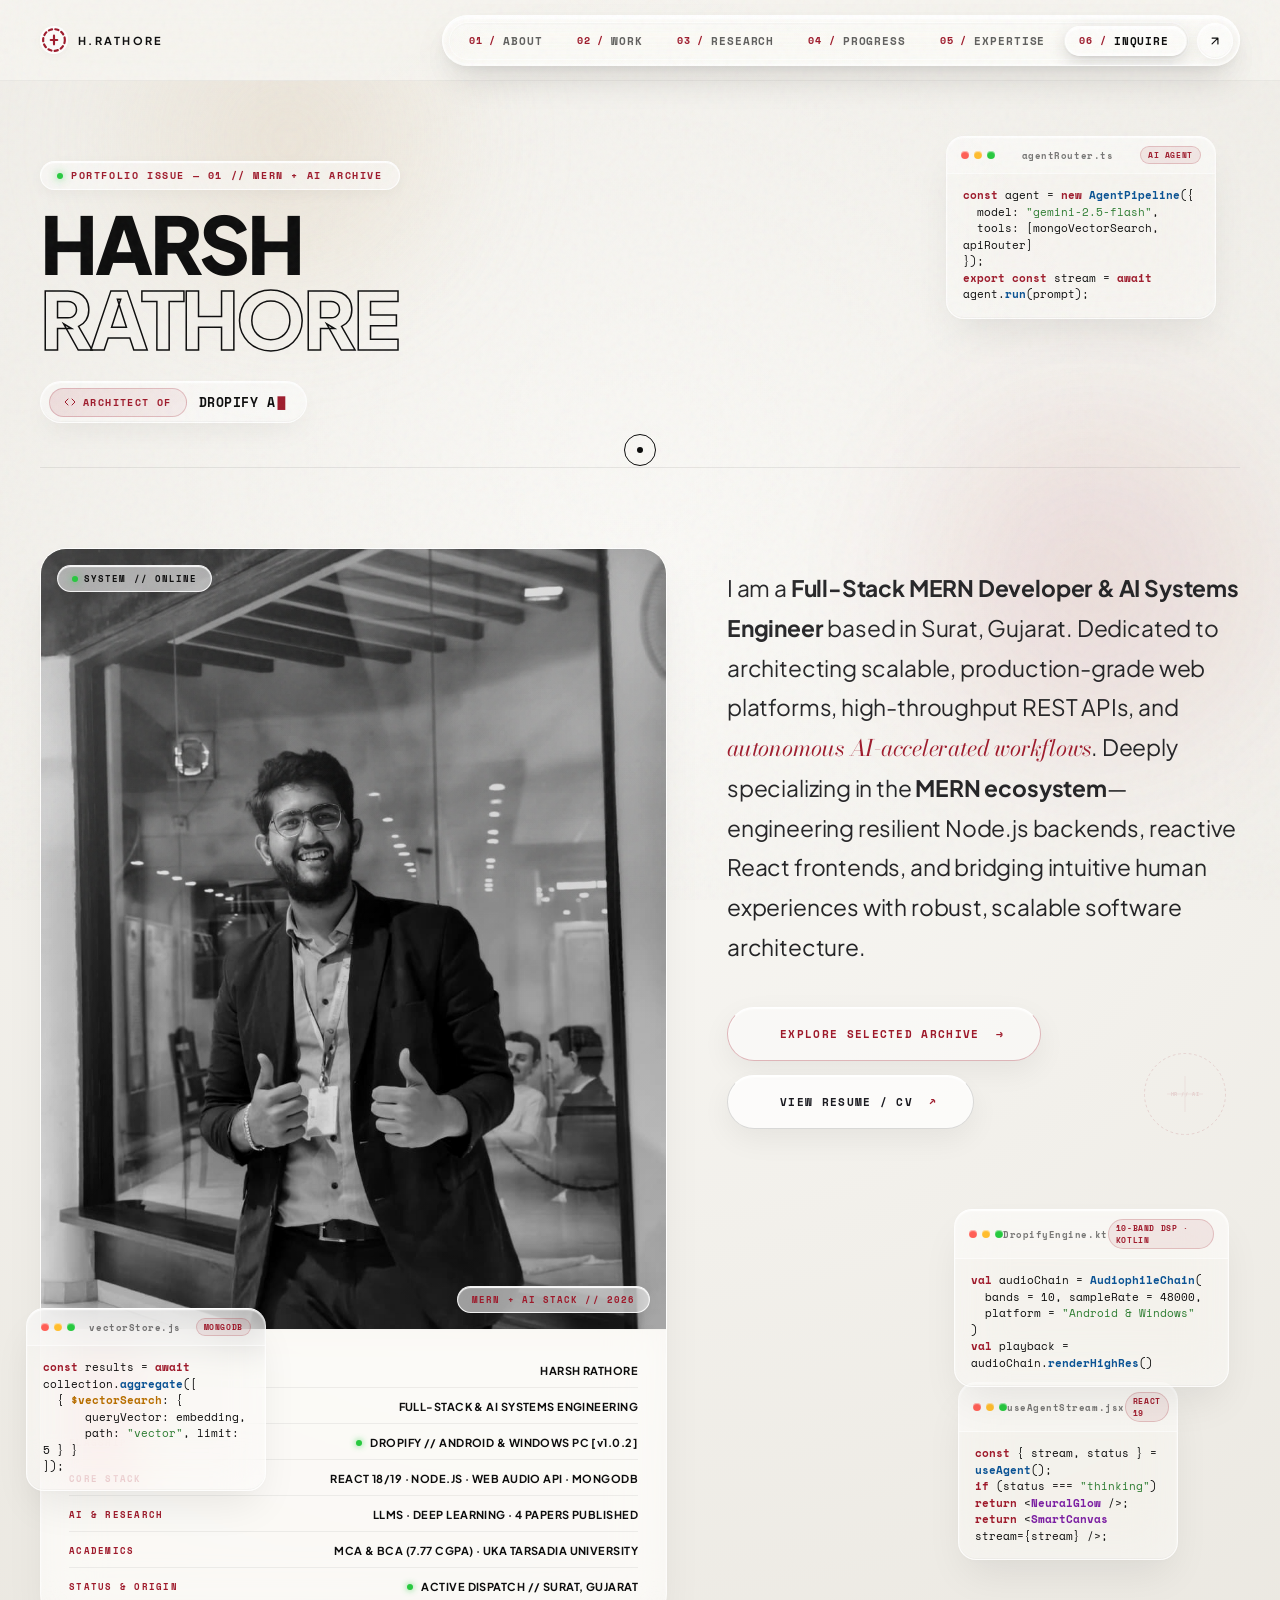
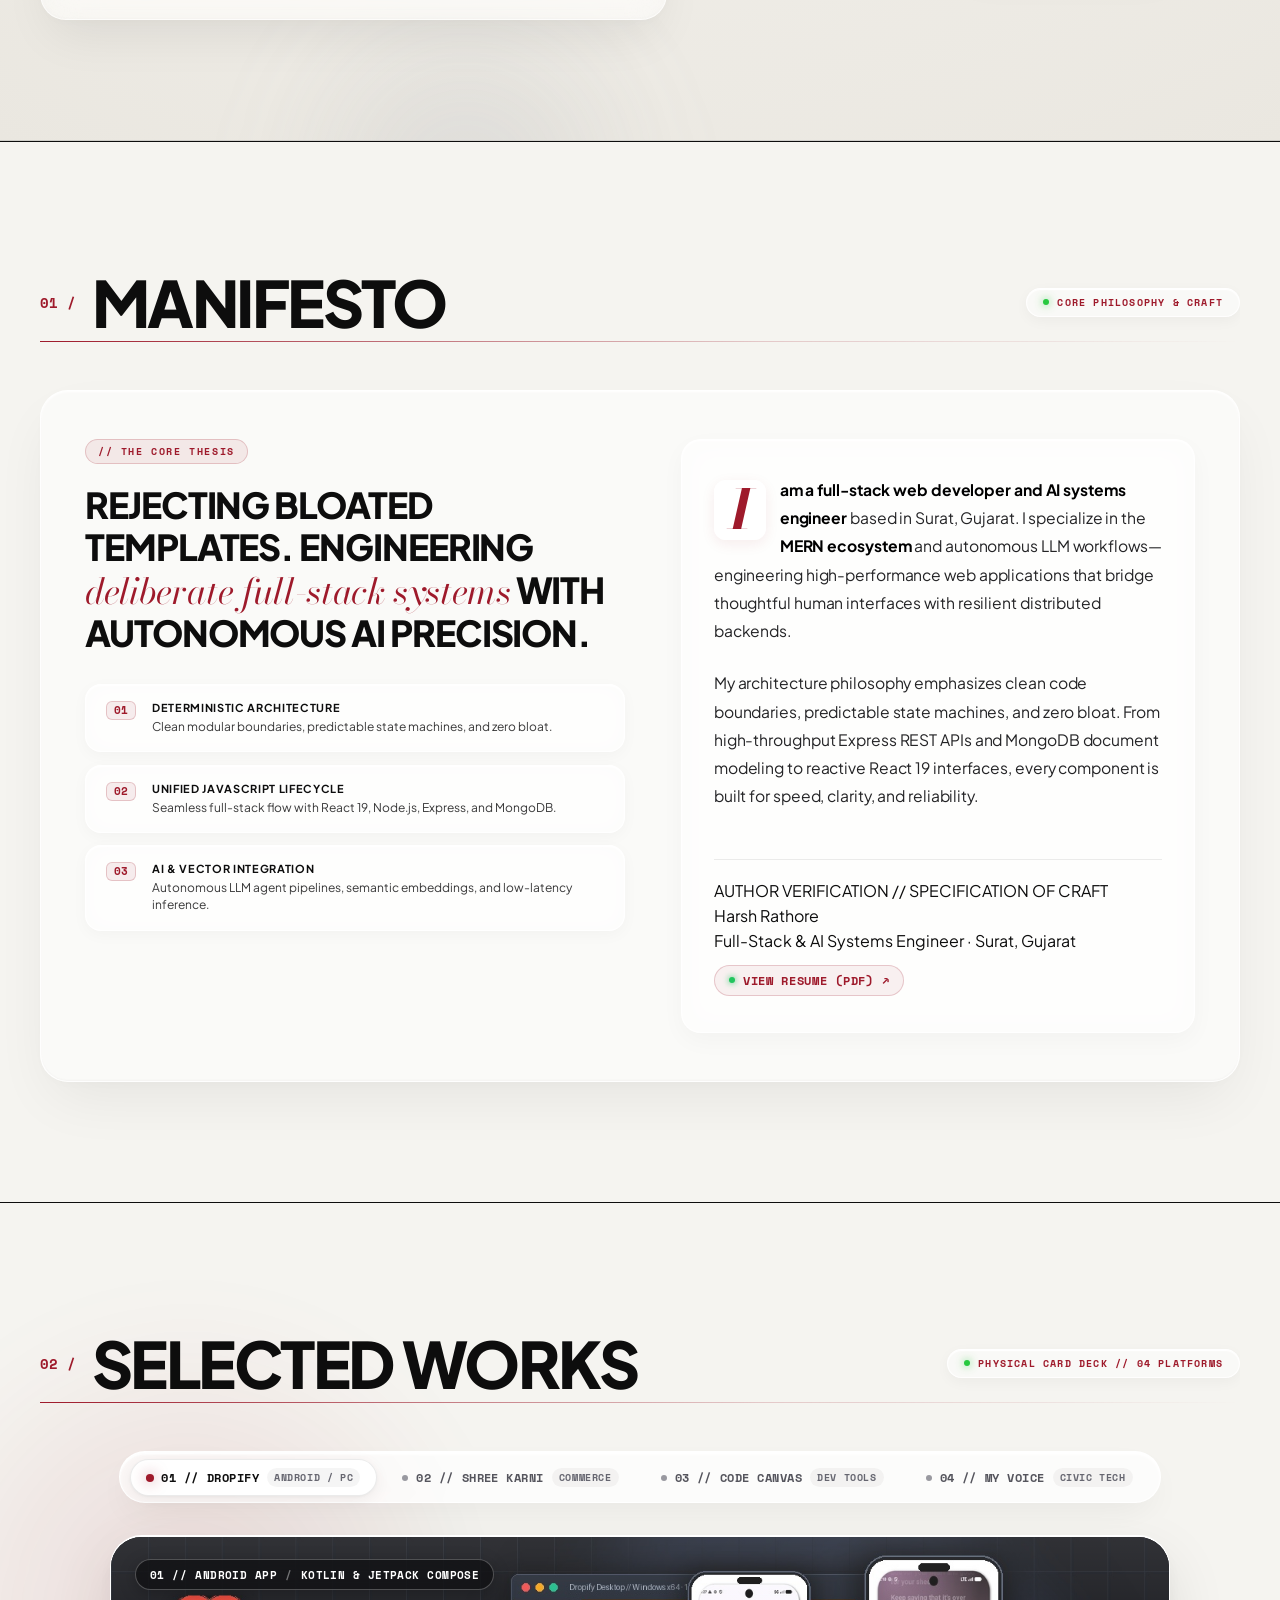
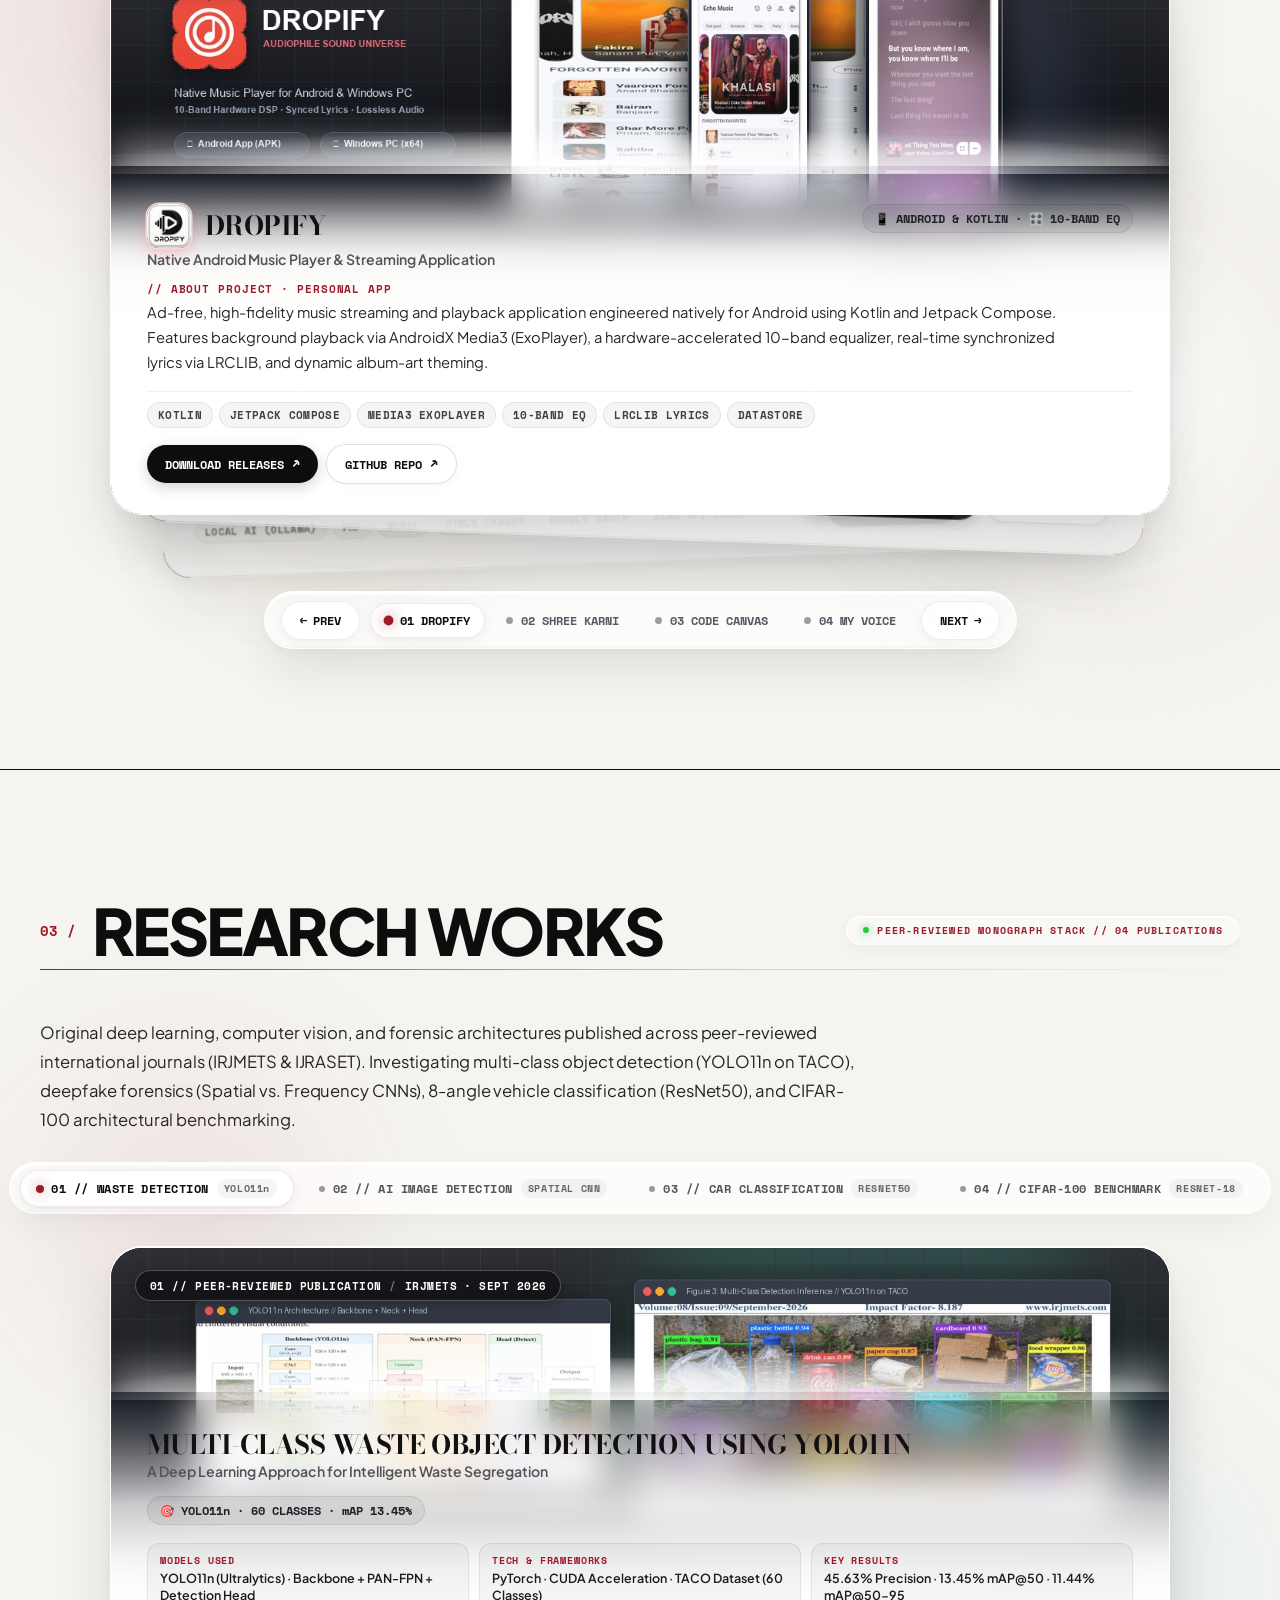
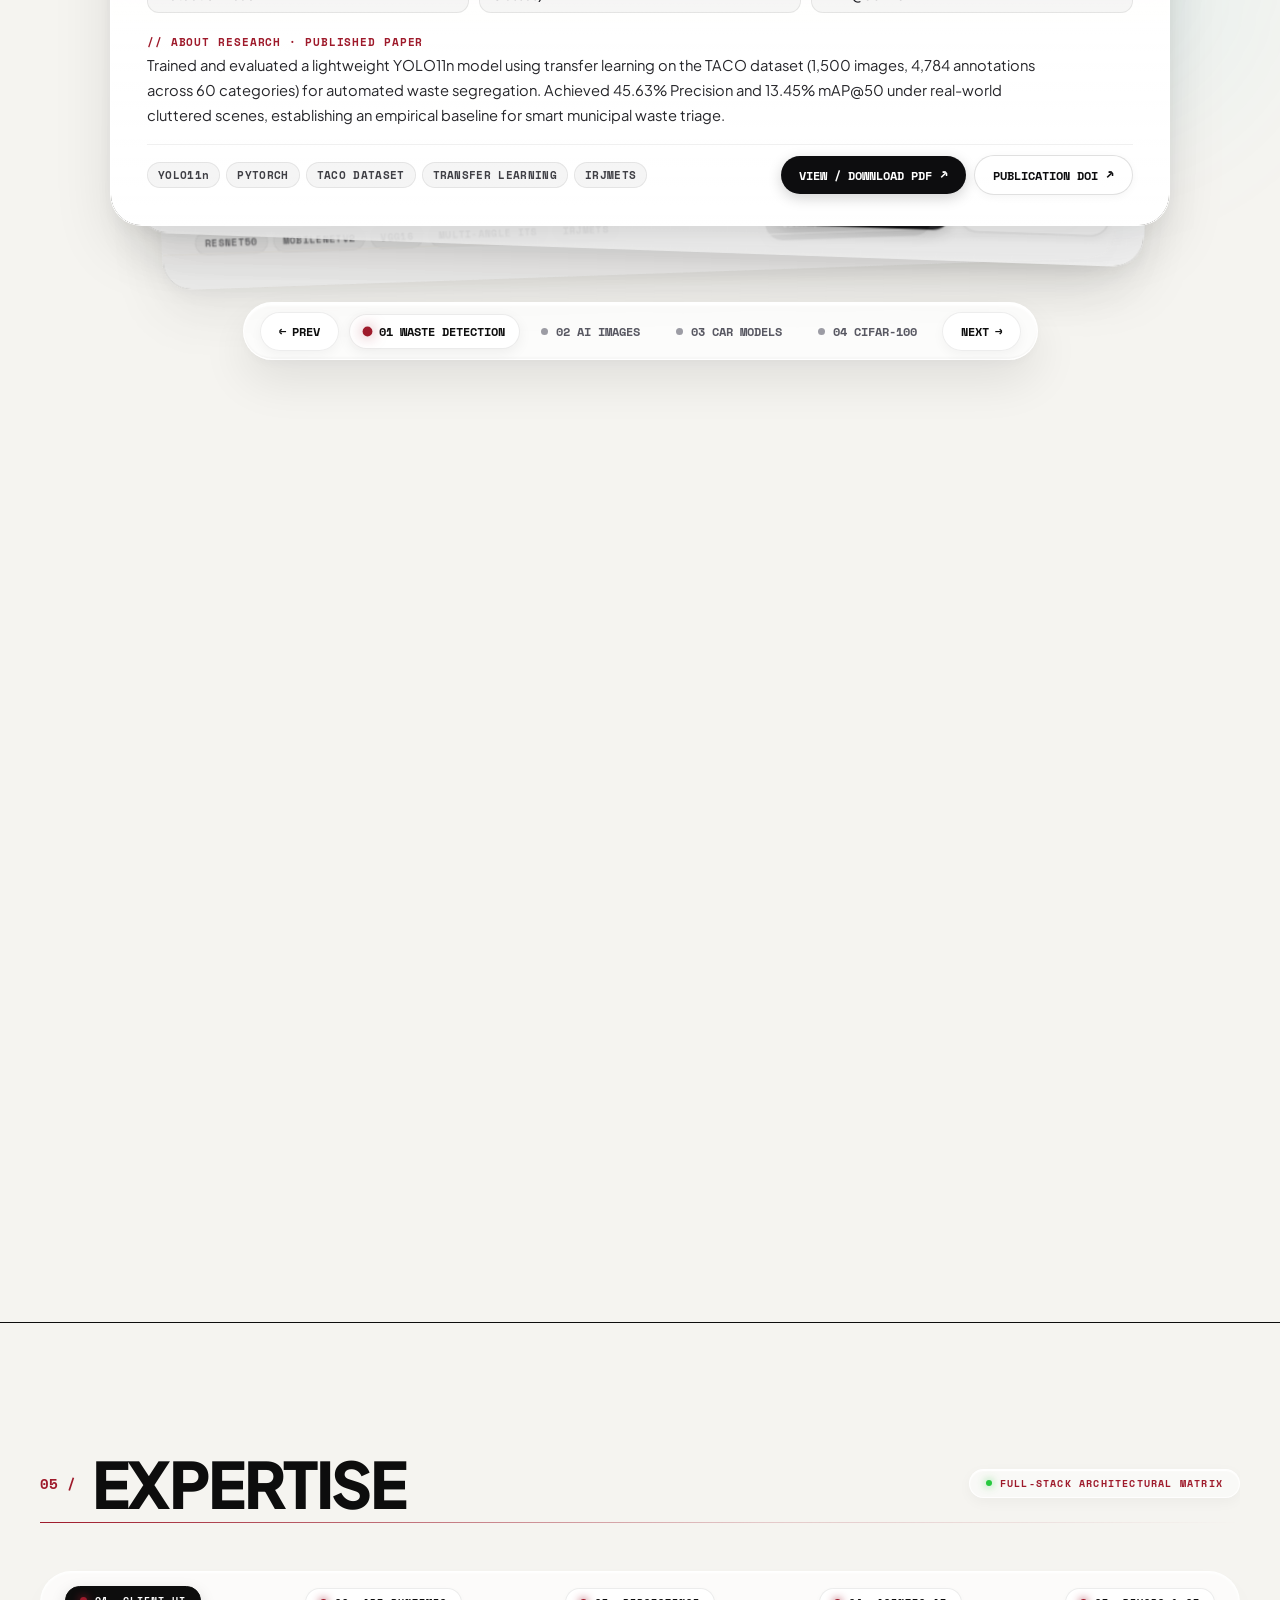
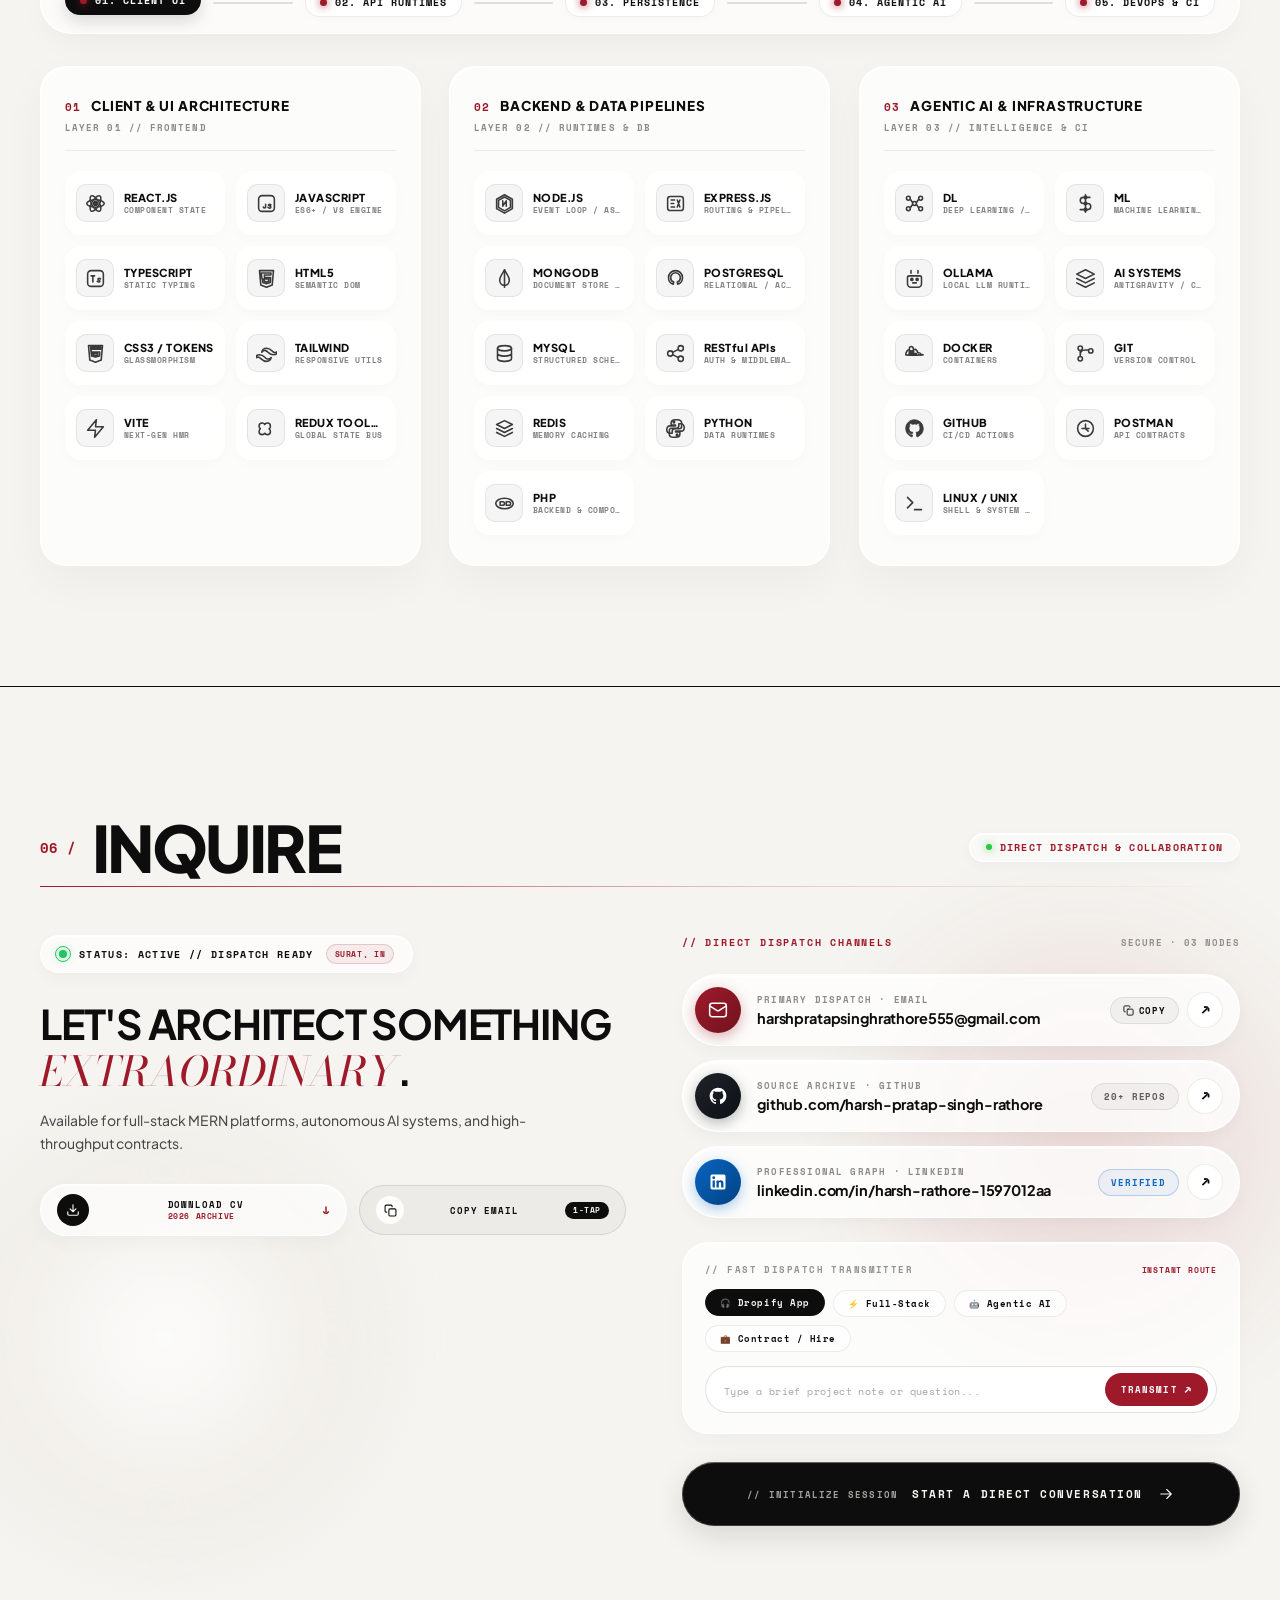
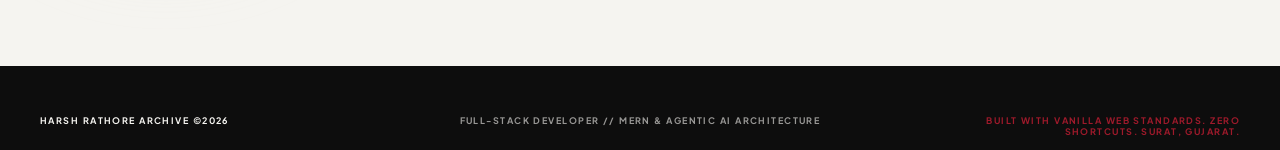
<file: index.html>
<!DOCTYPE html>
<html lang="en">

<head>
  <meta charset="UTF-8" />
  <meta name="viewport" content="width=device-width, initial-scale=1.0" />
  <meta name="description"
    content="Harsh Rathore — Full-Stack Web Developer & AI Systems Engineer specializing in MERN ecosystem, Agentic LLM pipelines, clean backend architectures, and luxurious digital interfaces." />
  <meta name="keywords" content="Harsh Rathore, Full-Stack Developer, MERN Stack, AI Systems Engineer, React 19, Node.js, Express, MongoDB, Surat, Gujarat" />
  <meta property="og:title" content="HARSH RATHORE · FULL-STACK WEB DEVELOPER & AI SYSTEMS ENGINEER" />
  <meta property="og:description" content="Architecting production-grade MERN platforms and autonomous LLM systems with liquid glass brutalist aesthetics." />
  <meta property="og:image" content="profile.jpg" />
  <meta property="og:type" content="website" />
  <meta name="twitter:card" content="summary_large_image" />
  <meta name="twitter:title" content="HARSH RATHORE · FULL-STACK & AI SYSTEMS" />
  <meta name="twitter:description" content="Production-grade web systems, MERN stack architectures, and low-latency LLM agent pipelines." />
  <meta name="twitter:image" content="profile.jpg" />
  <title>HARSH RATHORE · FULL-STACK &amp; AI SYSTEMS ENGINEER</title>

  <!-- Google Fonts Preconnect & Display Swap -->
  <link rel="preconnect" href="https://fonts.googleapis.com" />
  <link rel="preconnect" href="https://fonts.gstatic.com" crossorigin />
  <link
    href="https://fonts.googleapis.com/css2?family=Bodoni+Moda:ital,opsz,wght@0,6..96,400;0,6..96,700;1,6..96,400&family=Plus+Jakarta+Sans:wght@400;500;600;700;800&family=Space+Mono:wght@400;700&display=swap"
    rel="stylesheet" />

  <link rel="stylesheet" href="style.css" />
</head>

<body class="luxury-aesthetic">

  <!-- ─────────────── LUXURY CURSOR ─────────────── -->
  <div class="custom-cursor" aria-hidden="true">
    <div class="cursor-dot"></div>
    <div class="cursor-ring"></div>
  </div>

  <!-- ─────────────── FILM GRAIN OVERLAY ─────────────── -->
  <div class="film-grain" aria-hidden="true"></div>
  <div class="lens-flare" aria-hidden="true"></div>

  <!-- ─────────────── CINEMATIC INTRO SCENE ─────────────── -->
  <div id="intro-scene" class="intro-active">
    <div class="intro-noise-overlay"></div>
    <div class="intro-vignette"></div>

    <!-- Premium Skip Button -->
    <button id="skip-intro-btn" class="skip-intro-btn" aria-label="Skip Intro">[ SKIP INTRO // ]</button>

    <!-- Watermark layer revealed during impact transition -->
    <div class="bg-depth-watermark" id="intro-watermark">HARSH</div>

    <div class="intro-stage">
      <div class="intro-brand-container">
        <!-- Spelled out letter-by-letter dynamically -->
        <h1 class="intro-brand-main" id="intro-brand-first"></h1>
        <h1 class="intro-brand-sub" id="intro-brand-second">RATHORE</h1>
      </div>
    </div>

    <div class="intro-footer-ui">
      <div class="footer-col-left">
        <span class="spec-label">DEVELOPER ARCHIVE</span>
        <span class="spec-value">ISSUE 01 / 2026</span>
      </div>
      <div class="footer-col-center">
        <!-- Premium ticker counter -->
        <div class="counter-display">
          <span class="counter-num" id="intro-counter">00</span>
          <span class="counter-unit">%</span>
        </div>
      </div>
      <div class="footer-col-right">
        <span class="spec-label">LOCATION</span>
        <span class="spec-value">SURAT, GUJARAT</span>
      </div>
    </div>
  </div>

  <!-- ─────────────── MAIN PORTFOLIO WRAPPER ─────────────── -->
  <main id="main-content" class="content-hidden">

    <!-- ─────────────── HEADER WITH IOS LIQUID GLASS DOCK ─────────────── -->
    <header id="main-header">
      <div class="header-inner">
        <!-- Logo / Developer Brand -->
        <a href="#hero-exhibition" class="header-brand" aria-label="Harsh Rathore Home">
          <span class="brand-monogram-pill">
            <svg class="brand-monogram-svg" viewBox="0 0 24 24" fill="none" stroke="currentColor" stroke-width="2" stroke-linecap="round" stroke-linejoin="round" aria-hidden="true">
              <circle cx="12" cy="12" r="10" stroke-dasharray="3 3" />
              <path d="M12 8v8M9 12h6" />
            </svg>
          </span>
          <span class="brand-text">H.RATHORE</span>
        </a>

        <!-- Mobile Header Quick Resume Pill (Visible on mobile & tablet) -->
        <a href="Harsh_Rathore_Resume.pdf" target="_blank" rel="noopener noreferrer" class="header-mobile-cv-pill" aria-label="View Harsh Rathore Resume">
          <span class="mobile-cv-dot"></span>
          <span>CV</span>
          <span class="mobile-cv-arr">↗</span>
        </a>

        <!-- Desktop Navigation: iOS Liquid Glass Floating Dock with Elastic Stretching Capsule -->
        <nav class="editorial-nav liquid-glass-dock" aria-label="Main Navigation">
          <!-- Glass Inner Track containing sliding capsule and links -->
          <div class="glass-pill-track" id="glass-pill-track">
            <!-- Dynamic Sliding Liquid Glass Capsule (ColorOS & iOS Spring Eased) -->
            <div class="nav-active-capsule" id="nav-active-capsule" aria-hidden="true"></div>
            
            <ul class="nav-links">
              <li><a href="#about" class="nav-item active" data-index="0"><span>01 /</span> ABOUT</a></li>
              <li><a href="#projects" class="nav-item" data-index="1"><span>02 /</span> WORK</a></li>
              <li><a href="#research" class="nav-item" data-index="2"><span>03 /</span> RESEARCH</a></li>
              <li><a href="#progress" class="nav-item" data-index="3"><span>04 /</span> PROGRESS</a></li>
              <li><a href="#skills" class="nav-item" data-index="4"><span>05 /</span> EXPERTISE</a></li>
              <li><a href="#contact" class="nav-item" data-index="5"><span>06 /</span> INQUIRE</a></li>
            </ul>
          </div>

          <!-- Circular Liquid Glass Quick Action Button -->
          <a href="#contact" class="nav-glass-circle-btn magnetic-element" aria-label="Direct Inquire / Connect" title="Direct Inquire">
            <svg class="nav-circle-svg" viewBox="0 0 24 24" fill="none" stroke="currentColor" stroke-width="2" stroke-linecap="round" stroke-linejoin="round" aria-hidden="true">
              <path d="M7 17L17 7M17 7H7M17 7V17" />
            </svg>
          </a>
        </nav>
      </div>
    </header>

    <!-- ─────────────── HERO / EXHIBITION ─────────────── -->
    <section id="hero-exhibition">
      <!-- Ambient Liquid Glass Gradient Blobs -->
      <div class="glass-bg-blob blob-one"></div>
      <div class="glass-bg-blob blob-two"></div>
      <div class="glass-bg-blob blob-three"></div>

      <div class="hero-editorial-grid">
        <!-- Liquidified Title Area -->
        <div class="hero-title-area">
          <div class="hero-category-wrapper">
            <span class="hero-glass-pill-badge">
              <span class="pill-dot"></span>
              PORTFOLIO ISSUE — 01 // MERN + AI ARCHIVE
            </span>
          </div>

          <h1 class="hero-main-title">
            <span class="title-line title-first">HARSH</span>
            <span class="title-line title-second">RATHORE</span>
          </h1>

          <!-- Liquid Glass Typing Capsule HUD -->
          <div class="hero-typing-capsule">
            <div class="typing-pill-label">
              <svg class="typing-icon-svg" viewBox="0 0 24 24" fill="none" stroke="currentColor" stroke-width="2" stroke-linecap="round" stroke-linejoin="round" aria-hidden="true">
                <polyline points="16 18 22 12 16 6"/>
                <polyline points="8 6 2 12 8 18"/>
              </svg>
              <span>ARCHITECT OF</span>
            </div>
            <div class="typing-content">
              <span id="typing-text"></span><span class="typing-cursor">█</span>
            </div>
          </div>
        </div>

        <!-- Liquid Glass Photo Holder Box & Tech Spec Sheet -->
        <div class="hero-canvas-frame">
          <div class="editorial-image-container">
            <div class="image-overlay-filter"></div>
            <div class="glass-sheen-shine"></div>
            <!-- High-resolution portrait of Harsh Rathore (Optimized 86.5KB primary asset) -->
            <picture>
              <source srcset="profile.jpg" type="image/jpeg">
              <img src="profile.jpg" width="800" height="1000" alt="Harsh Rathore - Full-Stack Web Developer & AI Systems Engineer" class="editorial-img" fetchpriority="high" decoding="async" />
            </picture>
            
            <!-- Corner Floating Glass HUD Badges -->
            <div class="frame-glass-tag frame-tag-top">
              <span class="live-dot-pulse"></span> SYSTEM // ONLINE
            </div>
            <div class="frame-glass-tag frame-tag-bottom">
              MERN + AI STACK // 2026
            </div>
          </div>

          <!-- Tech Spec Sheet under Photo Box -->
          <div class="frame-spec-sheet">
            <div class="spec-row">
              <span class="spec-term">DEVELOPER</span>
              <span class="spec-val">HARSH RATHORE</span>
            </div>
            <div class="spec-row">
              <span class="spec-term">DISCIPLINE</span>
              <span class="spec-val">FULL-STACK &amp; AI SYSTEMS ENGINEERING</span>
            </div>
            <div class="spec-row">
              <span class="spec-term">FLAGSHIP</span>
              <span class="spec-val text-accent"><span class="status-dot-mini ruby"></span> DROPIFY // ANDROID &amp; WINDOWS PC [v1.0.2]</span>
            </div>
            <div class="spec-row">
              <span class="spec-term">CORE STACK</span>
              <span class="spec-val">REACT 18/19 &middot; NODE.JS &middot; WEB AUDIO API &middot; MONGODB</span>
            </div>
            <div class="spec-row">
              <span class="spec-term">AI &amp; RESEARCH</span>
              <span class="spec-val">LLMS &middot; DEEP LEARNING &middot; 4 PAPERS PUBLISHED</span>
            </div>
            <div class="spec-row">
              <span class="spec-term">ACADEMICS</span>
              <span class="spec-val">MCA &amp; BCA (7.77 CGPA) &middot; UKA TARSADIA UNIVERSITY</span>
            </div>
            <div class="spec-row">
              <span class="spec-term">STATUS &amp; ORIGIN</span>
              <span class="spec-val text-accent"><span class="status-dot-mini"></span> ACTIVE DISPATCH // SURAT, GUJARAT</span>
            </div>
          </div>
        </div>

        <!-- MERN + AI Editorial Statement Area -->
        <div class="hero-statement-area" style="position: relative;">
          <p class="editorial-lead-para">
            I am a <strong>Full-Stack MERN Developer &amp; AI Systems Engineer</strong> based in Surat, Gujarat. Dedicated to architecting scalable, production-grade web platforms, high-throughput REST APIs, and <span class="italic-serif text-accent">autonomous AI-accelerated workflows</span>. Deeply specializing in the <strong>MERN ecosystem</strong>—engineering resilient Node.js backends, reactive React frontends, and bridging intuitive human experiences with robust, scalable software architecture.
          </p>
          <div class="cta-strip">
            <a href="#projects" class="editorial-btn magnetic-element">
              <span class="btn-liquid-sheen"></span>
              EXPLORE SELECTED ARCHIVE <span class="btn-arrow">→</span>
            </a>
            <a href="Harsh_Rathore_Resume.pdf" target="_blank" rel="noopener noreferrer" class="editorial-btn editorial-btn-ghost magnetic-element" aria-label="View Resume / Curriculum Vitae">
              <span class="btn-liquid-sheen"></span>
              VIEW RESUME / CV <span class="btn-arrow">↗</span>
            </a>
          </div>
          <div class="editorial-stamp-badge" aria-hidden="true">
            <svg class="stamp-svg" viewBox="0 0 100 100" fill="none" xmlns="http://www.w3.org/2000/svg">
              <circle cx="50" cy="50" r="45" stroke="currentColor" stroke-width="1" stroke-dasharray="3 3" />
              <path d="M30 50h40M50 30v40" stroke="currentColor" stroke-width="0.5" />
              <text x="50" y="52" class="stamp-text" text-anchor="middle" font-family="var(--font-mono)" font-size="6" font-weight="700" fill="currentColor" letter-spacing="0.1em">HR // AI</text>
            </svg>
          </div>
        </div>
      </div>

      <!-- Floating Interactive Code Shells (iOS Liquid Glass with MERN + AI Architecture Snippets) -->
      <div class="code-shell-float shell-manifesto">
        <div class="code-shell-header">
          <div class="code-shell-dots">
            <span class="dot red"></span>
            <span class="dot yellow"></span>
            <span class="dot green"></span>
          </div>
          <span class="code-shell-title">agentRouter.ts</span>
          <span class="code-shell-badge">AI AGENT</span>
        </div>
        <div class="code-shell-body">
          <pre><code><span class="code-keyword">const</span> agent = <span class="code-keyword">new</span> <span class="code-fn">AgentPipeline</span>({
  model: <span class="code-string">"gemini-2.5-flash"</span>,
  tools: [mongoVectorSearch, apiRouter]
});
<span class="code-keyword">export const</span> stream = <span class="code-keyword">await</span> agent.<span class="code-fn">run</span>(prompt);</code></pre>
        </div>
      </div>

      <div class="code-shell-float shell-stylist">
        <div class="code-shell-header">
          <div class="code-shell-dots">
            <span class="dot red"></span>
            <span class="dot yellow"></span>
            <span class="dot green"></span>
          </div>
          <span class="code-shell-title">useAgentStream.jsx</span>
          <span class="code-shell-badge">REACT 19</span>
        </div>
        <div class="code-shell-body">
          <pre><code><span class="code-keyword">const</span> { stream, status } = <span class="code-fn">useAgent</span>();
<span class="code-keyword">if</span> (status === <span class="code-string">"thinking"</span>) <span class="code-keyword">return</span> &lt;<span class="code-selector">NeuralGlow</span> /&gt;;
<span class="code-keyword">return</span> &lt;<span class="code-selector">SmartCanvas</span> stream={stream} /&gt;;</code></pre>
        </div>
      </div>

      <div class="code-shell-float shell-loop">
        <div class="code-shell-header">
          <div class="code-shell-dots">
            <span class="dot red"></span>
            <span class="dot yellow"></span>
            <span class="dot green"></span>
          </div>
          <span class="code-shell-title">vectorStore.js</span>
          <span class="code-shell-badge">MONGODB</span>
        </div>
        <div class="code-shell-body">
          <pre><code><span class="code-keyword">const</span> results = <span class="code-keyword">await</span> collection.<span class="code-fn">aggregate</span>([
  { <span class="code-property">$vectorSearch</span>: {
      queryVector: embedding,
      path: <span class="code-string">"vector"</span>, limit: 5 } }
]);</code></pre>
        </div>
      </div>

      <div class="code-shell-float shell-dropify">
        <div class="code-shell-header">
          <div class="code-shell-dots">
            <span class="dot red"></span>
            <span class="dot yellow"></span>
            <span class="dot green"></span>
          </div>
          <span class="code-shell-title">DropifyEngine.kt</span>
          <span class="code-shell-badge">10-BAND DSP · KOTLIN</span>
        </div>
        <div class="code-shell-body">
          <pre><code><span class="code-keyword">val</span> audioChain = <span class="code-fn">AudiophileChain</span>(
  bands = <span class="code-number">10</span>, sampleRate = <span class="code-number">48000</span>,
  platform = <span class="code-string">"Android &amp; Windows"</span>
)
<span class="code-keyword">val</span> playback = audioChain.<span class="code-fn">renderHighRes</span>()</code></pre>
        </div>
      </div>
    </section>

    <!-- ─────────────── ABOUT / MANIFESTO ─────────────── -->
    <section id="about" class="editorial-section">
      <div class="section-header-brutalist">
        <span class="section-index">01 /</span>
        <h2 class="section-title-brutalist">MANIFESTO</h2>
        <div class="header-glass-pill">
          <span class="pill-dot"></span>
          <span>CORE PHILOSOPHY &amp; CRAFT</span>
        </div>
      </div>

      <!-- Main iOS Liquid Glass Manifesto Canvas -->
      <div class="manifesto-glass-canvas">
        <div class="manifesto-grid">
          
          <!-- Left Column: Core Thesis & Dynamic Pillars -->
          <div class="manifesto-left">
            <div class="thesis-tag-wrapper">
              <span class="manifesto-thesis-tag">// THE CORE THESIS</span>
            </div>
            
            <h3 class="manifesto-heading">
              Rejecting bloated templates. Engineering <span class="manifesto-highlight">deliberate full-stack systems</span> with autonomous AI precision.
            </h3>

            <!-- Dynamic Engineering Pillars (iOS Frosted Cards) -->
            <div class="manifesto-pillars-list">
              <div class="pillar-card magnetic-element">
                <div class="pillar-num">01</div>
                <div class="pillar-text-group">
                  <span class="pillar-title">DETERMINISTIC ARCHITECTURE</span>
                  <span class="pillar-desc">Clean modular boundaries, predictable state machines, and zero bloat.</span>
                </div>
              </div>

              <div class="pillar-card magnetic-element">
                <div class="pillar-num">02</div>
                <div class="pillar-text-group">
                  <span class="pillar-title">UNIFIED JAVASCRIPT LIFECYCLE</span>
                  <span class="pillar-desc">Seamless full-stack flow with React 19, Node.js, Express, and MongoDB.</span>
                </div>
              </div>

              <div class="pillar-card magnetic-element">
                <div class="pillar-num">03</div>
                <div class="pillar-text-group">
                  <span class="pillar-title">AI &amp; VECTOR INTEGRATION</span>
                  <span class="pillar-desc">Autonomous LLM agent pipelines, semantic embeddings, and low-latency inference.</span>
                </div>
              </div>
            </div>
          </div>

          <!-- Right Column: High-Contrast Prose & Verified Seal -->
          <div class="manifesto-right">
            <div class="manifesto-prose-card">
              <div class="manifesto-body">
                <p class="drop-cap-p">
                  <span class="drop-cap-liquid">I</span>
                  <strong class="prose-strong">am a full-stack web developer and AI systems engineer</strong> based in Surat, Gujarat. I specialize in the <strong>MERN ecosystem</strong> and autonomous LLM workflows—engineering high-performance web applications that bridge thoughtful human interfaces with resilient distributed backends.
                </p>
                <p>
                  My architecture philosophy emphasizes clean code boundaries, predictable state machines, and zero bloat. From high-throughput Express REST APIs and MongoDB document modeling to reactive React 19 interfaces, every component is built for speed, clarity, and reliability.
                </p>
              </div>

              <!-- Manifesto Footer: Signature & Glass Seal -->
              <div class="manifesto-footer">
                <div class="manifesto-sign">
                  <span class="sign-label">AUTHOR VERIFICATION // SPECIFICATION OF CRAFT</span>
                  <span class="signature-text">Harsh Rathore</span>
                  <span class="sign-sub">Full-Stack &amp; AI Systems Engineer · Surat, Gujarat</span>
                  <a href="Harsh_Rathore_Resume.pdf" target="_blank" rel="noopener noreferrer" class="manifesto-cv-pill" aria-label="View Harsh Rathore Resume">
                    <span class="cv-pill-dot"></span>
                    <span>VIEW RESUME (PDF)</span>
                    <span class="cv-pill-arr">↗</span>
                  </a>
                </div>

                <div class="manifesto-seal" aria-hidden="true">
                  <svg class="seal-svg" viewBox="0 0 100 100" fill="none">
                    <circle cx="50" cy="50" r="46" stroke="currentColor" stroke-width="1.2" stroke-dasharray="4 3"/>
                    <circle cx="50" cy="50" r="38" stroke="currentColor" stroke-width="0.8"/>
                    <path d="M50 20v60M20 50h60" stroke="currentColor" stroke-width="0.5"/>
                    <text x="50" y="53" text-anchor="middle" font-family="var(--font-mono)" font-size="7" font-weight="700" fill="currentColor" letter-spacing="0.12em">VERIFIED</text>
                  </svg>
                </div>
              </div>
            </div>
          </div>

        </div>
      </div>
    </section>



        <!-- ─────────────── 02 / SELECTED WORKS (3D PHYSICAL CARD STACK & LIQUID BUBBLE DOCK) ─────────────── -->
    <section id="projects" class="editorial-section">
      <!-- Ambient Liquid Glass Refraction Backdrop -->
      <div class="projects-ambient-backdrop" aria-hidden="true">
        <div class="proj-blob-crimson"></div>
        <div class="proj-blob-specular"></div>
        <div class="proj-blob-amber"></div>
      </div>

      <!-- Brutalist Header -->
      <div class="section-header-brutalist">
        <span class="section-index">02 /</span>
        <h2 class="section-title-brutalist">SELECTED WORKS</h2>
        <div class="header-glass-pill">
          <span class="pill-dot"></span>
          <span>PHYSICAL CARD DECK // 04 PLATFORMS</span>
        </div>
      </div>

      <!-- Quick Project Jump Bubble Bar -->
      <div class="bubble-jump-bar-wrap">
        <div class="bubble-jump-bar" id="projectsJumpBar" role="tablist" aria-label="Project Quick Selector">
          <button type="button" class="bubble-jump-pill is-active" data-jump="0" aria-label="Select Dropify">
            <span class="jump-pill-dot"></span>
            <span class="jump-pill-idx">01 //</span>
            <span class="jump-pill-name">DROPIFY</span>
            <span class="jump-pill-badge">ANDROID / PC</span>
          </button>
          <button type="button" class="bubble-jump-pill" data-jump="1" aria-label="Select Shree Karni Textiles">
            <span class="jump-pill-dot"></span>
            <span class="jump-pill-idx">02 //</span>
            <span class="jump-pill-name">SHREE KARNI</span>
            <span class="jump-pill-badge">COMMERCE</span>
          </button>
          <button type="button" class="bubble-jump-pill" data-jump="2" aria-label="Select Code Canvas">
            <span class="jump-pill-dot"></span>
            <span class="jump-pill-idx">03 //</span>
            <span class="jump-pill-name">CODE CANVAS</span>
            <span class="jump-pill-badge">DEV TOOLS</span>
          </button>
          <button type="button" class="bubble-jump-pill" data-jump="3" aria-label="Select My Voice">
            <span class="jump-pill-dot"></span>
            <span class="jump-pill-idx">04 //</span>
            <span class="jump-pill-name">MY VOICE</span>
            <span class="jump-pill-badge">CIVIC TECH</span>
          </button>
        </div>
      </div>

      <!-- 3D Card Stack Viewport -->
      <div class="card-stack-viewport" id="projectsStackViewport">
        <div class="card-stack-deck" id="projectsCardStack" aria-label="Interactive 3D Project Card Stack">

          <!-- ════ CARD 01: DROPIFY (FLAGSHIP MAIN WORKING PROJECT) ════ -->
          <article class="deck-card stack-pos-0" data-card-idx="0" data-card-id="dropify">
            <div class="deck-card-substrate" aria-hidden="true"></div>
            <div class="deck-card-media-box">
              <img src="assets/projects/dropify.jpg" alt="Dropify Native Audiophile Music Player for Android &amp; Windows PC" class="deck-card-photo" loading="eager" />
              <div class="deck-card-specular-sheen" aria-hidden="true"></div>
              
              <!-- Floating Top Telemetry Pill -->
              <div class="deck-card-floating-badge">
                <span class="badge-bubble-idx">01 //</span>
                <span class="badge-bubble-live"><span class="badge-live-pulse" style="background:#22c55e;box-shadow:0 0 10px #22c55e;"></span> ANDROID APP</span>
                <span class="badge-bubble-sep">/</span>
                <span class="badge-bubble-meta">KOTLIN &amp; JETPACK COMPOSE</span>
              </div>
            </div>

            <!-- White Cloudy Smoky Gradient Shade Layer -->
            <div class="deck-card-smoky-shade">
              <div class="smoky-mist-aurora" aria-hidden="true"></div>
              <div class="smoky-content-flow">
                <div class="smoky-title-strip">
                  <div class="smoky-title-group">
                    <div class="card-brand-row">
                      <img src="assets/projects/dropify_logo.png" alt="Dropify Logo" class="card-brand-logo-img" />
                      <h3 class="smoky-card-heading">DROPIFY</h3>
                    </div>
                    <span class="smoky-card-subheading">Native Android Music Player &amp; Streaming Application</span>
                  </div>
                  <div class="smoky-telemetry-badge">
                    <span class="telemetry-pin">📱 ANDROID &amp; KOTLIN</span>
                    <span class="telemetry-sep">·</span>
                    <span class="telemetry-speed">🎛️ 10-BAND EQ</span>
                  </div>
                </div>

                <div class="smoky-about-block">
                  <span class="smoky-about-eyebrow">// ABOUT PROJECT · PERSONAL APP</span>
                  <p class="smoky-about-copy">
                    Ad-free, high-fidelity music streaming and playback application engineered natively for Android using Kotlin and Jetpack Compose. Features background playback via AndroidX Media3 (ExoPlayer), a hardware-accelerated 10-band equalizer, real-time synchronized lyrics via LRCLIB, and dynamic album-art theming.
                  </p>
                </div>

                <div class="smoky-footer-strip">
                  <div class="smoky-tags-cluster">
                    <span class="smoky-pill-tag">KOTLIN</span>
                    <span class="smoky-pill-tag">JETPACK COMPOSE</span>
                    <span class="smoky-pill-tag">MEDIA3 EXOPLAYER</span>
                    <span class="smoky-pill-tag">10-BAND EQ</span>
                    <span class="smoky-pill-tag">LRCLIB LYRICS</span>
                    <span class="smoky-pill-tag">DATASTORE</span>
                  </div>
                  <div class="smoky-actions-group">
                    <a href="https://github.com/harsh-pratap-singh-rathore/Dropify/releases" target="_blank" rel="noopener noreferrer" class="bubble-glass-action-btn primary-action">
                      <span>DOWNLOAD RELEASES</span>
                      <span class="btn-arr-bubble">↗</span>
                    </a>
                    <a href="https://github.com/harsh-pratap-singh-rathore/Dropify" target="_blank" rel="noopener noreferrer" class="bubble-glass-action-btn secondary-action">
                      <span>GITHUB REPO</span>
                      <span class="btn-arr-bubble">↗</span>
                    </a>
                  </div>
                </div>
              </div>
            </div>
          </article>

          <!-- ════ CARD 02: SHREE KARNI TEXTILES ════ -->
          <article class="deck-card stack-pos-1" data-card-idx="1" data-card-id="shree-karni">
            <div class="deck-card-substrate" aria-hidden="true"></div>
            <div class="deck-card-media-box">
              <img src="assets/projects/shree_karni.jpg" alt="Shree Karni Textiles Wholesale Architecture" class="deck-card-photo" loading="lazy" />
              <div class="deck-card-specular-sheen" aria-hidden="true"></div>
              
              <!-- Floating Top Telemetry Pill -->
              <div class="deck-card-floating-badge">
                <span class="badge-bubble-idx">02 //</span>
                <span class="badge-bubble-live"><span class="badge-live-pulse"></span> CLIENT PRODUCTION</span>
                <span class="badge-bubble-sep">/</span>
                <span class="badge-bubble-meta">FULL-STACK PHP &amp; MYSQL</span>
              </div>
            </div>

            <!-- White Cloudy Smoky Gradient Shade Layer -->
            <div class="deck-card-smoky-shade">
              <div class="smoky-mist-aurora" aria-hidden="true"></div>
              <div class="smoky-content-flow">
                <div class="smoky-title-strip">
                  <div class="smoky-title-group">
                    <h3 class="smoky-card-heading">SHREE KARNI TEXTILES</h3>
                    <span class="smoky-card-subheading">Online E-Commerce Store for Textile Shop Client</span>
                  </div>
                  <div class="smoky-telemetry-badge">
                    <span class="telemetry-pin">🛍️ CLIENT SHOP</span>
                    <span class="telemetry-sep">·</span>
                    <span class="telemetry-speed">🛒 CART &amp; ADMIN</span>
                  </div>
                </div>

                <div class="smoky-about-block">
                  <span class="smoky-about-eyebrow">// ABOUT PROJECT · CLIENT PRODUCTION</span>
                  <p class="smoky-about-copy">
                    Custom e-commerce web platform built for an Indian textile shop client. Allows customers to browse textile fabrics, view product variants, and place orders through a persistent cart. Includes an administrative dashboard for the shop owner to manage inventory, update product listings, and track customer orders.
                  </p>
                </div>

                <div class="smoky-footer-strip">
                  <div class="smoky-tags-cluster">
                    <span class="smoky-pill-tag">PHP</span>
                    <span class="smoky-pill-tag">MYSQL</span>
                    <span class="smoky-pill-tag">E-COMMERCE</span>
                    <span class="smoky-pill-tag">ADMIN PANEL</span>
                    <span class="smoky-pill-tag">SESSION AUTH</span>
                    <span class="smoky-pill-tag">BOOTSTRAP</span>
                  </div>
                  <div class="smoky-actions-group">
                    <a href="https://shreekarnitextiles.com" target="_blank" rel="noopener noreferrer" class="bubble-glass-action-btn primary-action">
                      <span>VISIT LIVE PLATFORM</span>
                      <span class="btn-arr-bubble">↗</span>
                    </a>
                    <a href="https://github.com/harsh-pratap-singh-rathore" target="_blank" rel="noopener noreferrer" class="bubble-glass-action-btn secondary-action">
                      <span>GITHUB REPO</span>
                      <span class="btn-arr-bubble">↗</span>
                    </a>
                  </div>
                </div>
              </div>
            </div>
          </article>

          <!-- ════ CARD 03: CODE CANVAS ════ -->
          <article class="deck-card stack-pos-2" data-card-idx="2" data-card-id="code-canvas">
            <div class="deck-card-substrate" aria-hidden="true"></div>
            <div class="deck-card-media-box">
              <img src="assets/projects/code_canvas.jpg" alt="Code Canvas Developer Tooling" class="deck-card-photo" loading="lazy" />
              <div class="deck-card-specular-sheen" aria-hidden="true"></div>
              
              <!-- Floating Top Telemetry Pill -->
              <div class="deck-card-floating-badge">
                <span class="badge-bubble-idx">03 //</span>
                <span class="badge-bubble-live"><span class="badge-live-pulse amber"></span> RUNS LOCALLY</span>
                <span class="badge-bubble-sep">/</span>
                <span class="badge-bubble-meta">LOCAL AI PORTFOLIO BUILDER</span>
              </div>
            </div>

            <!-- White Cloudy Smoky Gradient Shade Layer -->
            <div class="deck-card-smoky-shade">
              <div class="smoky-mist-aurora" aria-hidden="true"></div>
              <div class="smoky-content-flow">
                <div class="smoky-title-strip">
                  <div class="smoky-title-group">
                    <h3 class="smoky-card-heading">CODE CANVAS</h3>
                    <span class="smoky-card-subheading">Local AI-Powered Website &amp; Portfolio Builder</span>
                  </div>
                  <div class="smoky-telemetry-badge">
                    <span class="telemetry-pin">💻 RUNS LOCALLY</span>
                    <span class="telemetry-sep">·</span>
                    <span class="telemetry-speed">⚡ ZERO API COSTS</span>
                  </div>
                </div>

                <div class="smoky-about-block">
                  <span class="smoky-about-eyebrow">// ABOUT PROJECT · AI DEVELOPER TOOLING</span>
                  <p class="smoky-about-copy">
                    AI portfolio and website maker that runs locally on your system with zero API subscription costs. Users input natural language design prompts and local AI models (via Ollama) generate clean HTML/CSS layouts. Features a full-stack PHP backend with MySQL for saving projects and Google OAuth authentication.
                  </p>
                </div>

                <div class="smoky-footer-strip">
                  <div class="smoky-tags-cluster">
                    <span class="smoky-pill-tag">LOCAL AI (OLLAMA)</span>
                    <span class="smoky-pill-tag">PHP</span>
                    <span class="smoky-pill-tag">MYSQL</span>
                    <span class="smoky-pill-tag">HTML5 CANVAS</span>
                    <span class="smoky-pill-tag">GOOGLE OAUTH</span>
                    <span class="smoky-pill-tag">ZERO API COSTS</span>
                  </div>
                  <div class="smoky-actions-group">
                    <a href="https://codecanvas.page/public/index.html" target="_blank" rel="noopener noreferrer" class="bubble-glass-action-btn primary-action">
                      <span>LAUNCH STUDIO</span>
                      <span class="btn-arr-bubble">↗</span>
                    </a>
                    <a href="https://github.com/harsh-pratap-singh-rathore/CodeCanvas" target="_blank" rel="noopener noreferrer" class="bubble-glass-action-btn secondary-action">
                      <span>GITHUB REPO</span>
                      <span class="btn-arr-bubble">↗</span>
                    </a>
                  </div>
                </div>
              </div>
            </div>
          </article>

          <!-- ════ CARD 04: MY VOICE ════ -->
          <article class="deck-card stack-pos-hidden" data-card-idx="3" data-card-id="my-voice">
            <div class="deck-card-substrate" aria-hidden="true"></div>
            <div class="deck-card-media-box">
              <img src="assets/projects/my_voice.jpg" alt="My Voice Civic Platform" class="deck-card-photo" loading="lazy" />
              <div class="deck-card-specular-sheen" aria-hidden="true"></div>
              
              <!-- Floating Top Telemetry Pill -->
              <div class="deck-card-floating-badge">
                <span class="badge-bubble-idx">04 //</span>
                <span class="badge-bubble-live"><span class="badge-live-pulse cyan"></span> CIVIC TECH</span>
                <span class="badge-bubble-sep">/</span>
                <span class="badge-bubble-meta">MUNICIPAL INCIDENT TRIAGE</span>
              </div>
            </div>

            <!-- White Cloudy Smoky Gradient Shade Layer -->
            <div class="deck-card-smoky-shade">
              <div class="smoky-mist-aurora" aria-hidden="true"></div>
              <div class="smoky-content-flow">
                <div class="smoky-title-strip">
                  <div class="smoky-title-group">
                    <h3 class="smoky-card-heading">MY VOICE</h3>
                    <span class="smoky-card-subheading">Civic Issue Reporting &amp; Municipal Triage Platform</span>
                  </div>
                  <div class="smoky-telemetry-badge">
                    <span class="telemetry-pin">🛰️ GEOLOCATION</span>
                    <span class="telemetry-sep">·</span>
                    <span class="telemetry-speed">40% FASTER DISPATCH</span>
                  </div>
                </div>

                <div class="smoky-about-block">
                  <span class="smoky-about-eyebrow">// ABOUT PROJECT · CIVIC TECH PLATFORM</span>
                  <p class="smoky-about-copy">
                    Civic tech platform enabling citizens to report, geolocate, and track public infrastructure complaints directly to municipal authorities. Powered by a normalized relational MySQL database tracking issue lifecycles (Reported, In Triage, Dispatched, Resolved) with role-based admin controls, slashing ticket dispatch overhead by 40%.
                  </p>
                </div>

                <div class="smoky-footer-strip">
                  <div class="smoky-tags-cluster">
                    <span class="smoky-pill-tag">PHP</span>
                    <span class="smoky-pill-tag">MYSQL</span>
                    <span class="smoky-pill-tag">RESTFUL APIS</span>
                    <span class="smoky-pill-tag">GEOLOCATION</span>
                    <span class="smoky-pill-tag">ROLE-BASED AUTH</span>
                  </div>
                  <div class="smoky-actions-group">
                    <a href="https://myvoice.gt.tc/MyVoice/frontend/pages/index.php" target="_blank" rel="noopener noreferrer" class="bubble-glass-action-btn primary-action">
                      <span>EXPLORE PLATFORM</span>
                      <span class="btn-arr-bubble">↗</span>
                    </a>
                    <a href="https://github.com/harsh-pratap-singh-rathore" target="_blank" rel="noopener noreferrer" class="bubble-glass-action-btn secondary-action">
                      <span>GITHUB REPO</span>
                      <span class="btn-arr-bubble">↗</span>
                    </a>
                  </div>
                </div>
              </div>
            </div>
          </article>

        </div><!-- /.card-stack-deck -->
      </div><!-- /.card-stack-viewport -->

      <!-- Floating Bubble Like Glassy Texture Nav Controls -->
      <div class="floating-bubble-dock-wrap">
        <div class="floating-bubble-dock" id="projectsBubbleDock" role="toolbar" aria-label="Project Deck Controls">
          <button type="button" class="bubble-nav-btn prev-bubble-btn" id="projStackPrev" aria-label="Previous Project in Stack">
            <span class="bubble-btn-glyph">←</span>
            <span class="bubble-btn-caption">PREV</span>
          </button>

          <div class="bubble-dock-droplets" id="projStackIndicators">
            <button type="button" class="bubble-droplet-pill is-active" data-slide-target="0" aria-label="Card 1: Dropify">
              <span class="droplet-water-orb"></span>
              <span class="droplet-label">01 DROPIFY</span>
            </button>
            <button type="button" class="bubble-droplet-pill" data-slide-target="1" aria-label="Card 2: Shree Karni Textiles">
              <span class="droplet-water-orb"></span>
              <span class="droplet-label">02 SHREE KARNI</span>
            </button>
            <button type="button" class="bubble-droplet-pill" data-slide-target="2" aria-label="Card 3: Code Canvas">
              <span class="droplet-water-orb"></span>
              <span class="droplet-label">03 CODE CANVAS</span>
            </button>
            <button type="button" class="bubble-droplet-pill" data-slide-target="3" aria-label="Card 4: My Voice">
              <span class="droplet-water-orb"></span>
              <span class="droplet-label">04 MY VOICE</span>
            </button>
          </div>

          <button type="button" class="bubble-nav-btn next-bubble-btn" id="projStackNext" aria-label="Next Project in Stack">
            <span class="bubble-btn-caption">NEXT</span>
            <span class="bubble-btn-glyph">→</span>
          </button>
        </div>
      </div>
    </section>

    <!-- ─────────────── 03 / RESEARCH WORKS (3D PHYSICAL CARD STACK & LIQUID BUBBLE DOCK) ─────────────── -->
    <section id="research" class="editorial-section">
      <!-- Ambient Liquid Glass Refraction Backdrop -->
      <div class="research-ambient-backdrop" aria-hidden="true">
        <div class="research-blob-ruby"></div>
        <div class="research-blob-cyan"></div>
      </div>

      <!-- Section Header -->
      <div class="section-header-brutalist">
        <span class="section-index">03 /</span>
        <h2 class="section-title-brutalist">RESEARCH WORKS</h2>
        <div class="header-glass-pill">
          <span class="pill-dot"></span>
          <span>PEER-REVIEWED MONOGRAPH STACK // 04 PUBLICATIONS</span>
        </div>
      </div>

      <div class="research-intro-strip">
        <p class="research-lead-para">
          Original deep learning, computer vision, and forensic architectures published across peer-reviewed international journals (IRJMETS &amp; IJRASET). Investigating multi-class object detection (YOLO11n on TACO), deepfake forensics (Spatial vs. Frequency CNNs), 8-angle vehicle classification (ResNet50), and CIFAR-100 architectural benchmarking.
        </p>
      </div>

      <!-- Quick Research Jump Bubble Bar -->
      <div class="bubble-jump-bar-wrap">
        <div class="bubble-jump-bar" id="researchJumpBar" role="tablist" aria-label="Research Paper Quick Selector">
          <button type="button" class="bubble-jump-pill is-active" data-jump="0" aria-label="Select Multi-Class Waste Detection">
            <span class="jump-pill-dot"></span>
            <span class="jump-pill-idx">01 //</span>
            <span class="jump-pill-name">WASTE DETECTION</span>
            <span class="jump-pill-badge">YOLO11n</span>
          </button>
          <button type="button" class="bubble-jump-pill" data-jump="1" aria-label="Select AI Image Detection">
            <span class="jump-pill-dot"></span>
            <span class="jump-pill-idx">02 //</span>
            <span class="jump-pill-name">AI IMAGE DETECTION</span>
            <span class="jump-pill-badge">SPATIAL CNN</span>
          </button>
          <button type="button" class="bubble-jump-pill" data-jump="2" aria-label="Select Car Model Classification">
            <span class="jump-pill-dot"></span>
            <span class="jump-pill-idx">03 //</span>
            <span class="jump-pill-name">CAR CLASSIFICATION</span>
            <span class="jump-pill-badge">RESNET50</span>
          </button>
          <button type="button" class="bubble-jump-pill" data-jump="3" aria-label="Select CIFAR-100 Benchmarking">
            <span class="jump-pill-dot"></span>
            <span class="jump-pill-idx">04 //</span>
            <span class="jump-pill-name">CIFAR-100 BENCHMARK</span>
            <span class="jump-pill-badge">RESNET-18</span>
          </button>
        </div>
      </div>

      <!-- 3D Research Card Stack Viewport -->
      <div class="card-stack-viewport" id="researchStackViewport">
        <div class="card-stack-deck" id="researchCardStack" aria-label="Interactive 3D Research Card Stack">

          <!-- ════ RESEARCH 01: MULTI-CLASS WASTE OBJECT DETECTION USING YOLO11N ════ -->
          <article class="deck-card stack-pos-0" data-card-idx="0" data-card-id="waste-detection">
            <div class="deck-card-substrate" aria-hidden="true"></div>
            <div class="deck-card-media-box">
              <img src="assets/research/waste_detection.jpg" alt="Multi-Class Waste Object Detection Using YOLO11n" class="deck-card-photo" loading="eager" />
              <div class="deck-card-specular-sheen" aria-hidden="true"></div>
              
              <!-- Floating Top Telemetry Pill -->
              <div class="deck-card-floating-badge">
                <span class="badge-bubble-idx">01 //</span>
                <span class="badge-bubble-live"><span class="badge-live-pulse" style="background:#10b981;box-shadow:0 0 10px #10b981;"></span> PEER-REVIEWED PUBLICATION</span>
                <span class="badge-bubble-sep">/</span>
                <span class="badge-bubble-meta">IRJMETS · SEPT 2026</span>
              </div>
            </div>

            <!-- White Cloudy Smoky Gradient Shade Layer -->
            <div class="deck-card-smoky-shade">
              <div class="smoky-mist-aurora" aria-hidden="true"></div>
              <div class="smoky-content-flow">
                <div class="smoky-title-strip">
                  <div class="smoky-title-group">
                    <h3 class="smoky-card-heading">MULTI-CLASS WASTE OBJECT DETECTION USING YOLO11N</h3>
                    <span class="smoky-card-subheading">A Deep Learning Approach for Intelligent Waste Segregation</span>
                  </div>
                  <div class="smoky-telemetry-badge">
                    <span class="telemetry-pin">🎯 YOLO11n</span>
                    <span class="telemetry-sep">·</span>
                    <span class="telemetry-speed">60 CLASSES · mAP 13.45%</span>
                  </div>
                </div>

                <!-- Small Boxes: Models Used, Tech Used & Results -->
                <div class="research-spec-grid">
                  <div class="research-spec-box">
                    <span class="spec-box-label">MODELS USED</span>
                    <span class="spec-box-value">YOLO11n (Ultralytics) · Backbone + PAN-FPN + Detection Head</span>
                  </div>
                  <div class="research-spec-box">
                    <span class="spec-box-label">TECH &amp; FRAMEWORKS</span>
                    <span class="spec-box-value">PyTorch · CUDA Acceleration · TACO Dataset (60 Classes)</span>
                  </div>
                  <div class="research-spec-box">
                    <span class="spec-box-label">KEY RESULTS</span>
                    <span class="spec-box-value">45.63% Precision · 13.45% mAP@50 · 11.44% mAP@50-95</span>
                  </div>
                </div>

                <div class="smoky-about-block">
                  <span class="smoky-about-eyebrow">// ABOUT RESEARCH · PUBLISHED PAPER</span>
                  <p class="smoky-about-copy">
                    Trained and evaluated a lightweight YOLO11n model using transfer learning on the TACO dataset (1,500 images, 4,784 annotations across 60 categories) for automated waste segregation. Achieved 45.63% Precision and 13.45% mAP@50 under real-world cluttered scenes, establishing an empirical baseline for smart municipal waste triage.
                  </p>
                </div>

                <div class="smoky-footer-strip">
                  <div class="smoky-tags-cluster">
                    <span class="smoky-pill-tag">YOLO11n</span>
                    <span class="smoky-pill-tag">PYTORCH</span>
                    <span class="smoky-pill-tag">TACO DATASET</span>
                    <span class="smoky-pill-tag">TRANSFER LEARNING</span>
                    <span class="smoky-pill-tag">IRJMETS</span>
                  </div>
                  <div class="smoky-actions-group">
                    <a href="assets/research/papers/waste-object-detection-yolo11n.pdf" target="_blank" rel="noopener noreferrer" class="bubble-glass-action-btn primary-action">
                      <span>VIEW / DOWNLOAD PDF</span>
                      <span class="btn-arr-bubble">↗</span>
                    </a>
                    <a href="https://www.doi.org/10.56726/IRJMETS102755" target="_blank" rel="noopener noreferrer" class="bubble-glass-action-btn secondary-action">
                      <span>PUBLICATION DOI</span>
                      <span class="btn-arr-bubble">↗</span>
                    </a>
                  </div>
                </div>
              </div>
            </div>
          </article>

          <!-- ════ RESEARCH 02: SPATIAL VS FREQUENCY-DOMAIN CNN MODELS ════ -->
          <article class="deck-card stack-pos-1" data-card-idx="1" data-card-id="ai-image-detection">
            <div class="deck-card-substrate" aria-hidden="true"></div>
            <div class="deck-card-media-box">
              <img src="assets/research/ai_image_detection.jpg" alt="A Comparative Study of Spatial and Frequency-Domain CNN Models for Detecting AI-Generated Images" class="deck-card-photo" loading="lazy" />
              <div class="deck-card-specular-sheen" aria-hidden="true"></div>
              
              <!-- Floating Top Telemetry Pill -->
              <div class="deck-card-floating-badge">
                <span class="badge-bubble-idx">02 //</span>
                <span class="badge-bubble-live"><span class="badge-live-pulse" style="background:#6366f1;box-shadow:0 0 10px #6366f1;"></span> PEER-REVIEWED PUBLICATION</span>
                <span class="badge-bubble-sep">/</span>
                <span class="badge-bubble-meta">IJRASET · DEC 2025</span>
              </div>
            </div>

            <!-- White Cloudy Smoky Gradient Shade Layer -->
            <div class="deck-card-smoky-shade">
              <div class="smoky-mist-aurora" aria-hidden="true"></div>
              <div class="smoky-content-flow">
                <div class="smoky-title-strip">
                  <div class="smoky-title-group">
                    <h3 class="smoky-card-heading">A COMPARATIVE STUDY OF SPATIAL AND FREQUENCY-DOMAIN CNN MODELS FOR DETECTING AI-GENERATED IMAGES</h3>
                    <span class="smoky-card-subheading">Evaluating Baseline Spatial CNN vs. Hybrid Fast Fourier Transform (FFT) Models</span>
                  </div>
                  <div class="smoky-telemetry-badge">
                    <span class="telemetry-pin">🔍 SPATIAL CNN</span>
                    <span class="telemetry-sep">·</span>
                    <span class="telemetry-speed">85.3% ACCURACY · FFT</span>
                  </div>
                </div>

                <!-- Small Boxes: Models Used, Tech Used & Results -->
                <div class="research-spec-grid">
                  <div class="research-spec-box">
                    <span class="spec-box-label">MODELS USED</span>
                    <span class="spec-box-value">Spatial-Domain CNN · CNN + FFT Dual-Branch Hybrid Architecture</span>
                  </div>
                  <div class="research-spec-box">
                    <span class="spec-box-label">TECH &amp; FRAMEWORKS</span>
                    <span class="spec-box-value">TensorFlow / Keras · Fast Fourier Transform (FFT) · GPU Cloud</span>
                  </div>
                  <div class="research-spec-box">
                    <span class="spec-box-label">KEY RESULTS</span>
                    <span class="spec-box-value">85.3% Spatial Test Accuracy vs. 76–78% Hybrid · 60,000 Images</span>
                  </div>
                </div>

                <div class="smoky-about-block">
                  <span class="smoky-about-eyebrow">// ABOUT RESEARCH · PUBLISHED PAPER</span>
                  <p class="smoky-about-copy">
                    Conducts an empirical comparative study between a baseline spatial-domain CNN and a hybrid CNN integrating Fast Fourier Transform (FFT) frequency features across 60,000 images (30,000 real, 30,000 synthetic). Demonstrates that spatial-domain CNNs achieve 85.3% test accuracy, outperforming frequency hybrids (76–78%) under realistic social-media compression.
                  </p>
                </div>

                <div class="smoky-footer-strip">
                  <div class="smoky-tags-cluster">
                    <span class="smoky-pill-tag">SPATIAL CNN</span>
                    <span class="smoky-pill-tag">FFT FREQUENCY</span>
                    <span class="smoky-pill-tag">TENSORFLOW</span>
                    <span class="smoky-pill-tag">IMAGE FORENSICS</span>
                    <span class="smoky-pill-tag">IJRASET</span>
                  </div>
                  <div class="smoky-actions-group">
                    <a href="assets/research/papers/spatial-frequency-cnn-ai-images.pdf" target="_blank" rel="noopener noreferrer" class="bubble-glass-action-btn primary-action">
                      <span>VIEW / DOWNLOAD PDF</span>
                      <span class="btn-arr-bubble">↗</span>
                    </a>
                    <a href="https://doi.org/10.22214/ijraset.2025.76618" target="_blank" rel="noopener noreferrer" class="bubble-glass-action-btn secondary-action">
                      <span>PUBLICATION DOI</span>
                      <span class="btn-arr-bubble">↗</span>
                    </a>
                  </div>
                </div>
              </div>
            </div>
          </article>

          <!-- ════ RESEARCH 03: CAR MODEL CLASSIFICATION ACROSS 8 ANGLES ════ -->
          <article class="deck-card stack-pos-2" data-card-idx="2" data-card-id="car-classification">
            <div class="deck-card-substrate" aria-hidden="true"></div>
            <div class="deck-card-media-box">
              <img src="assets/research/car_classification.jpg" alt="Analysing the Effectiveness of Deep Learning Models for Car Model Classification" class="deck-card-photo" loading="lazy" />
              <div class="deck-card-specular-sheen" aria-hidden="true"></div>
              
              <!-- Floating Top Telemetry Pill -->
              <div class="deck-card-floating-badge">
                <span class="badge-bubble-idx">03 //</span>
                <span class="badge-bubble-live"><span class="badge-live-pulse ruby"></span> PEER-REVIEWED PUBLICATION</span>
                <span class="badge-bubble-sep">/</span>
                <span class="badge-bubble-meta">IRJMETS · SEPT 2025</span>
              </div>
            </div>

            <!-- White Cloudy Smoky Gradient Shade Layer -->
            <div class="deck-card-smoky-shade">
              <div class="smoky-mist-aurora" aria-hidden="true"></div>
              <div class="smoky-content-flow">
                <div class="smoky-title-strip">
                  <div class="smoky-title-group">
                    <h3 class="smoky-card-heading">ANALYSING THE EFFECTIVENESS OF DEEP LEARNING MODELS FOR CAR MODEL CLASSIFICATION: A COMPARATIVE APPROACH</h3>
                    <span class="smoky-card-subheading">Multi-Angle Perspective Recognition Across 16 Vehicle Models via Pretrained Deep CNNs</span>
                  </div>
                  <div class="smoky-telemetry-badge">
                    <span class="telemetry-pin">🚗 RESNET50</span>
                    <span class="telemetry-sep">·</span>
                    <span class="telemetry-speed">95.8% ACCURACY · 8 ANGLES</span>
                  </div>
                </div>

                <!-- Small Boxes: Models Used, Tech Used & Results -->
                <div class="research-spec-grid">
                  <div class="research-spec-box">
                    <span class="spec-box-label">MODELS USED</span>
                    <span class="spec-box-value">ResNet50 (Skip Connections) · MobileNetV2 · VGG16</span>
                  </div>
                  <div class="research-spec-box">
                    <span class="spec-box-label">TECH &amp; FRAMEWORKS</span>
                    <span class="spec-box-value">TensorFlow / Keras · 8-Angle Multi-Viewpoint Dataset · Transfer Learning</span>
                  </div>
                  <div class="research-spec-box">
                    <span class="spec-box-label">KEY RESULTS</span>
                    <span class="spec-box-value">95.8% ResNet50 Accuracy · 100% Front-Right View · 7,463 Images</span>
                  </div>
                </div>

                <div class="smoky-about-block">
                  <span class="smoky-about-eyebrow">// ABOUT RESEARCH · PUBLISHED PAPER</span>
                  <p class="smoky-about-copy">
                    Evaluates VGG16, MobileNetV2, and ResNet50 for vehicle model recognition across 7,463 images spanning 16 car models and 8 distinct camera viewpoints. Demonstrates that ResNet50 achieved the highest overall accuracy of 95.8% (100% on front-right angles), establishing benchmark criteria for Intelligent Transportation Systems.
                  </p>
                </div>

                <div class="smoky-footer-strip">
                  <div class="smoky-tags-cluster">
                    <span class="smoky-pill-tag">RESNET50</span>
                    <span class="smoky-pill-tag">MOBILENETV2</span>
                    <span class="smoky-pill-tag">VGG16</span>
                    <span class="smoky-pill-tag">MULTI-ANGLE ITS</span>
                    <span class="smoky-pill-tag">IRJMETS</span>
                  </div>
                  <div class="smoky-actions-group">
                    <a href="assets/research/papers/car-model-classification-cnn.pdf" target="_blank" rel="noopener noreferrer" class="bubble-glass-action-btn primary-action">
                      <span>VIEW / DOWNLOAD PDF</span>
                      <span class="btn-arr-bubble">↗</span>
                    </a>
                    <a href="https://www.doi.org/10.56726/IRJMETS82757" target="_blank" rel="noopener noreferrer" class="bubble-glass-action-btn secondary-action">
                      <span>PUBLICATION DOI</span>
                      <span class="btn-arr-bubble">↗</span>
                    </a>
                  </div>
                </div>
              </div>
            </div>
          </article>

          <!-- ════ RESEARCH 04: PERFORMANCE BENCHMARKING ON CIFAR-100 ════ -->
          <article class="deck-card stack-pos-hidden" data-card-idx="3" data-card-id="cifar100-benchmarking">
            <div class="deck-card-substrate" aria-hidden="true"></div>
            <div class="deck-card-media-box">
              <img src="assets/research/cifar100_benchmark.jpg" alt="Performance Benchmarking of CNN Architectures for Fine-Grained Image Classification on CIFAR-100" class="deck-card-photo" loading="lazy" />
              <div class="deck-card-specular-sheen" aria-hidden="true"></div>
              
              <!-- Floating Top Telemetry Pill -->
              <div class="deck-card-floating-badge">
                <span class="badge-bubble-idx">04 //</span>
                <span class="badge-bubble-live"><span class="badge-live-pulse amber"></span> PEER-REVIEWED PUBLICATION</span>
                <span class="badge-bubble-sep">/</span>
                <span class="badge-bubble-meta">IJRASET · NOV 2025</span>
              </div>
            </div>

            <!-- White Cloudy Smoky Gradient Shade Layer -->
            <div class="deck-card-smoky-shade">
              <div class="smoky-mist-aurora" aria-hidden="true"></div>
              <div class="smoky-content-flow">
                <div class="smoky-title-strip">
                  <div class="smoky-title-group">
                    <h3 class="smoky-card-heading">PERFORMANCE BENCHMARKING OF CNN ARCHITECTURES FOR FINE-GRAINED IMAGE CLASSIFICATION ON CIFAR-100</h3>
                    <span class="smoky-card-subheading">Controlled Evaluation of ResNet-18, EfficientNet-B0, and GoogLeNet Without Pretraining Bias</span>
                  </div>
                  <div class="smoky-telemetry-badge">
                    <span class="telemetry-pin">⚡ RESNET-18</span>
                    <span class="telemetry-sep">·</span>
                    <span class="telemetry-speed">65% TOP ACCURACY · CIFAR-100</span>
                  </div>
                </div>

                <!-- Small Boxes: Models Used, Tech Used & Results -->
                <div class="research-spec-grid">
                  <div class="research-spec-box">
                    <span class="spec-box-label">MODELS USED</span>
                    <span class="spec-box-value">ResNet-18 (Residual Flow) · EfficientNet-B0 · GoogLeNet</span>
                  </div>
                  <div class="research-spec-box">
                    <span class="spec-box-label">TECH &amp; FRAMEWORKS</span>
                    <span class="spec-box-value">TensorFlow / Keras · CIFAR-100 Benchmark · Adam Optimizer</span>
                  </div>
                  <div class="research-spec-box">
                    <span class="spec-box-label">KEY RESULTS</span>
                    <span class="spec-box-value">65% ResNet-18 vs. 62% EfficientNet vs. 42% GoogLeNet</span>
                  </div>
                </div>

                <div class="smoky-about-block">
                  <span class="smoky-about-eyebrow">// ABOUT RESEARCH · PUBLISHED PAPER</span>
                  <p class="smoky-about-copy">
                    Benchmarked three popular CNN architectures (ResNet-18, GoogLeNet, EfficientNet-B0) trained from scratch strictly under identical conditions on CIFAR-100 (60,000 images, 100 classes, 32×32). ResNet-18 achieved the highest accuracy of 65%, outperforming EfficientNet (62%) and GoogLeNet (42%), confirming the power of residual connections on constrained resolutions.
                  </p>
                </div>

                <div class="smoky-footer-strip">
                  <div class="smoky-tags-cluster">
                    <span class="smoky-pill-tag">RESNET-18</span>
                    <span class="smoky-pill-tag">EFFICIENTNET</span>
                    <span class="smoky-pill-tag">GOOGLENET</span>
                    <span class="smoky-pill-tag">CIFAR-100</span>
                    <span class="smoky-pill-tag">IJRASET</span>
                  </div>
                  <div class="smoky-actions-group">
                    <a href="assets/research/papers/cifar100-cnn-benchmarking.pdf" target="_blank" rel="noopener noreferrer" class="bubble-glass-action-btn primary-action">
                      <span>VIEW / DOWNLOAD PDF</span>
                      <span class="btn-arr-bubble">↗</span>
                    </a>
                    <a href="https://doi.org/10.22214/ijraset.2025.75713" target="_blank" rel="noopener noreferrer" class="bubble-glass-action-btn secondary-action">
                      <span>PUBLICATION DOI</span>
                      <span class="btn-arr-bubble">↗</span>
                    </a>
                  </div>
                </div>
              </div>
            </div>
          </article>

        </div><!-- /.card-stack-deck -->
      </div><!-- /.card-stack-viewport -->

      <!-- Floating Bubble Like Glassy Texture Nav Controls -->
      <div class="floating-bubble-dock-wrap">
        <div class="floating-bubble-dock" id="researchBubbleDock" role="toolbar" aria-label="Research Deck Controls">
          <button type="button" class="bubble-nav-btn prev-bubble-btn" id="researchStackPrev" aria-label="Previous Research in Stack">
            <span class="bubble-btn-glyph">←</span>
            <span class="bubble-btn-caption">PREV</span>
          </button>

          <div class="bubble-dock-droplets" id="researchStackIndicators">
            <button type="button" class="bubble-droplet-pill is-active" data-slide-target="0" aria-label="Paper 1: Multi-Class Waste Detection">
              <span class="droplet-water-orb"></span>
              <span class="droplet-label">01 WASTE DETECTION</span>
            </button>
            <button type="button" class="bubble-droplet-pill" data-slide-target="1" aria-label="Paper 2: AI Image Detection">
              <span class="droplet-water-orb"></span>
              <span class="droplet-label">02 AI IMAGES</span>
            </button>
            <button type="button" class="bubble-droplet-pill" data-slide-target="2" aria-label="Paper 3: Car Model Classification">
              <span class="droplet-water-orb"></span>
              <span class="droplet-label">03 CAR MODELS</span>
            </button>
            <button type="button" class="bubble-droplet-pill" data-slide-target="3" aria-label="Paper 4: CIFAR-100 Benchmarking">
              <span class="droplet-water-orb"></span>
              <span class="droplet-label">04 CIFAR-100</span>
            </button>
          </div>

          <button type="button" class="bubble-nav-btn next-bubble-btn" id="researchStackNext" aria-label="Next Research in Stack">
            <span class="bubble-btn-caption">NEXT</span>
            <span class="bubble-btn-glyph">→</span>
          </button>
        </div>
      </div>
    </section>

    <!-- ─────────────── 04 / CURRENTLY BUILDING / LEARNING PROGRESS ─────────────── -->
    <section id="progress" class="editorial-section">
      <div class="section-header-brutalist">
        <span class="section-index">04 /</span>
        <h2 class="section-title-brutalist">CURRENTLY BUILDING &amp; PROGRESS</h2>
        <div class="header-glass-pill">
          <span class="pill-dot"></span>
          <span>TELEMETRY &amp; ACTIVE CYCLES</span>
        </div>
      </div>

      <div class="progress-editorial-container">
        <!-- High-level Status HUD -->
        <div class="progress-status-strip">
          <div class="progress-status-item">
            <span class="status-dot-pulse"></span>
            <span class="status-label-mono">STATUS //</span>
            <span class="status-value-text">ACTIVE ARCHITECTURE CYCLE · SURAT, GUJARAT</span>
          </div>
          <div class="progress-status-item">
            <span class="status-label-mono">CORE DOMAIN //</span>
            <span class="status-value-text">MERN STACK &amp; AGENTIC AI INTEGRATION</span>
          </div>
          <div class="progress-status-item">
            <span class="status-label-mono">CURRENT RELEASES //</span>
            <span class="status-value-text">PRODUCTION RESTFUL APIs &amp; EMBEDDING PIPELINES</span>
          </div>
        </div>

        <!-- Technical Progress Grid (iOS Liquid Frosted Glass Cards) -->
        <div class="progress-grid" id="progress-container">
          
          <!-- Metric 01: JavaScript Engine -->
          <div class="progress-card magnetic-element" data-percentage="90">
            <div class="progress-card-ambient"></div>
            <div class="progress-card-header">
              <div class="progress-name-group">
                <span class="progress-index-badge">01 // RUNTIME</span>
                <h3 class="progress-name">JAVASCRIPT (ES6+)</h3>
              </div>
              <div class="progress-number">
                <span class="counter-val">90</span><span class="unit">%</span>
              </div>
            </div>
            
            <div class="progress-bar-track">
              <div class="progress-bar-fill" style="--target-width: 90%;">
                <span class="fill-sheen"></span>
              </div>
            </div>

            <div class="progress-card-footer">
              <span class="footer-chip">EVENT LOOP</span>
              <span class="footer-chip">ASYNC / AWAIT</span>
              <span class="footer-chip">V8 ENGINE</span>
            </div>
          </div>

          <!-- Metric 02: MERN Ecosystem -->
          <div class="progress-card magnetic-element" data-percentage="82">
            <div class="progress-card-ambient"></div>
            <div class="progress-card-header">
              <div class="progress-name-group">
                <span class="progress-index-badge">02 // FULL-STACK</span>
                <h3 class="progress-name">MERN ECOSYSTEM</h3>
              </div>
              <div class="progress-number">
                <span class="counter-val">82</span><span class="unit">%</span>
              </div>
            </div>
            
            <div class="progress-bar-track">
              <div class="progress-bar-fill" style="--target-width: 82%;">
                <span class="fill-sheen"></span>
              </div>
            </div>

            <div class="progress-card-footer">
              <span class="footer-chip">REACT 19</span>
              <span class="footer-chip">NODE / EXPRESS</span>
              <span class="footer-chip">MONGODB ATLAS</span>
            </div>
          </div>

          <!-- Metric 03: DL · ML · OLLAMA -->
          <div class="progress-card magnetic-element" data-percentage="78">
            <div class="progress-card-ambient"></div>
            <div class="progress-card-header">
              <div class="progress-name-group">
                <span class="progress-index-badge">03 // AI &amp; ML</span>
                <h3 class="progress-name">DL · ML · OLLAMA</h3>
              </div>
              <div class="progress-number">
                <span class="counter-val">78</span><span class="unit">%</span>
              </div>
            </div>
            
            <div class="progress-bar-track">
              <div class="progress-bar-fill" style="--target-width: 78%;">
                <span class="fill-sheen"></span>
              </div>
            </div>

            <div class="progress-card-footer">
              <span class="footer-chip">DEEP LEARNING</span>
              <span class="footer-chip">MACHINE LEARNING</span>
              <span class="footer-chip">OLLAMA RUNTIME</span>
            </div>
          </div>

          <!-- Metric 04: Backend & Data Pipelines -->
          <div class="progress-card magnetic-element" data-percentage="75">
            <div class="progress-card-ambient"></div>
            <div class="progress-card-header">
              <div class="progress-name-group">
                <span class="progress-index-badge">04 // SYSTEMS</span>
                <h3 class="progress-name">APIS &amp; DATA ARCHITECTURE</h3>
              </div>
              <div class="progress-number">
                <span class="counter-val">75</span><span class="unit">%</span>
              </div>
            </div>
            
            <div class="progress-bar-track">
              <div class="progress-bar-fill" style="--target-width: 75%;">
                <span class="fill-sheen"></span>
              </div>
            </div>

            <div class="progress-card-footer">
              <span class="footer-chip">RESTFUL APIS</span>
              <span class="footer-chip">JWT / AUTH</span>
              <span class="footer-chip">MYSQL &amp; NOSQL</span>
            </div>
          </div>

        </div>
      </div>
    </section>

    <!-- ─────────────── SECTION 05: EXPERTISE & TECHNICAL MASTERY ─────────────── -->
    <section id="skills" class="editorial-section">
      <div class="section-header-brutalist">
        <span class="section-index">05 /</span>
        <h2 class="section-title-brutalist">EXPERTISE</h2>
        <div class="header-glass-pill">
          <span class="pill-dot"></span>
          <span>FULL-STACK ARCHITECTURAL MATRIX</span>
        </div>
      </div>

      <!-- Interconnected Full-Stack Architecture Pipeline Stream -->
      <div class="tech-pipeline-flow reveal-scale" aria-label="Interconnected Full-Stack Architecture Pipeline">
        <div class="pipeline-node is-active" title="Client & Frontend Layer">
          <span class="p-dot"></span>
          <span class="p-label">01. CLIENT UI</span>
        </div>
        <div class="pipeline-wire" aria-hidden="true">
          <div class="wire-pulse"></div>
        </div>
        <div class="pipeline-node" title="Backend & Runtimes Layer">
          <span class="p-dot"></span>
          <span class="p-label">02. API RUNTIMES</span>
        </div>
        <div class="pipeline-wire" aria-hidden="true">
          <div class="wire-pulse"></div>
        </div>
        <div class="pipeline-node" title="Databases & Persistence Layer">
          <span class="p-dot"></span>
          <span class="p-label">03. PERSISTENCE</span>
        </div>
        <div class="pipeline-wire" aria-hidden="true">
          <div class="wire-pulse"></div>
        </div>
        <div class="pipeline-node" title="Agentic AI & Cognition Layer">
          <span class="p-dot"></span>
          <span class="p-label">04. AGENTIC AI</span>
        </div>
        <div class="pipeline-wire" aria-hidden="true">
          <div class="wire-pulse"></div>
        </div>
        <div class="pipeline-node" title="DevOps & Infrastructure Layer">
          <span class="p-dot"></span>
          <span class="p-label">05. DEVOPS &amp; CI</span>
        </div>
      </div>

      <div class="expertise-grid">
        <!-- COLUMN 01: CLIENT & UI ARCHITECTURE -->
        <div class="expertise-column magnetic-element reveal-up">
          <div class="column-glass-header">
            <div class="header-num-title">
              <span class="column-num">01</span>
              <h3 class="expertise-group-title">CLIENT &amp; UI ARCHITECTURE</h3>
            </div>
            <span class="column-status-tag">LAYER 01 // FRONTEND</span>
          </div>

          <div class="tech-tiles-grid">
            <!-- React.js -->
            <div class="tech-logo-tile" style="--brand-color: #61DAFB; --brand-glow: rgba(97, 218, 251, 0.4);" tabindex="0" role="button" aria-label="React 19">
              <div class="tile-icon-box">
                <svg class="tech-brand-svg" viewBox="0 0 24 24" fill="none" stroke="currentColor" stroke-width="1.8" stroke-linecap="round" stroke-linejoin="round">
                  <circle cx="12" cy="12" r="2.2" fill="currentColor"/>
                  <ellipse cx="12" cy="12" rx="10" ry="4.2"/>
                  <ellipse cx="12" cy="12" rx="10" ry="4.2" transform="rotate(60 12 12)"/>
                  <ellipse cx="12" cy="12" rx="10" ry="4.2" transform="rotate(120 12 12)"/>
                </svg>
              </div>
              <div class="tile-meta">
                <span class="tile-title">REACT.JS</span>
                <span class="tile-sub">COMPONENT STATE</span>
              </div>
            </div>

            <!-- JavaScript ES6+ -->
            <div class="tech-logo-tile" style="--brand-color: #F7DF1E; --brand-glow: rgba(247, 223, 30, 0.4);" tabindex="0" role="button" aria-label="JavaScript ES6+">
              <div class="tile-icon-box">
                <svg class="tech-brand-svg" viewBox="0 0 24 24" fill="none" stroke="currentColor" stroke-width="1.8" stroke-linecap="round" stroke-linejoin="round">
                  <rect x="3" y="3" width="18" height="18" rx="4"/>
                  <path d="M11 13v3c0 .8-.5 1-1.2 1-.8 0-1.2-.4-1.4-.9M17 13.5c-.3-.4-.8-.7-1.4-.7-.8 0-1.3.4-1.3.9 0 1.2 2.7.7 2.7 2.3 0 .8-.7 1.3-1.6 1.3-.9 0-1.5-.5-1.7-1"/>
                </svg>
              </div>
              <div class="tile-meta">
                <span class="tile-title">JAVASCRIPT</span>
                <span class="tile-sub">ES6+ / V8 ENGINE</span>
              </div>
            </div>

            <!-- TypeScript -->
            <div class="tech-logo-tile" style="--brand-color: #3178C6; --brand-glow: rgba(49, 120, 198, 0.4);" tabindex="0" role="button" aria-label="TypeScript">
              <div class="tile-icon-box">
                <svg class="tech-brand-svg" viewBox="0 0 24 24" fill="none" stroke="currentColor" stroke-width="1.8" stroke-linecap="round" stroke-linejoin="round">
                  <rect x="3" y="3" width="18" height="18" rx="4"/>
                  <path d="M7 9h4M9 9v7M14 15.2c.4.5 1 .8 1.6.8.8 0 1.4-.4 1.4-1 0-1.2-2.2-.6-2.2-2.1 0-.7.6-1.1 1.4-1.1.7 0 1.2.3 1.5.7"/>
                </svg>
              </div>
              <div class="tile-meta">
                <span class="tile-title">TYPESCRIPT</span>
                <span class="tile-sub">STATIC TYPING</span>
              </div>
            </div>

            <!-- HTML5 -->
            <div class="tech-logo-tile" style="--brand-color: #E34F26; --brand-glow: rgba(227, 79, 38, 0.4);" tabindex="0" role="button" aria-label="HTML5">
              <div class="tile-icon-box">
                <svg class="tech-brand-svg" viewBox="0 0 24 24" fill="none" stroke="currentColor" stroke-width="1.8" stroke-linecap="round" stroke-linejoin="round">
                  <path d="M4 3l1.5 16.5L12 22l6.5-2.5L20 3H4zm13 5h-7.5l.3 3h7l-.5 5.5-4.3 1.4-4.3-1.4-.2-2.5h2l.1 1.2 2.4.7 2.4-.7.3-2.6H6.8l-.8-6.9h11.2l-.2 2z"/>
                </svg>
              </div>
              <div class="tile-meta">
                <span class="tile-title">HTML5</span>
                <span class="tile-sub">SEMANTIC DOM</span>
              </div>
            </div>

            <!-- CSS3 & Styling -->
            <div class="tech-logo-tile" style="--brand-color: #1572B6; --brand-glow: rgba(21, 114, 182, 0.4);" tabindex="0" role="button" aria-label="CSS3">
              <div class="tile-icon-box">
                <svg class="tech-brand-svg" viewBox="0 0 24 24" fill="none" stroke="currentColor" stroke-width="1.8" stroke-linecap="round" stroke-linejoin="round">
                  <path d="M4 3l1.5 16.5L12 22l6.5-2.5L20 3H4zm13.2 4H6.8l.3 3.3h9.8l-.4 4.5-4.5 1.3-4.5-1.3-.2-2h2.2l.1 1 2.4.6 2.4-.6.2-1.9H7.1l-.6-6.9h11.5l-.2 2z"/>
                </svg>
              </div>
              <div class="tile-meta">
                <span class="tile-title">CSS3 / TOKENS</span>
                <span class="tile-sub">GLASSMORPHISM</span>
              </div>
            </div>

            <!-- Tailwind CSS -->
            <div class="tech-logo-tile" style="--brand-color: #06B6D4; --brand-glow: rgba(6, 182, 212, 0.4);" tabindex="0" role="button" aria-label="Tailwind CSS">
              <div class="tile-icon-box">
                <svg class="tech-brand-svg" viewBox="0 0 24 24" fill="none" stroke="currentColor" stroke-width="1.8" stroke-linecap="round" stroke-linejoin="round">
                  <path d="M12 6c-3 0-4.8 1.5-5.4 4.5 1.2-1.5 2.7-2.1 4.5-1.8 1 .2 1.8 1 2.6 1.8C15 11.8 16.5 13.5 20 13.5c3 0 4.8-1.5 5.4-4.5-1.2 1.5-2.7 2.1-4.5 1.8-1-.2-1.8-1-2.6-1.8C17 7.7 15.5 6 12 6zm-8 7.5c-3 0-4.8 1.5-5.4 4.5 1.2-1.5 2.7-2.1 4.5-1.8 1 .2 1.8 1 2.6 1.8 1.3 1.3 2.8 3 6.3 3 3 0 4.8-1.5 5.4-4.5-1.2 1.5-2.7 2.1-4.5 1.8-1-.2-1.8-1-2.6-1.8-1.3-1.3-2.8-3-6.3-3z"/>
                </svg>
              </div>
              <div class="tile-meta">
                <span class="tile-title">TAILWIND</span>
                <span class="tile-sub">RESPONSIVE UTILS</span>
              </div>
            </div>

            <!-- Vite -->
            <div class="tech-logo-tile" style="--brand-color: #646CFF; --brand-glow: rgba(100, 108, 255, 0.4);" tabindex="0" role="button" aria-label="Vite Bundler">
              <div class="tile-icon-box">
                <svg class="tech-brand-svg" viewBox="0 0 24 24" fill="none" stroke="currentColor" stroke-width="1.8" stroke-linecap="round" stroke-linejoin="round">
                  <polygon points="13 2 3 14 12 14 11 22 21 10 12 10 13 2"/>
                </svg>
              </div>
              <div class="tile-meta">
                <span class="tile-title">VITE</span>
                <span class="tile-sub">NEXT-GEN HMR</span>
              </div>
            </div>

            <!-- Redux -->
            <div class="tech-logo-tile" style="--brand-color: #764ABC; --brand-glow: rgba(118, 74, 188, 0.4);" tabindex="0" role="button" aria-label="Redux State">
              <div class="tile-icon-box">
                <svg class="tech-brand-svg" viewBox="0 0 24 24" fill="none" stroke="currentColor" stroke-width="1.8" stroke-linecap="round" stroke-linejoin="round">
                  <path d="M16.5 9.4c0-2-1.6-3.6-3.6-3.6-1.2 0-2.3.6-2.9 1.6-.6-1-1.7-1.6-2.9-1.6-2 0-3.6 1.6-3.6 3.6 0 1.2.6 2.3 1.5 3-1 .7-1.5 1.8-1.5 3 0 2 1.6 3.6 3.6 3.6 1.2 0 2.3-.6 2.9-1.6.6 1 1.7 1.6 2.9 1.6 2 0 3.6-1.6 3.6-3.6 0-1.2-.6-2.3-1.5-3 1-.7 1.5-1.8 1.5-3z"/>
                </svg>
              </div>
              <div class="tile-meta">
                <span class="tile-title">REDUX TOOLKIT</span>
                <span class="tile-sub">GLOBAL STATE BUS</span>
              </div>
            </div>
          </div>
        </div>

        <!-- COLUMN 02: BACKEND & DATA RUNTIMES -->
        <div class="expertise-column magnetic-element reveal-up">
          <div class="column-glass-header">
            <div class="header-num-title">
              <span class="column-num">02</span>
              <h3 class="expertise-group-title">BACKEND &amp; DATA PIPELINES</h3>
            </div>
            <span class="column-status-tag">LAYER 02 // RUNTIMES &amp; DB</span>
          </div>

          <div class="tech-tiles-grid">
            <!-- Node.js -->
            <div class="tech-logo-tile" style="--brand-color: #339933; --brand-glow: rgba(51, 153, 51, 0.4);" tabindex="0" role="button" aria-label="Node.js">
              <div class="tile-icon-box">
                <svg class="tech-brand-svg" viewBox="0 0 24 24" fill="none" stroke="currentColor" stroke-width="1.8" stroke-linecap="round" stroke-linejoin="round">
                  <path d="M12 2L3 7.2v10.6L12 23l9-5.2V7.2L12 2zm6.8 14.5L12 20.4l-6.8-3.9V8.5L12 4.6l6.8 3.9v7.9z"/>
                  <path d="M10 9v6l4-6v6"/>
                </svg>
              </div>
              <div class="tile-meta">
                <span class="tile-title">NODE.JS</span>
                <span class="tile-sub">EVENT LOOP / ASYNC</span>
              </div>
            </div>

            <!-- Express.js -->
            <div class="tech-logo-tile" style="--brand-color: #0d0d0d; --brand-glow: rgba(13, 13, 13, 0.35);" tabindex="0" role="button" aria-label="Express.js">
              <div class="tile-icon-box">
                <svg class="tech-brand-svg" viewBox="0 0 24 24" fill="none" stroke="currentColor" stroke-width="1.8" stroke-linecap="round" stroke-linejoin="round">
                  <rect x="3" y="4" width="18" height="16" rx="3"/>
                  <path d="M7 8h4M7 12h3M7 16h4M14 8l3 8M17 8l-3 8"/>
                </svg>
              </div>
              <div class="tile-meta">
                <span class="tile-title">EXPRESS.JS</span>
                <span class="tile-sub">ROUTING &amp; PIPELINES</span>
              </div>
            </div>

            <!-- MongoDB -->
            <div class="tech-logo-tile" style="--brand-color: #47A248; --brand-glow: rgba(71, 162, 72, 0.4);" tabindex="0" role="button" aria-label="MongoDB">
              <div class="tile-icon-box">
                <svg class="tech-brand-svg" viewBox="0 0 24 24" fill="none" stroke="currentColor" stroke-width="1.8" stroke-linecap="round" stroke-linejoin="round">
                  <path d="M12 2.2C10.8 4.5 6.5 10 6.5 14c0 3.2 2.3 5.8 5.5 6 3.2-.2 5.5-2.8 5.5-6 0-4-4.3-9.5-5.5-11.8z"/>
                  <path d="M12 2v20"/>
                </svg>
              </div>
              <div class="tile-meta">
                <span class="tile-title">MONGODB</span>
                <span class="tile-sub">DOCUMENT STORE / ATLAS</span>
              </div>
            </div>

            <!-- PostgreSQL -->
            <div class="tech-logo-tile" style="--brand-color: #336791; --brand-glow: rgba(51, 103, 145, 0.4);" tabindex="0" role="button" aria-label="PostgreSQL">
              <div class="tile-icon-box">
                <svg class="tech-brand-svg" viewBox="0 0 24 24" fill="none" stroke="currentColor" stroke-width="1.8" stroke-linecap="round" stroke-linejoin="round">
                  <path d="M12 3c-4.5 0-8 3.5-8 8 0 3.5 2.2 6.5 5.5 7.5l.5-2.5c-2-.6-3.5-2.5-3.5-5 0-3 2.5-5.5 5.5-5.5s5.5 2.5 5.5 5.5c0 2.5-1.5 4.4-3.5 5l.5 2.5c3.3-1 5.5-4 5.5-7.5 0-4.5-3.5-8-8-8z"/>
                </svg>
              </div>
              <div class="tile-meta">
                <span class="tile-title">POSTGRESQL</span>
                <span class="tile-sub">RELATIONAL / ACID</span>
              </div>
            </div>

            <!-- MySQL -->
            <div class="tech-logo-tile" style="--brand-color: #00758F; --brand-glow: rgba(0, 117, 143, 0.4);" tabindex="0" role="button" aria-label="MySQL">
              <div class="tile-icon-box">
                <svg class="tech-brand-svg" viewBox="0 0 24 24" fill="none" stroke="currentColor" stroke-width="1.8" stroke-linecap="round" stroke-linejoin="round">
                  <ellipse cx="12" cy="6" rx="8" ry="3"/>
                  <path d="M4 6v6c0 1.66 3.58 3 8 3s8-1.34 8-3V6M4 12v6c0 1.66 3.58 3 8 3s8-1.34 8-3v-6"/>
                </svg>
              </div>
              <div class="tile-meta">
                <span class="tile-title">MYSQL</span>
                <span class="tile-sub">STRUCTURED SCHEMAS</span>
              </div>
            </div>

            <!-- REST APIs -->
            <div class="tech-logo-tile" style="--brand-color: #FF5722; --brand-glow: rgba(255, 87, 34, 0.4);" tabindex="0" role="button" aria-label="RESTful APIs">
              <div class="tile-icon-box">
                <svg class="tech-brand-svg" viewBox="0 0 24 24" fill="none" stroke="currentColor" stroke-width="1.8" stroke-linecap="round" stroke-linejoin="round">
                  <circle cx="6" cy="12" r="3"/>
                  <circle cx="18" cy="6" r="3"/>
                  <circle cx="18" cy="18" r="3"/>
                  <path d="M8.7 10.7l6.6-3.4M8.7 13.3l6.6 3.4"/>
                </svg>
              </div>
              <div class="tile-meta">
                <span class="tile-title">RESTful APIs</span>
                <span class="tile-sub">AUTH &amp; MIDDLEWARE</span>
              </div>
            </div>

            <!-- Redis -->
            <div class="tech-logo-tile" style="--brand-color: #DC382D; --brand-glow: rgba(220, 56, 45, 0.4);" tabindex="0" role="button" aria-label="Redis">
              <div class="tile-icon-box">
                <svg class="tech-brand-svg" viewBox="0 0 24 24" fill="none" stroke="currentColor" stroke-width="1.8" stroke-linecap="round" stroke-linejoin="round">
                  <path d="M12 3L3 7.5 12 12l9-4.5L12 3zM3 12l9 4.5 9-4.5M3 16.5l9 4.5 9-4.5"/>
                </svg>
              </div>
              <div class="tile-meta">
                <span class="tile-title">REDIS</span>
                <span class="tile-sub">MEMORY CACHING</span>
              </div>
            </div>

            <!-- Python -->
            <div class="tech-logo-tile" style="--brand-color: #3776AB; --brand-glow: rgba(55, 118, 171, 0.4);" tabindex="0" role="button" aria-label="Python">
              <div class="tile-icon-box">
                <svg class="tech-brand-svg" viewBox="0 0 24 24" fill="none" stroke="currentColor" stroke-width="1.8" stroke-linecap="round" stroke-linejoin="round">
                  <path d="M11.8 2c-3 0-4.8 1.4-4.8 3.5v2.5h5v1H5.5C3.5 9 2 10.7 2 13.2c0 2.6 1.8 4.3 4.2 4.3h2v-2.2c0-1.7 1.4-3 3-3h5.2c1.4 0 2.6-1.1 2.6-2.5V5.5C19 3.4 17.2 2 14.2 2h-2.4zm-1.6 1.8a.9.9 0 1 1 0 1.8.9.9 0 0 1 0-1.8z"/>
                  <path d="M12.2 22c3 0 4.8-1.4 4.8-3.5V16h-5v-1h6.5c2 0 3.5-1.7 3.5-4.2 0-2.6-1.8-4.3-4.2-4.3h-2v2.2c0 1.7-1.4 3-3 3H7.6c-1.4 0-2.6 1.1-2.6 2.5v4.3c0 2.1 1.8 3.5 4.8 3.5h2.4zm1.6-1.8a.9.9 0 1 1 0-1.8.9.9 0 0 1 0 1.8z"/>
                </svg>
              </div>
              <div class="tile-meta">
                <span class="tile-title">PYTHON</span>
                <span class="tile-sub">DATA RUNTIMES</span>
              </div>
            </div>

            <!-- PHP -->
            <div class="tech-logo-tile" style="--brand-color: #777BB4; --brand-glow: rgba(119, 123, 180, 0.4);" tabindex="0" role="button" aria-label="PHP Backend Engine">
              <div class="tile-icon-box">
                <svg class="tech-brand-svg" viewBox="0 0 24 24" fill="none" stroke="currentColor" stroke-width="1.8" stroke-linecap="round" stroke-linejoin="round">
                  <ellipse cx="12" cy="12" rx="10" ry="6"/>
                  <path d="M7 10h3a2 2 0 0 1 0 4H7v-4zM14 10h3a2 2 0 0 1 0 4h-3v-4z"/>
                </svg>
              </div>
              <div class="tile-meta">
                <span class="tile-title">PHP</span>
                <span class="tile-sub">BACKEND &amp; COMPOSER</span>
              </div>
            </div>
          </div>
        </div>

        <!-- COLUMN 03: AGENTIC AI & INFRASTRUCTURE -->
        <div class="expertise-column magnetic-element reveal-up">
          <div class="column-glass-header">
            <div class="header-num-title">
              <span class="column-num">03</span>
              <h3 class="expertise-group-title">AGENTIC AI &amp; INFRASTRUCTURE</h3>
            </div>
            <span class="column-status-tag">LAYER 03 // INTELLIGENCE &amp; CI</span>
          </div>

          <div class="tech-tiles-grid">
            <!-- DL (Deep Learning) -->
            <div class="tech-logo-tile" style="--brand-color: #EE4C2C; --brand-glow: rgba(238, 76, 44, 0.4);" tabindex="0" role="button" aria-label="Deep Learning (DL)">
              <div class="tile-icon-box">
                <svg class="tech-brand-svg" viewBox="0 0 24 24" fill="none" stroke="currentColor" stroke-width="1.8" stroke-linecap="round" stroke-linejoin="round">
                  <circle cx="5" cy="6" r="2.2"/>
                  <circle cx="5" cy="18" r="2.2"/>
                  <circle cx="12" cy="12" r="2.2"/>
                  <circle cx="19" cy="6" r="2.2"/>
                  <circle cx="19" cy="18" r="2.2"/>
                  <line x1="7.2" y1="7.2" x2="9.8" y2="10.8"/>
                  <line x1="7.2" y1="16.8" x2="9.8" y2="13.2"/>
                  <line x1="14.2" y1="10.8" x2="16.8" y2="7.2"/>
                  <line x1="14.2" y1="13.2" x2="16.8" y2="16.8"/>
                </svg>
              </div>
              <div class="tile-meta">
                <span class="tile-title">DL</span>
                <span class="tile-sub">DEEP LEARNING / PYTORCH</span>
              </div>
            </div>

            <!-- ML (Machine Learning) -->
            <div class="tech-logo-tile" style="--brand-color: #F7931E; --brand-glow: rgba(247, 147, 30, 0.4);" tabindex="0" role="button" aria-label="Machine Learning (ML)">
              <div class="tile-icon-box">
                <svg class="tech-brand-svg" viewBox="0 0 24 24" fill="none" stroke="currentColor" stroke-width="1.8" stroke-linecap="round" stroke-linejoin="round">
                  <path d="M12 2v20M17 5H9.5a3.5 3.5 0 0 0 0 7h5a3.5 3.5 0 0 1 0 7H6"/>
                  <circle cx="12" cy="5" r="1.5" fill="currentColor"/>
                  <circle cx="12" cy="12" r="1.5" fill="currentColor"/>
                  <circle cx="12" cy="19" r="1.5" fill="currentColor"/>
                </svg>
              </div>
              <div class="tile-meta">
                <span class="tile-title">ML</span>
                <span class="tile-sub">MACHINE LEARNING / SCIKIT</span>
              </div>
            </div>

            <!-- OLLAMA -->
            <div class="tech-logo-tile" style="--brand-color: #111111; --brand-glow: rgba(17, 17, 17, 0.4);" tabindex="0" role="button" aria-label="Ollama Local LLM Runtime">
              <div class="tile-icon-box">
                <svg class="tech-brand-svg" viewBox="0 0 24 24" fill="none" stroke="currentColor" stroke-width="1.8" stroke-linecap="round" stroke-linejoin="round">
                  <path d="M8 3v3M16 3v3M6 9h12a2 2 0 0 1 2 2v7a4 4 0 0 1-4 4H8a4 4 0 0 1-4-4v-7a2 2 0 0 1 2-2z"/>
                  <circle cx="9" cy="13" r="1.2" fill="currentColor"/>
                  <circle cx="15" cy="13" r="1.2" fill="currentColor"/>
                  <path d="M10 17h4"/>
                </svg>
              </div>
              <div class="tile-meta">
                <span class="tile-title">OLLAMA</span>
                <span class="tile-sub">LOCAL LLM RUNTIME</span>
              </div>
            </div>

            <!-- Antigravity / AI Systems -->
            <div class="tech-logo-tile" style="--brand-color: #9E1A2B; --brand-glow: rgba(158, 26, 43, 0.4);" tabindex="0" role="button" aria-label="Antigravity &amp; Claude Code AI Workflows">
              <div class="tile-icon-box">
                <svg class="tech-brand-svg" viewBox="0 0 24 24" fill="none" stroke="currentColor" stroke-width="1.8" stroke-linecap="round" stroke-linejoin="round">
                  <path d="M12 2L2 7l10 5 10-5-10-5zM2 17l10 5 10-5M2 12l10 5 10-5"/>
                </svg>
              </div>
              <div class="tile-meta">
                <span class="tile-title">AI SYSTEMS</span>
                <span class="tile-sub">ANTIGRAVITY / CLAUDE</span>
              </div>
            </div>

            <!-- Docker -->
            <div class="tech-logo-tile" style="--brand-color: #2496ED; --brand-glow: rgba(36, 150, 237, 0.4);" tabindex="0" role="button" aria-label="Docker">
              <div class="tile-icon-box">
                <svg class="tech-brand-svg" viewBox="0 0 24 24" fill="none" stroke="currentColor" stroke-width="1.8" stroke-linecap="round" stroke-linejoin="round">
                  <path d="M22 13.5c-.5-.3-1.5-.4-2.2 0-.4-1.3-1.5-2.3-3-2.3-.3 0-.5 0-.8.1C15.2 8.9 13.5 7 11.2 7c-.2 0-.4 0-.6.1V6.2C10.6 5 9.6 4 8.4 4S6.2 5 6.2 6.2v1C3.8 8.1 2.2 10.6 2 13.5c1 .5 2.2.5 3.3 0 1.2.6 2.7.6 3.9 0 1.2.6 2.7.6 3.9 0 1.2.6 2.7.6 3.9 0 1.7.9 3.5.5 5 0z"/>
                  <rect x="6" y="9" width="2" height="2"/>
                  <rect x="9" y="9" width="2" height="2"/>
                  <rect x="6" y="12" width="2" height="2"/>
                  <rect x="9" y="12" width="2" height="2"/>
                  <rect x="12" y="12" width="2" height="2"/>
                </svg>
              </div>
              <div class="tile-meta">
                <span class="tile-title">DOCKER</span>
                <span class="tile-sub">CONTAINERS</span>
              </div>
            </div>

            <!-- Git -->
            <div class="tech-logo-tile" style="--brand-color: #F05032; --brand-glow: rgba(240, 80, 50, 0.4);" tabindex="0" role="button" aria-label="Git">
              <div class="tile-icon-box">
                <svg class="tech-brand-svg" viewBox="0 0 24 24" fill="none" stroke="currentColor" stroke-width="1.8" stroke-linecap="round" stroke-linejoin="round">
                  <circle cx="6" cy="6" r="2.5"/>
                  <circle cx="18" cy="9" r="2.5"/>
                  <circle cx="6" cy="18" r="2.5"/>
                  <path d="M6 8.5v7M6 13.5a5.5 5.5 0 0 1 5.5-5.5h4"/>
                </svg>
              </div>
              <div class="tile-meta">
                <span class="tile-title">GIT</span>
                <span class="tile-sub">VERSION CONTROL</span>
              </div>
            </div>

            <!-- GitHub -->
            <div class="tech-logo-tile" style="--brand-color: #24292E; --brand-glow: rgba(36, 41, 46, 0.35);" tabindex="0" role="button" aria-label="GitHub">
              <div class="tile-icon-box">
                <svg class="tech-brand-svg" viewBox="0 0 24 24" fill="currentColor">
                  <path d="M12 2C6.477 2 2 6.477 2 12c0 4.42 2.87 8.17 6.84 9.5.5.08.66-.23.66-.5v-1.69c-2.77.6-3.36-1.34-3.36-1.34-.46-1.16-1.11-1.47-1.11-1.47-.91-.62.07-.6.07-.6 1 .07 1.53 1.03 1.53 1.03.87 1.52 2.34 1.07 2.91.83.1-.65.35-1.09.63-1.34-2.22-.25-4.55-1.11-4.55-4.92 0-1.11.38-2 1.03-2.71-.1-.25-.45-1.29.1-2.64 0 0 .84-.27 2.75 1.02.79-.22 1.65-.33 2.5-.33.85 0 1.71.11 2.5.33 1.91-1.29 2.75-1.02 2.75-1.02.55 1.35.2 2.39.1 2.64.65.71 1.03 1.6 1.03 2.71 0 3.82-2.34 4.66-4.57 4.91.36.31.69.92.69 1.85V21c0 .27.16.59.67.5C19.14 20.16 22 16.42 22 12A10 10 0 0 0 12 2z"/>
                </svg>
              </div>
              <div class="tile-meta">
                <span class="tile-title">GITHUB</span>
                <span class="tile-sub">CI/CD ACTIONS</span>
              </div>
            </div>

            <!-- Postman -->
            <div class="tech-logo-tile" style="--brand-color: #FF6C37; --brand-glow: rgba(255, 108, 55, 0.4);" tabindex="0" role="button" aria-label="Postman">
              <div class="tile-icon-box">
                <svg class="tech-brand-svg" viewBox="0 0 24 24" fill="none" stroke="currentColor" stroke-width="1.8" stroke-linecap="round" stroke-linejoin="round">
                  <circle cx="12" cy="12" r="9"/>
                  <path d="M12 7v5l3 3"/>
                  <path d="M8 12h8"/>
                </svg>
              </div>
              <div class="tile-meta">
                <span class="tile-title">POSTMAN</span>
                <span class="tile-sub">API CONTRACTS</span>
              </div>
            </div>

            <!-- Linux -->
            <div class="tech-logo-tile" style="--brand-color: #EAA000; --brand-glow: rgba(234, 160, 0, 0.4);" tabindex="0" role="button" aria-label="Linux CLI">
              <div class="tile-icon-box">
                <svg class="tech-brand-svg" viewBox="0 0 24 24" fill="none" stroke="currentColor" stroke-width="1.8" stroke-linecap="round" stroke-linejoin="round">
                  <polyline points="4 17 10 11 4 5"/>
                  <line x1="12" y1="19" x2="20" y2="19"/>
                </svg>
              </div>
              <div class="tile-meta">
                <span class="tile-title">LINUX / UNIX</span>
                <span class="tile-sub">SHELL &amp; SYSTEM CLI</span>
              </div>
            </div>
          </div>
        </div>
      </div>
    </section>

    <!-- ─────────────── SECTION 06: CONNECT & INQUIRE ─────────────── -->
    <section id="contact" class="editorial-section">
      <!-- Ambient Liquid Glass Refraction Backdrop -->
      <div class="inquire-glass-backdrop" aria-hidden="true">
        <div class="inquire-blob-ruby"></div>
        <div class="inquire-blob-specular"></div>
      </div>

      <!-- Section Header -->
      <div class="section-header-brutalist">
        <span class="section-index">06 /</span>
        <h2 class="section-title-brutalist">INQUIRE</h2>
        <div class="header-glass-pill">
          <span class="pill-dot"></span>
          <span>DIRECT DISPATCH &amp; COLLABORATION</span>
        </div>
      </div>

      <!-- iOS Liquid Glass Inquire Grid -->
      <div class="contact-grid">
        <!-- Left Side: Sleek Minimalist Command Strip (Non-text heavy, liquid glass) -->
        <div class="contact-info-pane">
          <!-- Active Status Capsule with Radar Ring -->
          <div class="inquire-status-badge">
            <span class="status-pulse-dot">
              <span class="status-radar-ring"></span>
            </span>
            <span class="status-badge-text">STATUS: ACTIVE // DISPATCH READY</span>
            <span class="status-badge-latency">SURAT, IN</span>
          </div>

          <!-- Editorial Lead — Punchy & Crisp -->
          <div class="contact-lead-container">
            <h3 class="contact-lead-text">
              LET'S ARCHITECT SOMETHING <span class="serif-italic-accent text-accent">EXTRAORDINARY</span>.
            </h3>
            <p class="contact-clean-desc">
              Available for full-stack MERN platforms, autonomous AI systems, and high-throughput contracts.
            </p>
          </div>

          <!-- Dual Fast-Action Glass Capsules -->
          <div class="inquire-action-strip">
            <!-- Resume Download Glass Pill -->
            <a href="Harsh_Rathore_Resume.pdf" download="Harsh_Rathore_Resume.pdf" target="_blank" rel="noopener noreferrer" class="btn-contact-resume magnetic-element" aria-label="Download Resume / Curriculum Vitae">
              <div class="btn-resume-icon-glass">
                <svg class="resume-mini-icon" viewBox="0 0 24 24" fill="none" stroke="currentColor" stroke-width="2" stroke-linecap="round" stroke-linejoin="round" aria-hidden="true">
                  <path d="M21 15v4a2 2 0 0 1-2 2H5a2 2 0 0 1-2-2v-4M7 10l5 5 5-5M12 15V3" />
                </svg>
              </div>
              <div class="btn-resume-copy">
                <span class="resume-title">DOWNLOAD CV</span>
                <span class="resume-meta">2026 ARCHIVE</span>
              </div>
              <span class="resume-arr">↓</span>
            </a>

            <!-- One-Click Instant Email Copy Pill -->
            <button type="button" class="btn-copy-email-pill magnetic-element" id="btn-copy-direct-email" aria-label="Copy Direct Email Address">
              <div class="btn-copy-icon-glass">
                <svg class="copy-mini-svg" viewBox="0 0 24 24" fill="none" stroke="currentColor" stroke-width="2" stroke-linecap="round" stroke-linejoin="round">
                  <rect x="9" y="9" width="13" height="13" rx="2" ry="2"/>
                  <path d="M5 15H4a2 2 0 0 1-2-2V4a2 2 0 0 1 2-2h9a2 2 0 0 1 2 2v1"/>
                </svg>
              </div>
              <span class="btn-copy-text">COPY EMAIL</span>
              <span class="btn-copy-badge">1-TAP</span>
            </button>
          </div>
        </div>

        <!-- Right Side: iOS 27 Liquid Glass Capsule Suite -->
        <div class="contact-action-pane">
          <div class="capsules-header-strip">
            <span class="inquire-capsules-label">// DIRECT DISPATCH CHANNELS</span>
            <span class="capsules-spec-tag">SECURE · 03 NODES</span>
          </div>

          <div class="inquire-capsules-list">
            <!-- Email Liquid Glass Capsule -->
            <div class="inquire-glass-capsule capsule-email magnetic-element" id="capsule-email-node">
              <div class="capsule-liquid-shimmer" aria-hidden="true"></div>
              <a href="mailto:harshpratapsinghrathore555@gmail.com" class="capsule-main-link" aria-label="Send Email to Harsh Rathore">
                <div class="capsule-icon-box mail-brand-box">
                  <svg class="capsule-brand-svg" viewBox="0 0 24 24" fill="none" stroke="currentColor" stroke-width="1.8" stroke-linecap="round" stroke-linejoin="round">
                    <rect x="2" y="4" width="20" height="16" rx="3" />
                    <path d="m22 7-8.97 5.7a1.94 1.94 0 0 1-2.06 0L2 7" />
                  </svg>
                </div>
                <div class="capsule-details">
                  <span class="capsule-sub">PRIMARY DISPATCH · EMAIL</span>
                  <span class="capsule-main">harshpratapsinghrathore555@gmail.com</span>
                </div>
              </a>
              <div class="capsule-controls">
                <button type="button" class="capsule-chip-copy" data-copy="harshpratapsinghrathore555@gmail.com" title="Copy Email" aria-label="Copy Email Address">
                  <svg viewBox="0 0 24 24" fill="none" stroke="currentColor" stroke-width="2" stroke-linecap="round" stroke-linejoin="round" class="chip-svg"><rect x="9" y="9" width="13" height="13" rx="2" ry="2"/><path d="M5 15H4a2 2 0 0 1-2-2V4a2 2 0 0 1 2-2h9a2 2 0 0 1 2 2v1"/></svg>
                  <span>COPY</span>
                </button>
                <a href="mailto:harshpratapsinghrathore555@gmail.com" class="capsule-arrow-box" aria-label="Open Mail Client">
                  <span class="capsule-arr">↗</span>
                </a>
              </div>
            </div>

            <!-- GitHub Liquid Glass Capsule -->
            <div class="inquire-glass-capsule capsule-github magnetic-element" id="capsule-github-node">
              <div class="capsule-liquid-shimmer" aria-hidden="true"></div>
              <a href="https://github.com/harsh-pratap-singh-rathore" target="_blank" rel="noopener noreferrer" class="capsule-main-link" aria-label="Open Harsh Rathore GitHub profile">
                <div class="capsule-icon-box github-brand-box">
                  <svg class="capsule-brand-svg" viewBox="0 0 24 24" fill="currentColor">
                    <path d="M12 2C6.477 2 2 6.477 2 12c0 4.42 2.87 8.17 6.84 9.5.5.08.66-.23.66-.5v-1.69c-2.77.6-3.36-1.34-3.36-1.34-.46-1.16-1.11-1.47-1.11-1.47-.91-.62.07-.6.07-.6 1 .07 1.53 1.03 1.53 1.03.87 1.52 2.34 1.07 2.91.83.1-.65.35-1.09.63-1.34-2.22-.25-4.55-1.11-4.55-4.92 0-1.11.38-2 1.03-2.71-.1-.25-.45-1.29.1-2.64 0 0 .84-.27 2.75 1.02.79-.22 1.65-.33 2.5-.33.85 0 1.71.11 2.5.33 1.91-1.29 2.75-1.02 2.75-1.02.55 1.35.2 2.39.1 2.64.65.71 1.03 1.6 1.03 2.71 0 3.82-2.34 4.66-4.57 4.91.36.31.69.92.69 1.85V21c0 .27.16.59.67.5C19.14 20.16 22 16.42 22 12A10 10 0 0 0 12 2z"/>
                  </svg>
                </div>
                <div class="capsule-details">
                  <span class="capsule-sub">SOURCE ARCHIVE · GITHUB</span>
                  <span class="capsule-main">github.com/harsh-pratap-singh-rathore</span>
                </div>
              </a>
              <div class="capsule-controls">
                <span class="capsule-chip-badge">20+ REPOS</span>
                <a href="https://github.com/harsh-pratap-singh-rathore" target="_blank" rel="noopener noreferrer" class="capsule-arrow-box" aria-label="Explore GitHub">
                  <span class="capsule-arr">↗</span>
                </a>
              </div>
            </div>

            <!-- LinkedIn Liquid Glass Capsule -->
            <div class="inquire-glass-capsule capsule-linkedin magnetic-element" id="capsule-linkedin-node">
              <div class="capsule-liquid-shimmer" aria-hidden="true"></div>
              <a href="https://www.linkedin.com/in/harsh-rathore-1597012aa/" target="_blank" rel="noopener noreferrer" class="capsule-main-link" aria-label="Open Harsh Rathore LinkedIn profile">
                <div class="capsule-icon-box linkedin-brand-box">
                  <svg class="capsule-brand-svg" viewBox="0 0 24 24" fill="currentColor">
                    <path d="M19 3a2 2 0 0 1 2 2v14a2 2 0 0 1-2 2H5a2 2 0 0 1-2-2V5a2 2 0 0 1 2-2h14m-.5 15.5v-5.3a3.26 3.26 0 0 0-3.26-3.26c-.85 0-1.84.52-2.28 1.3v-1.11h-2.79v8.37h2.79v-4.93c0-.77.62-1.4 1.39-1.4a1.4 1.4 0 0 1 1.4 1.4v4.93h2.75M6.88 8.56a1.68 1.68 0 0 0 1.68-1.68c0-.93-.75-1.69-1.68-1.69a1.69 1.69 0 0 0-1.69 1.69c0 .93.76 1.68 1.69 1.68m1.39 9.94v-8.37H5.5v8.37h2.77z"/>
                  </svg>
                </div>
                <div class="capsule-details">
                  <span class="capsule-sub">PROFESSIONAL GRAPH · LINKEDIN</span>
                  <span class="capsule-main">linkedin.com/in/harsh-rathore-1597012aa</span>
                </div>
              </a>
              <div class="capsule-controls">
                <span class="capsule-chip-badge verified">VERIFIED</span>
                <a href="https://www.linkedin.com/in/harsh-rathore-1597012aa/" target="_blank" rel="noopener noreferrer" class="capsule-arrow-box" aria-label="Connect on LinkedIn">
                  <span class="capsule-arr">↗</span>
                </a>
              </div>
            </div>
          </div>

          <!-- Interactive iOS 27 Fast Dispatch Pod -->
          <div class="inquire-dispatch-console">
            <div class="console-label-row">
              <span class="console-label">// FAST DISPATCH TRANSMITTER</span>
              <span class="console-spec-tag">INSTANT ROUTE</span>
            </div>
            <!-- Quick Intent Selector Pills -->
            <div class="dispatch-intent-pills">
              <button type="button" class="intent-pill active" data-subject="Dropify Android &amp; Windows App Inquiry">🎧 Dropify App</button>
              <button type="button" class="intent-pill" data-subject="Full-Stack Engineering Project Inquiry">⚡ Full-Stack</button>
              <button type="button" class="intent-pill" data-subject="Agentic AI &amp; Vector System Architecture">🤖 Agentic AI</button>
              <button type="button" class="intent-pill" data-subject="Consulting &amp; Engineering Contract Inquiry">💼 Contract / Hire</button>
            </div>
            <!-- Interactive Liquid Input Capsule -->
            <form class="dispatch-input-capsule" id="fast-dispatch-form">
              <input type="text" class="dispatch-text-field" id="dispatch-message-input" placeholder="Type a brief project note or question..." aria-label="Quick Project Message" />
              <button type="submit" class="dispatch-send-btn magnetic-element" aria-label="Transmit Fast Dispatch">
                <span>TRANSMIT</span>
                <span class="dispatch-send-arrow">↗</span>
              </button>
            </form>
          </div>

          <!-- Direct Primary Action Liquid Glass Capsule Button -->
          <div class="contact-button-wrapper">
            <a href="mailto:harshpratapsinghrathore555@gmail.com?subject=Full-Stack%20%26%20AI%20Engineering%20Collaboration" class="btn-cinematic-contact magnetic-element" id="btn-start-conversation" aria-label="Initialize conversation with Harsh Rathore">
              <span class="btn-shine"></span>
              <span class="btn-bg"></span>
              <span class="btn-border"></span>
              <div class="btn-content-inner">
                <span class="btn-sub-indicator">// INITIALIZE SESSION</span>
                <span class="btn-text">START A DIRECT CONVERSATION</span>
                <span class="btn-icon">
                  <svg class="arrow-svg" viewBox="0 0 24 24" fill="none" xmlns="http://www.w3.org/2000/svg" aria-hidden="true">
                    <path d="M5 12H19M19 12L13 6M19 12L13 18" stroke="currentColor" stroke-width="1.5" stroke-linecap="round" stroke-linejoin="round"/>
                  </svg>
                </span>
              </div>
            </a>
          </div>
        </div>
      </div>
    </section>

    <!-- ─────────────── FOOTER ─────────────── -->
    <footer id="main-footer">
      <div class="footer-grid">
        <div class="footer-brand">HARSH RATHORE ARCHIVE ©2026</div>
        <div class="footer-designation">FULL-STACK DEVELOPER // MERN &amp; AGENTIC AI ARCHITECTURE</div>
        <div class="footer-spec">BUILT WITH VANILLA WEB STANDARDS. ZERO SHORTCUTS. SURAT, GUJARAT.</div>
      </div>
    </footer>

    <!-- ─────────────── iOS LIQUID GLASS FLOATING BOTTOM DOCK (MOBILE / TABLET) ─────────────── -->
    <nav class="ios-bottom-dock" id="iosBottomDock" aria-label="Mobile Navigation Dock">
      <div class="bottom-dock-glass">
        <!-- Dynamic Sliding Liquid Glass Capsule Highlight with ColorOS Aqua Dynamics Elastic Physics -->
        <div class="bottom-dock-capsule" id="bottomDockCapsule" aria-hidden="true"></div>

        <ul class="bottom-dock-list">
          <li class="bottom-dock-item">
            <a href="#about" class="bottom-dock-link is-active" data-index="0" aria-label="Navigate to About">
              <div class="dock-icon-wrapper">
                <svg class="dock-icon" viewBox="0 0 24 24" fill="none" stroke="currentColor" stroke-width="2" stroke-linecap="round" stroke-linejoin="round" aria-hidden="true">
                  <path d="M20 21v-2a4 4 0 0 0-4-4H8a4 4 0 0 0-4 4v2"/>
                  <circle cx="12" cy="7" r="4"/>
                </svg>
              </div>
              <span class="dock-label">About</span>
            </a>
          </li>

          <li class="bottom-dock-item">
            <a href="#projects" class="bottom-dock-link" data-index="1" aria-label="Navigate to Work">
              <div class="dock-icon-wrapper">
                <svg class="dock-icon" viewBox="0 0 24 24" fill="none" stroke="currentColor" stroke-width="2" stroke-linecap="round" stroke-linejoin="round" aria-hidden="true">
                  <rect x="2" y="7" width="20" height="14" rx="2" ry="2"/>
                  <path d="M16 21V5a2 2 0 0 0-2-2h-4a2 2 0 0 0-2 2v16"/>
                </svg>
                <span class="dock-badge-dot" aria-hidden="true"></span>
              </div>
              <span class="dock-label">Work</span>
            </a>
          </li>

          <li class="bottom-dock-item">
            <a href="#research" class="bottom-dock-link" data-index="2" aria-label="Navigate to Research">
              <div class="dock-icon-wrapper">
                <svg class="dock-icon" viewBox="0 0 24 24" fill="none" stroke="currentColor" stroke-width="2" stroke-linecap="round" stroke-linejoin="round" aria-hidden="true">
                  <path d="M4 19.5A2.5 2.5 0 0 1 6.5 17H20"/>
                  <path d="M6.5 2H20v20H6.5A2.5 2.5 0 0 1 4 19.5v-15A2.5 2.5 0 0 1 6.5 2z"/>
                </svg>
              </div>
              <span class="dock-label">Research</span>
            </a>
          </li>

          <li class="bottom-dock-item">
            <a href="#progress" class="bottom-dock-link" data-index="3" aria-label="Navigate to Progress">
              <div class="dock-icon-wrapper">
                <svg class="dock-icon" viewBox="0 0 24 24" fill="none" stroke="currentColor" stroke-width="2" stroke-linecap="round" stroke-linejoin="round" aria-hidden="true">
                  <polyline points="22 12 18 12 15 21 9 3 6 12 2 12"/>
                </svg>
              </div>
              <span class="dock-label">Progress</span>
            </a>
          </li>

          <li class="bottom-dock-item">
            <a href="#skills" class="bottom-dock-link" data-index="4" aria-label="Navigate to Expertise">
              <div class="dock-icon-wrapper">
                <svg class="dock-icon" viewBox="0 0 24 24" fill="none" stroke="currentColor" stroke-width="2" stroke-linecap="round" stroke-linejoin="round" aria-hidden="true">
                  <polygon points="12 2 2 7 12 12 22 7 12 2"/>
                  <polyline points="2 17 12 22 22 17"/>
                  <polyline points="2 12 12 17 22 12"/>
                </svg>
              </div>
              <span class="dock-label">Skills</span>
            </a>
          </li>

          <li class="bottom-dock-item">
            <a href="#contact" class="bottom-dock-link" data-index="5" aria-label="Navigate to Inquire">
              <div class="dock-icon-wrapper">
                <svg class="dock-icon" viewBox="0 0 24 24" fill="none" stroke="currentColor" stroke-width="2" stroke-linecap="round" stroke-linejoin="round" aria-hidden="true">
                  <path d="M21 15a2 2 0 0 1-2 2H7l-4 4V5a2 2 0 0 1 2-2h14a2 2 0 0 1 2 2z"/>
                </svg>
              </div>
              <span class="dock-label">Inquire</span>
            </a>
          </li>
        </ul>
      </div>
    </nav>

    <!-- Interactive Copy Toast Container -->
    <div class="toast-container" id="toast-container" aria-live="polite" aria-atomic="true"></div>

  </main>

  <!-- Centralized Portfolio Data -->
  <script src="data.js"></script>
  <!-- Main Cinematic & Motion Engine -->
  <script src="script.js"></script>
</body>

</html>
</file>
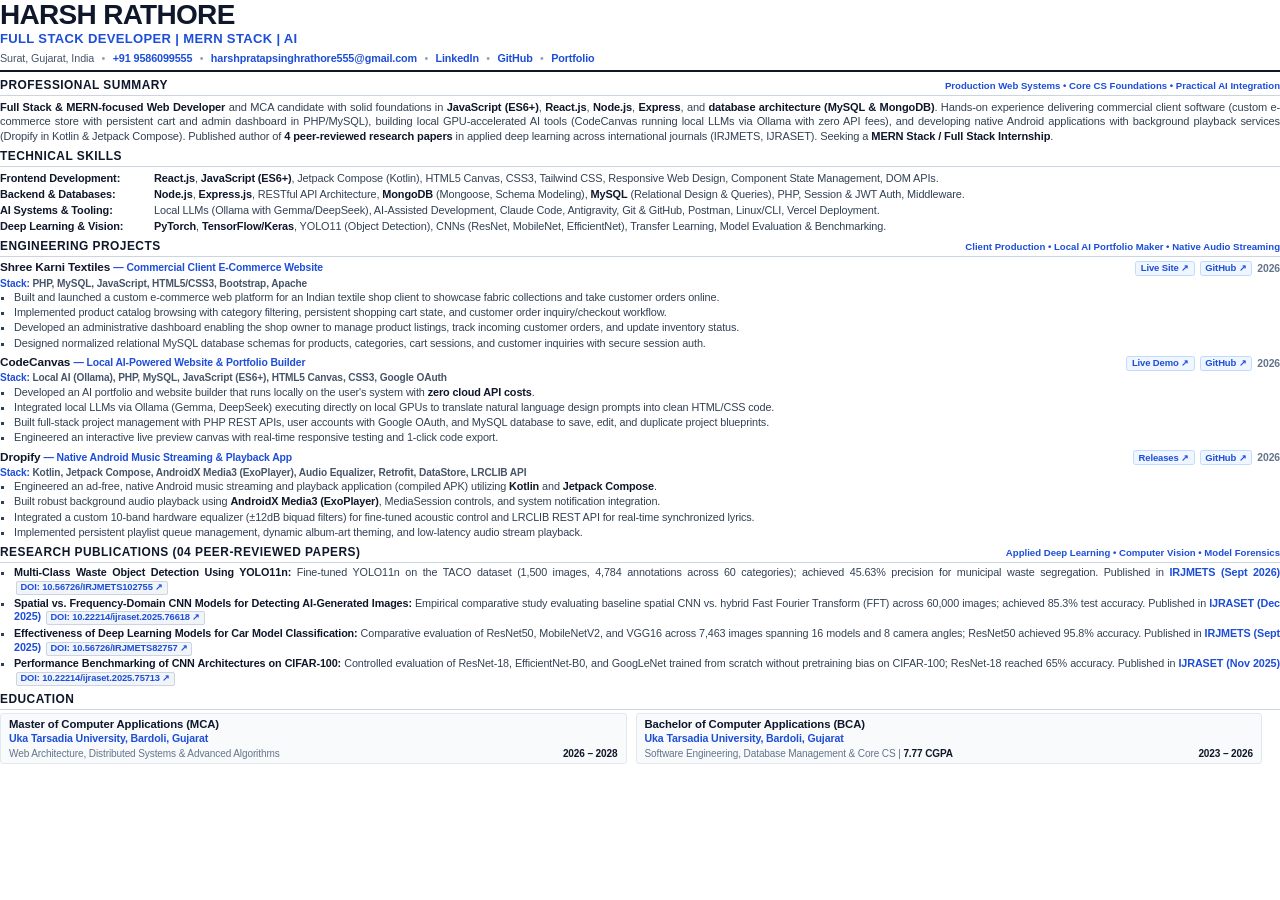
<file: resume.html>
<!DOCTYPE html>
<html lang="en">
<head>
<meta charset="UTF-8">
<meta name="viewport" content="width=device-width, initial-scale=1.0">
<title>Harsh Rathore - Full Stack Developer | MERN Stack | AI</title>
<style>
  @page {
    size: A4 portrait;
    margin: 8.5mm 11.5mm 8.5mm 11.5mm;
  }

  * {
    box-sizing: border-box;
    margin: 0;
    padding: 0;
    -webkit-print-color-adjust: exact;
    print-color-adjust: exact;
  }

  body {
    font-family: -apple-system, BlinkMacSystemFont, "Segoe UI", Roboto, "Helvetica Neue", Arial, sans-serif;
    color: #1e293b;
    background: #ffffff;
    font-size: 8.65pt;
    line-height: 1.30;
    letter-spacing: -0.01em;
  }

  a {
    color: #1d4ed8;
    text-decoration: none;
    font-weight: 600;
  }

  a:hover {
    text-decoration: underline;
  }

  /* HEADER */
  .header {
    border-bottom: 2.2px solid #0f172a;
    padding-bottom: 5px;
    margin-bottom: 6px;
  }

  .name {
    font-size: 21pt;
    font-weight: 800;
    color: #0f172a;
    letter-spacing: -0.025em;
    line-height: 1.05;
    text-transform: uppercase;
  }

  .role-title {
    font-size: 9.8pt;
    font-weight: 750;
    color: #1d4ed8;
    margin-top: 2px;
    margin-bottom: 3.5px;
    letter-spacing: 0.025em;
    text-transform: uppercase;
  }

  .contact-row {
    font-size: 8.1pt;
    color: #475569;
    font-weight: 500;
    line-height: 1.25;
  }

  .contact-sep {
    color: #94a3b8;
    margin: 0 4.5px;
    font-weight: normal;
  }

  /* SECTION STYLING */
  .section {
    margin-bottom: 5.5px;
  }

  .section:last-child {
    margin-bottom: 0;
  }

  .section-title {
    font-size: 8.95pt;
    font-weight: 800;
    color: #0f172a;
    text-transform: uppercase;
    letter-spacing: 0.04em;
    border-bottom: 1.2px solid #cbd5e1;
    padding-bottom: 1.5px;
    margin-bottom: 3.2px;
    display: flex;
    justify-content: space-between;
    align-items: baseline;
  }

  .section-title .tagline {
    font-size: 7.2pt;
    font-weight: 600;
    color: #1d4ed8;
    text-transform: none;
    letter-spacing: normal;
  }

  /* SUMMARY */
  .summary-text {
    font-size: 8.3pt;
    line-height: 1.31;
    color: #334155;
    text-align: justify;
  }

  .summary-text strong {
    color: #0f172a;
  }

  /* TECHNICAL SKILLS TABLE */
  .skills-table {
    width: 100%;
    border-collapse: collapse;
  }

  .skills-table td {
    padding: 1px 0;
    vertical-align: top;
    font-size: 8.2pt;
    line-height: 1.28;
  }

  .skills-cat {
    width: 154px;
    font-weight: 750;
    color: #0f172a;
  }

  .skills-val {
    color: #334155;
  }

  .skills-val strong {
    color: #0f172a;
    font-weight: 600;
  }

  /* PROJECTS */
  .project-item {
    margin-bottom: 4.5px;
  }

  .project-item:last-child {
    margin-bottom: 0;
  }

  .project-header {
    display: flex;
    justify-content: space-between;
    align-items: baseline;
  }

  .project-title {
    font-size: 8.85pt;
    font-weight: 750;
    color: #0f172a;
  }

  .project-type {
    font-size: 7.8pt;
    font-weight: 600;
    color: #1d4ed8;
  }

  .project-meta {
    font-size: 7.8pt;
    color: #64748b;
    font-weight: 600;
    white-space: nowrap;
  }

  .pill {
    display: inline-block;
    padding: 0.5px 4.5px;
    background: #eff6ff;
    border: 0.5px solid #bfdbfe;
    border-radius: 2.5px;
    font-size: 7.1pt;
    font-weight: 600;
    color: #1d4ed8;
    margin-right: 2.5px;
  }

  .project-tech {
    font-size: 7.6pt;
    font-weight: 600;
    color: #475569;
    margin-top: 0.5px;
    margin-bottom: 1.2px;
  }

  .project-tech span {
    color: #1d4ed8;
  }

  ul.bullets {
    margin: 0;
    padding-left: 14px;
    list-style-type: square;
  }

  ul.bullets li {
    font-size: 8.15pt;
    line-height: 1.28;
    color: #334155;
    margin-bottom: 1.3px;
    text-align: justify;
  }

  ul.bullets li:last-child {
    margin-bottom: 0;
  }

  ul.bullets strong {
    color: #0f172a;
    font-weight: 600;
  }

  /* RESEARCH PAPERS */
  .research-list {
    margin: 0;
    padding-left: 14px;
    list-style-type: square;
  }

  .research-list li {
    font-size: 8.1pt;
    line-height: 1.27;
    color: #334155;
    margin-bottom: 1.8px;
    text-align: justify;
  }

  .research-list li:last-child {
    margin-bottom: 0;
  }

  .paper-title {
    font-weight: 700;
    color: #0f172a;
  }

  .paper-venue {
    font-weight: 600;
    color: #1d4ed8;
  }

  .doi-pill {
    display: inline-block;
    padding: 0 3.5px;
    background: #f1f5f9;
    border: 0.5px solid #cbd5e1;
    border-radius: 2px;
    font-size: 7pt;
    font-weight: 600;
    color: #1d4ed8;
    margin-left: 2px;
  }

  /* EDUCATION ROW */
  .edu-table {
    width: 100%;
    border-collapse: separate;
    border-spacing: 9px 0;
    margin-left: -9px;
    margin-right: -9px;
  }

  .edu-cell {
    width: 50%;
    background: #f8fafc;
    border: 0.5px solid #e2e8f0;
    border-radius: 3px;
    padding: 3.5px 8px;
    vertical-align: top;
  }

  .edu-deg {
    font-size: 8.5pt;
    font-weight: 750;
    color: #0f172a;
  }

  .edu-school {
    font-size: 7.95pt;
    font-weight: 600;
    color: #1d4ed8;
  }

  .edu-meta {
    font-size: 7.55pt;
    color: #64748b;
    display: flex;
    justify-content: space-between;
    margin-top: 1.2px;
  }

  .edu-meta strong {
    color: #0f172a;
  }

  @media print {
    html, body {
      width: 100%;
      height: 100%;
      overflow: hidden;
    }
  }
</style>
</head>
<body>

  <!-- HEADER -->
  <header class="header">
    <h1 class="name">Harsh Rathore</h1>
    <div class="role-title">Full Stack Developer | MERN Stack | AI</div>
    <div class="contact-row">
      <span>Surat, Gujarat, India</span>
      <span class="contact-sep">&bull;</span>
      <span><a href="tel:+919586099555">+91 9586099555</a></span>
      <span class="contact-sep">&bull;</span>
      <span><a href="mailto:harshpratapsinghrathore555@gmail.com">harshpratapsinghrathore555@gmail.com</a></span>
      <span class="contact-sep">&bull;</span>
      <span><a href="https://www.linkedin.com/in/harsh-rathore-1597012aa/" target="_blank">LinkedIn</a></span>
      <span class="contact-sep">&bull;</span>
      <span><a href="https://github.com/harsh-pratap-singh-rathore" target="_blank">GitHub</a></span>
      <span class="contact-sep">&bull;</span>
      <span><a href="https://harshrathore.vercel.app" target="_blank">Portfolio</a></span>
    </div>
  </header>

  <!-- PROFESSIONAL SUMMARY -->
  <section class="section">
    <div class="section-title">
      Professional Summary
      <span class="tagline">Production Web Systems &bull; Core CS Foundations &bull; Practical AI Integration</span>
    </div>
    <p class="summary-text">
      <strong>Full Stack &amp; MERN-focused Web Developer</strong> and MCA candidate with solid foundations in <strong>JavaScript (ES6+)</strong>, <strong>React.js</strong>, <strong>Node.js</strong>, <strong>Express</strong>, and <strong>database architecture (MySQL &amp; MongoDB)</strong>. Hands-on experience delivering commercial client software (custom e-commerce store with persistent cart and admin dashboard in PHP/MySQL), building local GPU-accelerated AI tools (CodeCanvas running local LLMs via Ollama with zero API fees), and developing native Android applications with background playback services (Dropify in Kotlin &amp; Jetpack Compose). Published author of <strong>4 peer-reviewed research papers</strong> in applied deep learning across international journals (IRJMETS, IJRASET). Seeking a <strong>MERN Stack / Full Stack Internship</strong>.
    </p>
  </section>

  <!-- TECHNICAL SKILLS -->
  <section class="section">
    <div class="section-title">Technical Skills</div>
    <table class="skills-table">
      <tr>
        <td class="skills-cat">Frontend Development:</td>
        <td class="skills-val"><strong>React.js</strong>, <strong>JavaScript (ES6+)</strong>, Jetpack Compose (Kotlin), HTML5 Canvas, CSS3, Tailwind CSS, Responsive Web Design, Component State Management, DOM APIs.</td>
      </tr>
      <tr>
        <td class="skills-cat">Backend &amp; Databases:</td>
        <td class="skills-val"><strong>Node.js</strong>, <strong>Express.js</strong>, RESTful API Architecture, <strong>MongoDB</strong> (Mongoose, Schema Modeling), <strong>MySQL</strong> (Relational Design &amp; Queries), PHP, Session &amp; JWT Auth, Middleware.</td>
      </tr>
      <tr>
        <td class="skills-cat">AI Systems &amp; Tooling:</td>
        <td class="skills-val">Local LLMs (Ollama with Gemma/DeepSeek), AI-Assisted Development, Claude Code, Antigravity, Git &amp; GitHub, Postman, Linux/CLI, Vercel Deployment.</td>
      </tr>
      <tr>
        <td class="skills-cat">Deep Learning &amp; Vision:</td>
        <td class="skills-val"><strong>PyTorch</strong>, <strong>TensorFlow/Keras</strong>, YOLO11 (Object Detection), CNNs (ResNet, MobileNet, EfficientNet), Transfer Learning, Model Evaluation &amp; Benchmarking.</td>
      </tr>
    </table>
  </section>

  <!-- ENGINEERING PROJECTS -->
  <section class="section">
    <div class="section-title">
      Engineering Projects
      <span class="tagline">Client Production &bull; Local AI Portfolio Maker &bull; Native Audio Streaming</span>
    </div>

    <!-- PROJECT 1: SHREE KARNI TEXTILES -->
    <div class="project-item">
      <div class="project-header">
        <div>
          <span class="project-title">Shree Karni Textiles</span>
          <span class="project-type">&mdash; Commercial Client E-Commerce Website</span>
        </div>
        <div class="project-meta">
          <a href="https://shreekarnitextiles.com" target="_blank" class="pill">Live Site ↗</a>
          <a href="https://github.com/harsh-pratap-singh-rathore" target="_blank" class="pill">GitHub ↗</a>
          <span>2026</span>
        </div>
      </div>
      <div class="project-tech"><span>Stack:</span> PHP, MySQL, JavaScript, HTML5/CSS3, Bootstrap, Apache</div>
      <ul class="bullets">
        <li>Built and launched a custom e-commerce web platform for an Indian textile shop client to showcase fabric collections and take customer orders online.</li>
        <li>Implemented product catalog browsing with category filtering, persistent shopping cart state, and customer order inquiry/checkout workflow.</li>
        <li>Developed an administrative dashboard enabling the shop owner to manage product listings, track incoming customer orders, and update inventory status.</li>
        <li>Designed normalized relational MySQL database schemas for products, categories, cart sessions, and customer inquiries with secure session auth.</li>
      </ul>
    </div>

    <!-- PROJECT 2: CODECANVAS -->
    <div class="project-item">
      <div class="project-header">
        <div>
          <span class="project-title">CodeCanvas</span>
          <span class="project-type">&mdash; Local AI-Powered Website &amp; Portfolio Builder</span>
        </div>
        <div class="project-meta">
          <a href="https://codecanvas.page/public/index.html" target="_blank" class="pill">Live Demo ↗</a>
          <a href="https://github.com/harsh-pratap-singh-rathore/CodeCanvas" target="_blank" class="pill">GitHub ↗</a>
          <span>2026</span>
        </div>
      </div>
      <div class="project-tech"><span>Stack:</span> Local AI (Ollama), PHP, MySQL, JavaScript (ES6+), HTML5 Canvas, CSS3, Google OAuth</div>
      <ul class="bullets">
        <li>Developed an AI portfolio and website builder that runs locally on the user's system with <strong>zero cloud API costs</strong>.</li>
        <li>Integrated local LLMs via Ollama (Gemma, DeepSeek) executing directly on local GPUs to translate natural language design prompts into clean HTML/CSS code.</li>
        <li>Built full-stack project management with PHP REST APIs, user accounts with Google OAuth, and MySQL database to save, edit, and duplicate project blueprints.</li>
        <li>Engineered an interactive live preview canvas with real-time responsive testing and 1-click code export.</li>
      </ul>
    </div>

    <!-- PROJECT 3: DROPIFY -->
    <div class="project-item">
      <div class="project-header">
        <div>
          <span class="project-title">Dropify</span>
          <span class="project-type">&mdash; Native Android Music Streaming &amp; Playback App</span>
        </div>
        <div class="project-meta">
          <a href="https://github.com/harsh-pratap-singh-rathore/Dropify/releases" target="_blank" class="pill">Releases ↗</a>
          <a href="https://github.com/harsh-pratap-singh-rathore/Dropify" target="_blank" class="pill">GitHub ↗</a>
          <span>2026</span>
        </div>
      </div>
      <div class="project-tech"><span>Stack:</span> Kotlin, Jetpack Compose, AndroidX Media3 (ExoPlayer), Audio Equalizer, Retrofit, DataStore, LRCLIB API</div>
      <ul class="bullets">
        <li>Engineered an ad-free, native Android music streaming and playback application (compiled APK) utilizing <strong>Kotlin</strong> and <strong>Jetpack Compose</strong>.</li>
        <li>Built robust background audio playback using <strong>AndroidX Media3 (ExoPlayer)</strong>, MediaSession controls, and system notification integration.</li>
        <li>Integrated a custom 10-band hardware equalizer (&plusmn;12dB biquad filters) for fine-tuned acoustic control and LRCLIB REST API for real-time synchronized lyrics.</li>
        <li>Implemented persistent playlist queue management, dynamic album-art theming, and low-latency audio stream playback.</li>
      </ul>
    </div>
  </section>

  <!-- RESEARCH PUBLICATIONS -->
  <section class="section">
    <div class="section-title">
      Research Publications (04 Peer-Reviewed Papers)
      <span class="tagline">Applied Deep Learning &bull; Computer Vision &bull; Model Forensics</span>
    </div>
    <ul class="research-list">
      <li>
        <span class="paper-title">Multi-Class Waste Object Detection Using YOLO11n:</span> Fine-tuned YOLO11n on the TACO dataset (1,500 images, 4,784 annotations across 60 categories); achieved 45.63% precision for municipal waste segregation. Published in <span class="paper-venue">IRJMETS (Sept 2026)</span> <a href="https://www.doi.org/10.56726/IRJMETS102755" target="_blank" class="doi-pill">DOI: 10.56726/IRJMETS102755 ↗</a>
      </li>
      <li>
        <span class="paper-title">Spatial vs. Frequency-Domain CNN Models for Detecting AI-Generated Images:</span> Empirical comparative study evaluating baseline spatial CNN vs. hybrid Fast Fourier Transform (FFT) across 60,000 images; achieved 85.3% test accuracy. Published in <span class="paper-venue">IJRASET (Dec 2025)</span> <a href="https://doi.org/10.22214/ijraset.2025.76618" target="_blank" class="doi-pill">DOI: 10.22214/ijraset.2025.76618 ↗</a>
      </li>
      <li>
        <span class="paper-title">Effectiveness of Deep Learning Models for Car Model Classification:</span> Comparative evaluation of ResNet50, MobileNetV2, and VGG16 across 7,463 images spanning 16 models and 8 camera angles; ResNet50 achieved 95.8% accuracy. Published in <span class="paper-venue">IRJMETS (Sept 2025)</span> <a href="https://www.doi.org/10.56726/IRJMETS82757" target="_blank" class="doi-pill">DOI: 10.56726/IRJMETS82757 ↗</a>
      </li>
      <li>
        <span class="paper-title">Performance Benchmarking of CNN Architectures on CIFAR-100:</span> Controlled evaluation of ResNet-18, EfficientNet-B0, and GoogLeNet trained from scratch without pretraining bias on CIFAR-100; ResNet-18 reached 65% accuracy. Published in <span class="paper-venue">IJRASET (Nov 2025)</span> <a href="https://doi.org/10.22214/ijraset.2025.75713" target="_blank" class="doi-pill">DOI: 10.22214/ijraset.2025.75713 ↗</a>
      </li>
    </ul>
  </section>

  <!-- EDUCATION -->
  <section class="section" style="margin-bottom: 0;">
    <div class="section-title">Education</div>
    <table class="edu-table">
      <tr>
        <td class="edu-cell">
          <div class="edu-deg">Master of Computer Applications (MCA)</div>
          <div class="edu-school">Uka Tarsadia University, Bardoli, Gujarat</div>
          <div class="edu-meta">
            <span>Web Architecture, Distributed Systems &amp; Advanced Algorithms</span>
            <span><strong>2026 &ndash; 2028</strong></span>
          </div>
        </td>
        <td class="edu-cell">
          <div class="edu-deg">Bachelor of Computer Applications (BCA)</div>
          <div class="edu-school">Uka Tarsadia University, Bardoli, Gujarat</div>
          <div class="edu-meta">
            <span>Software Engineering, Database Management &amp; Core CS | <strong>7.77 CGPA</strong></span>
            <span><strong>2023 &ndash; 2026</strong></span>
          </div>
        </td>
      </tr>
    </table>
  </section>

</body>
</html>
</file>
<file: style.css>
/* ─────────────────────────────────────────────
   RESET & SYSTEM VARIABLE TOKENS
   ───────────────────────────────────────────── */
*,
*::before,
*::after {
  box-sizing: border-box;
  margin: 0;
  padding: 0;
}

/* Custom Scrollbar */
::-webkit-scrollbar {
  width: 6px;
}

::-webkit-scrollbar-track {
  background: var(--bg-color);
}

::-webkit-scrollbar-thumb {
  background: var(--text-color);
  border-radius: 0;
}

::-webkit-scrollbar-thumb:hover {
  background: var(--accent-color);
}

:root {
  /* Cinematic Luxury Color Palette */
  --bg-color: #f5f4f0;
  /* Warm premium off-white */
  --text-color: #0d0d0d;
  /* Pure stark charcoal-black */
  --accent-color: #9e1a2b;
  /* Deep crimson red / high-end fashion campaign accent */
  --accent-muted: #e8e4db;
  --border-color: rgba(13, 13, 13, 0.15);
  --border-strong: #0d0d0d;

  /* Fonts */
  --font-serif: 'Bodoni Moda', Georgia, serif;
  /* Couture high-contrast didone serif */
  --font-sans: 'Plus Jakarta Sans', -apple-system, BlinkMacSystemFont, 'Segoe UI', Roboto, sans-serif;
  /* Minimal modern premium UI & heading sans */
  --font-mono: 'Space Mono', monospace;
  /* Stark industrial spec */
  --font-brutalist: 'Plus Jakarta Sans', -apple-system, BlinkMacSystemFont, sans-serif;
  /* Modern clean editorial sans */

  /* Cursor */
  --cursor-dot-size: 6px;
  --cursor-ring-size: 32px;
  --cursor-ring-hover: 64px;

  /* Layout */
  --container-width: 1280px;
  --section-padding: 120px;
}

html {
  scroll-behavior: smooth;
  -webkit-font-smoothing: antialiased;
  -moz-osx-font-smoothing: grayscale;
  background-color: var(--bg-color);
  color: var(--text-color);
  overflow-x: hidden !important;
  max-width: 100%;
  width: 100%;
}

body {
  font-family: var(--font-sans);
  overflow-x: hidden !important;
  max-width: 100%;
  width: 100%;
  background-color: var(--bg-color);
  color: var(--text-color);
  position: relative;
}

/* ─────────────────────────────────────────────
   FILM GRAIN & OPTICS
   ───────────────────────────────────────────── */
.film-grain {
  position: fixed;
  top: 0;
  left: 0;
  width: 100%;
  height: 100%;
  background: transparent url('data:image/svg+xml,%3Csvg viewBox="0 0 200 200" xmlns="http://www.w3.org/2000/svg"%3E%3Cfilter id="noiseFilter"%3E%3CfeTurbulence type="fractalNoise" baseFrequency="0.80" numOctaves="4" stitchTiles="stitch"/%3E%3C/filter%3E%3Crect width="100%25" height="100%25" filter="url(%23noiseFilter)"/%3E%3C/svg%3E') repeat;
  opacity: 0.04;
  pointer-events: none;
  z-index: 9999;
  animation: grain 1.2s steps(6) infinite;
  will-change: transform;
}

@keyframes grain {

  0%,
  100% {
    transform: translate3d(0, 0, 0);
  }

  20% {
    transform: translate3d(-2px, 1px, 0);
  }

  40% {
    transform: translate3d(-1px, -2px, 0);
  }

  60% {
    transform: translate3d(2px, -1px, 0);
  }

  80% {
    transform: translate3d(-2px, 2px, 0);
  }
}

.lens-flare {
  position: fixed;
  top: 0;
  left: 0;
  width: 100%;
  height: 100%;
  background: radial-gradient(circle at 50% 50%, rgba(255, 255, 255, 0.035) 0%, rgba(0, 0, 0, 0) 70%);
  pointer-events: none;
  z-index: 9998;
  opacity: 0.8;
  will-change: transform;
}

/* ─────────────────────────────────────────────
   CUSTOM LUXURY CURSOR
   ───────────────────────────────────────────── */
.custom-cursor {
  position: fixed;
  top: 0;
  left: 0;
  width: 100%;
  height: 100%;
  pointer-events: none;
  z-index: 10001;
  display: block;
}

.cursor-dot {
  position: fixed;
  top: 0;
  left: 0;
  width: var(--cursor-dot-size);
  height: var(--cursor-dot-size);
  background-color: var(--text-color);
  border-radius: 50%;
  z-index: 10002;
  pointer-events: none;
  transform: translate3d(-50%, -50%, 0);
  will-change: transform;
}

.cursor-ring {
  position: fixed;
  top: 0;
  left: 0;
  width: var(--cursor-ring-size);
  height: var(--cursor-ring-size);
  border: 1px solid var(--text-color);
  border-radius: 50%;
  z-index: 10001;
  pointer-events: none;
  transform: translate3d(-50%, -50%, 0) scale(1);
  transition: background-color 0.3s ease,
    border-color 0.3s ease;
  will-change: transform;
}

.cursor-ring.hover {
  background-color: rgba(13, 13, 13, 0.05);
  mix-blend-mode: difference;
  border-color: var(--bg-color);
}

/* Magnetic Element Style */
.magnetic-element {
  transition: transform 0.4s cubic-bezier(0.16, 1, 0.3, 1);
  will-change: transform;
}

body.disable-custom-cursor .custom-cursor {
  display: none !important;
}

/* ─────────────────────────────────────────────
   CINEMATIC INTRO SCENE OVERLAY
   ───────────────────────────────────────────── */
#intro-scene {
  position: fixed;
  top: 0;
  left: 0;
  width: 100%;
  height: 100%;
  background-color: #f7f6f2;
  z-index: 1000;
  display: flex;
  flex-direction: column;
  justify-content: space-between;
  align-items: center;
  padding: 48px;
  overflow: hidden;
  perspective: 1200px;
  transition: transform 1.2s cubic-bezier(0.85, 0, 0.15, 1),
    opacity 1.2s cubic-bezier(0.85, 0, 0.15, 1);
}

.skip-intro-btn {
  position: absolute;
  top: 40px;
  right: 40px;
  background: linear-gradient(135deg, rgba(255, 255, 255, 0.45) 0%, rgba(255, 255, 255, 0.15) 100%);
  backdrop-filter: blur(14px) saturate(180%);
  -webkit-backdrop-filter: blur(14px) saturate(180%);
  border: 1px solid rgba(255, 255, 255, 0.45);
  border-top: 1px solid rgba(255, 255, 255, 0.65);
  border-left: 1px solid rgba(255, 255, 255, 0.65);
  color: var(--text-color);
  font-family: var(--font-mono);
  font-size: 10px;
  font-weight: 700;
  letter-spacing: 0.15em;
  padding: 12px 24px;
  cursor: pointer;
  z-index: 1002;
  border-radius: 30px;
  /* Pillow capsule shape */
  box-shadow: 0 8px 30px rgba(13, 13, 13, 0.06),
    inset 0 1px 1px rgba(255, 255, 255, 0.6);
  transition: all 0.4s cubic-bezier(0.16, 1, 0.3, 1);
  text-transform: uppercase;
}

.skip-intro-btn:hover {
  background: var(--text-color);
  color: var(--bg-color);
  border-color: var(--text-color);
  transform: translateY(-2px);
  box-shadow: 0 12px 35px rgba(13, 13, 13, 0.15);
}

@media (max-width: 768px) {
  .skip-intro-btn {
    top: 20px;
    right: 20px;
    font-size: 8px;
    padding: 6px 12px;
  }
}

.intro-noise-overlay {
  position: absolute;
  top: 0;
  left: 0;
  width: 100%;
  height: 100%;
  background: radial-gradient(circle at center, transparent 30%, rgba(13, 13, 13, 0.04) 100%);
  pointer-events: none;
  z-index: 1;
}

.intro-vignette {
  position: absolute;
  top: 0;
  left: 0;
  width: 100%;
  height: 100%;
  box-shadow: inset 0 0 100px rgba(0, 0, 0, 0.03);
  pointer-events: none;
  z-index: 2;
}

/* Background watermark (HARSH watermark revealed during transition) */
.bg-depth-watermark {
  position: absolute;
  top: 50%;
  left: 50%;
  transform: translate(-50%, -50%) scale(2);
  font-family: var(--font-sans);
  font-size: 28vw;
  font-weight: 800;
  color: rgba(13, 13, 13, 0.015);
  pointer-events: none;
  z-index: 0;
  letter-spacing: -0.06em;
  line-height: 1;
  opacity: 0;
  transition: opacity 1.8s cubic-bezier(0.16, 1, 0.3, 1),
    transform 1.8s cubic-bezier(0.16, 1, 0.3, 1);
}

.bg-depth-watermark.watermark-revealed {
  opacity: 1;
  transform: translate(-50%, -50%) scale(1.05);
}

/* Intro Core Typography Stage */
.intro-stage {
  flex-grow: 1;
  display: flex;
  align-items: center;
  justify-content: center;
  width: 100%;
  position: relative;
  z-index: 5;
}

.intro-brand-container {
  position: relative;
  width: 100%;
  display: flex;
  flex-direction: column;
  align-items: center;
  justify-content: center;
}

/* HARSH text style */
.intro-brand-main {
  font-family: var(--font-sans);
  font-size: clamp(3.0rem, 9.5vw, 9.5rem);
  font-weight: 700;
  letter-spacing: -0.02em;
  color: var(--text-color);
  line-height: 0.85;
  text-transform: uppercase;
  text-align: center;
  transform-origin: center center;
  transition: transform 0.8s cubic-bezier(0.16, 1, 0.3, 1),
    filter 0.8s cubic-bezier(0.16, 1, 0.3, 1),
    opacity 0.8s cubic-bezier(0.16, 1, 0.3, 1);
}

/* Reveal transition styles for letters */
.letter-reveal-active {
  animation: letterLens 0.5s cubic-bezier(0.16, 1, 0.3, 1) forwards;
}

@keyframes letterLens {
  0% {
    filter: blur(6px);
    transform: translate3d(0, 30px, 0) scale(0.96);
    opacity: 0;
  }

  100% {
    filter: blur(0px);
    transform: translate3d(0, 0, 0) scale(1);
    opacity: 1;
  }
}

/* Stable centering offset at 100% */
.brand-zoom-out {
  transform: scale(0.95) translate3d(0, -15px, 0) !important;
  opacity: 0.95 !important;
  filter: blur(0px) !important;
  transition: transform 0.8s cubic-bezier(0.16, 1, 0.3, 1),
    opacity 0.8s cubic-bezier(0.16, 1, 0.3, 1) !important;
}

/* RATHORE rising text style - centered flex placement */
.intro-brand-sub {
  font-family: var(--font-sans);
  font-size: clamp(3.0rem, 9.5vw, 9.5rem);
  font-weight: 700;
  letter-spacing: -0.02em;
  color: var(--text-color);
  line-height: 0.85;
  text-transform: uppercase;
  text-align: center;
  opacity: 0;
  filter: blur(8px);
  transform: translate3d(0, 60px, 0) scaleY(1.3);
  pointer-events: none;
  z-index: 10;
  margin-top: 10px;
  /* Precise vertical spacing */
}

/* Elegant responsive rise for RATHORE */
.intro-brand-sub.rise-active {
  animation: rathoreRise 1.2s cubic-bezier(0.25, 1, 0.5, 1) forwards;
}

@keyframes rathoreRise {
  0% {
    transform: translate3d(0, 60px, 0) scaleY(1.3);
    opacity: 0;
    filter: blur(8px);
  }

  30% {
    filter: blur(2px);
  }

  70% {
    transform: translate3d(0, -10px, 0) scaleY(0.96);
  }

  100% {
    transform: translate3d(0, 0, 0) scaleY(1);
    opacity: 1;
    filter: blur(0);
  }
}

/* Intro Bottom UI Panel */
.intro-footer-ui {
  width: 100%;
  display: flex;
  justify-content: space-between;
  align-items: flex-end;
  border-top: 1px solid var(--border-color);
  padding-top: 24px;
  z-index: 5;
}

.footer-col-left,
.footer-col-right {
  display: flex;
  flex-direction: column;
  gap: 4px;
  width: 30%;
}

.footer-col-right {
  text-align: right;
}

.spec-label {
  font-size: 9px;
  letter-spacing: 0.18em;
  color: rgba(13, 13, 13, 0.4);
}

.spec-value {
  font-size: 11px;
  font-weight: 700;
  letter-spacing: 0.05em;
  color: var(--text-color);
}

.footer-col-center {
  display: flex;
  justify-content: center;
  align-items: center;
}

.counter-display {
  display: inline-flex;
  align-items: baseline;
  font-family: var(--font-mono);
  font-weight: 700;
  color: var(--accent-color);
}

.counter-num {
  font-size: clamp(2rem, 5vw, 4rem);
  line-height: 1;
  letter-spacing: -0.05em;
}

.counter-unit {
  font-size: 13px;
  margin-left: 2px;
}

/* ─────────────── IMPACT FLASH / SHAKE EFFECTS ─────────────── */
body.flash-active::after {
  content: '';
  position: fixed;
  top: 0;
  left: 0;
  width: 100%;
  height: 100%;
  background-color: var(--accent-color);
  mix-blend-mode: color-burn;
  opacity: 0.95;
  z-index: 1001;
  pointer-events: none;
  animation: flashFade 0.6s cubic-bezier(0.16, 1, 0.3, 1) forwards;
}

@keyframes flashFade {
  0% {
    opacity: 0.95;
  }

  100% {
    opacity: 0;
  }
}

body.shake-active {
  animation: bodyShake 0.45s cubic-bezier(0.36, 0.07, 0.19, 0.97) both;
}

@keyframes bodyShake {

  10%,
  90% {
    transform: translate3d(-2px, 0, 0);
  }

  20%,
  80% {
    transform: translate3d(4px, 0, 0);
  }

  30%,
  50%,
  70% {
    transform: translate3d(-6px, 0, 0);
  }

  40%,
  60% {
    transform: translate3d(6px, 0, 0);
  }
}

/* Exiting class for intro */
#intro-scene.exit-aperture {
  transform: scale(1.1) translateY(-100%);
  opacity: 0;
  filter: blur(10px);
  transition: transform 1.4s cubic-bezier(0.85, 0, 0.15, 1),
    opacity 1.2s cubic-bezier(0.85, 0, 0.15, 1),
    filter 1.2s ease;
}

/* ─────────────────────────────────────────────
   MAIN PORTFOLIO CONTAINER WRAPPER
   ───────────────────────────────────────────── */
#main-content {
  width: 100%;
  opacity: 0;
  transition: opacity 1.5s cubic-bezier(0.25, 1, 0.5, 1);
}

#main-content.content-visible {
  opacity: 1;
}

/* ─────────────────────────────────────────────
   EDITORIAL NAV HEADER
   ───────────────────────────────────────────── */
#main-header {
  width: 100%;
  position: sticky;
  top: 0;
  background: rgba(245, 244, 240, 0.52);
  backdrop-filter: blur(24px) saturate(180%);
  -webkit-backdrop-filter: blur(24px) saturate(180%);
  border-bottom: 1px solid rgba(13, 13, 13, 0.05);
  z-index: 1000;
  transition: transform 0.4s cubic-bezier(0.16, 1, 0.3, 1), background-color 0.4s ease;
}

.header-inner {
  max-width: var(--container-width);
  margin: 0 auto;
  padding: 0 40px;
  height: 80px;
  display: flex;
  align-items: center;
  justify-content: space-between;
  position: relative;
}

.header-brand {
  display: inline-flex;
  align-items: center;
  gap: 10px;
  font-family: var(--font-sans);
  font-size: 11px;
  font-weight: 700;
  letter-spacing: 0.22em;
  color: var(--text-color);
  text-decoration: none;
  z-index: 1001;
  transition: color 0.3s ease, opacity 0.45s cubic-bezier(0.16, 1, 0.3, 1);
}

.brand-monogram-pill {
  width: 28px;
  height: 28px;
  border-radius: 50%;
  background: rgba(255, 255, 255, 0.65);
  backdrop-filter: blur(12px);
  -webkit-backdrop-filter: blur(12px);
  border: 1px solid rgba(255, 255, 255, 0.9);
  display: inline-flex;
  align-items: center;
  justify-content: center;
  box-shadow: 0 2px 8px rgba(13, 13, 13, 0.04), inset 0 1px 1px #fff;
  color: var(--accent-color);
  transition: transform 0.4s cubic-bezier(0.16, 1, 0.3, 1), border-color 0.3s ease;
}

.header-brand:hover .brand-monogram-pill {
  transform: scale(1.1) rotate(90deg);
  border-color: var(--accent-color);
}

.header-brand:hover .brand-text {
  color: var(--accent-color);
}

.brand-text {
  transition: color 0.3s ease;
}

/* ─────────────────────────────────────────────
   iOS 27 LIQUID GLASS FLOATING BOTTOM DOCK (MOBILE / TABLET)
   Apple Find My / Maps Inspired Spec
   ───────────────────────────────────────────── */
.ios-bottom-dock {
  display: none;
  position: fixed;
  bottom: max(16px, env(safe-area-inset-bottom, 16px));
  left: 50%;
  transform: translateX(-50%);
  z-index: 9990;
  width: calc(100% - 28px);
  max-width: 440px;
  pointer-events: auto;
  user-select: none;
  -webkit-user-select: none;
  transition: transform 0.4s cubic-bezier(0.16, 1, 0.3, 1), opacity 0.4s ease;
}

@media (max-width: 820px) {
  .ios-bottom-dock {
    display: block !important;
  }
}

.bottom-dock-glass {
  position: relative;
  display: flex;
  align-items: center;
  /* Frosted Optical Liquid Glass - Elements melt organically on scroll */
  background: linear-gradient(
    180deg,
    rgba(255, 255, 255, 0.32) 0%,
    rgba(255, 255, 255, 0.10) 50%,
    rgba(255, 255, 255, 0.20) 100%
  );
  backdrop-filter: blur(18px) saturate(200%) brightness(104%) contrast(104%);
  -webkit-backdrop-filter: blur(18px) saturate(200%) brightness(104%) contrast(104%);
  border: 1.2px solid rgba(255, 255, 255, 0.95);
  border-top: 2px solid #ffffff;
  border-bottom: 1.2px solid rgba(255, 255, 255, 0.5);
  border-radius: 9999px;
  padding: 5px 6px;
  box-shadow: 
    /* Deep 3D ambient shadow cast on underlying page */
    0 16px 36px -6px rgba(0, 0, 0, 0.22),
    0 4px 12px -2px rgba(0, 0, 0, 0.10),
    /* Top cylindrical meniscus caustic rim */
    inset 0 1.8px 2px 0 #ffffff,
    inset 0 4px 10px -2px rgba(255, 255, 255, 0.55),
    /* Bottom ground bounce caustic rim */
    inset 0 -1.5px 2px 0 rgba(255, 255, 255, 0.65),
    /* Pure monochromatic internal liquid volume glow */
    inset 0 0 16px rgba(255, 255, 255, 0.20);
  overflow: hidden;
}

/* Top Cylindrical Glass Bevel / Refraction meniscus (The optical glass border reflection) */
.bottom-dock-glass::before {
  content: '';
  position: absolute;
  top: 1px;
  left: 8px;
  right: 8px;
  height: 42%;
  border-top-left-radius: 9999px;
  border-top-right-radius: 9999px;
  background: linear-gradient(
    180deg,
    rgba(255, 255, 255, 0.45) 0%,
    rgba(255, 255, 255, 0.10) 50%,
    rgba(255, 255, 255, 0) 100%
  );
  pointer-events: none;
  z-index: 2;
}

/* Bottom Caustic Rim Reflection */
.bottom-dock-glass::after {
  content: '';
  position: absolute;
  bottom: 1px;
  left: 10%;
  right: 10%;
  height: 30%;
  border-bottom-left-radius: 9999px;
  border-bottom-right-radius: 9999px;
  background: linear-gradient(
    0deg,
    rgba(255, 255, 255, 0.35) 0%,
    rgba(255, 255, 255, 0) 100%
  );
  pointer-events: none;
  z-index: 2;
}

/* Dynamic Active Liquid Glass Capsule Highlight (Pure Neutral Water Droplet) */
.bottom-dock-capsule {
  position: absolute;
  top: 3px;
  left: 0;
  height: calc(100% - 6px);
  width: 0;
  border-radius: 9999px;
  /* Frosted White Water Droplet */
  background: linear-gradient(
    180deg,
    rgba(255, 255, 255, 0.65) 0%,
    rgba(255, 255, 255, 0.28) 50%,
    rgba(255, 255, 255, 0.45) 100%
  );
  backdrop-filter: blur(12px) saturate(220%) contrast(106%);
  -webkit-backdrop-filter: blur(12px) saturate(220%) contrast(106%);
  border: 1.2px solid rgba(255, 255, 255, 0.98);
  border-top: 1.6px solid #ffffff;
  border-bottom: 1px solid rgba(255, 255, 255, 0.6);
  box-shadow: 
    0 4px 14px -1px rgba(0, 0, 0, 0.12),
    0 1px 3px rgba(0, 0, 0, 0.05),
    /* Top water bead specular highlight */
    inset 0 1.8px 2px #ffffff,
    /* Bottom refraction caustic */
    inset 0 -1.5px 2px rgba(255, 255, 255, 0.6),
    /* Pure monochromatic internal liquid clarity */
    inset 0 0 12px rgba(255, 255, 255, 0.28);
  pointer-events: none;
  z-index: 1;
  opacity: 0;
  transform: translate3d(0, 0, 0);
  transition: 
    transform 0.36s cubic-bezier(0.2, 0.9, 0.3, 1),
    width 0.36s cubic-bezier(0.2, 0.9, 0.3, 1),
    opacity 0.2s ease;
  will-change: transform, width;
}

/* Water drop top glare highlight */
.bottom-dock-capsule::after {
  content: '';
  position: absolute;
  top: 2px;
  left: 18%;
  right: 18%;
  height: 38%;
  border-radius: 9999px;
  background: radial-gradient(ellipse at 50% 18%, #ffffff 0%, rgba(255, 255, 255, 0) 75%);
  pointer-events: none;
}

.bottom-dock-list {
  position: relative;
  z-index: 2;
  display: flex;
  align-items: center;
  justify-content: space-between;
  width: 100%;
  list-style: none;
  margin: 0;
  padding: 0;
}

.bottom-dock-item {
  flex: 1;
  display: flex;
  justify-content: center;
  align-items: center;
}

.bottom-dock-link {
  display: flex;
  flex-direction: column;
  align-items: center;
  justify-content: center;
  gap: 3px;
  width: 100%;
  padding: 7px 4px 6px;
  border-radius: 9999px;
  text-decoration: none;
  color: #111114;
  transition: color 0.3s cubic-bezier(0.16, 1, 0.3, 1), transform 0.2s cubic-bezier(0.34, 1.35, 0.64, 1);
  -webkit-tap-highlight-color: transparent;
  cursor: pointer;
  touch-action: manipulation;
  text-shadow: 0 1px 1.5px rgba(255, 255, 255, 0.95);
}

.bottom-dock-link:active {
  transform: scale(0.92);
}

.dock-icon-wrapper {
  position: relative;
  display: flex;
  align-items: center;
  justify-content: center;
  width: 22px;
  height: 22px;
}

.dock-icon {
  width: 20px;
  height: 20px;
  stroke: #111114;
  stroke-width: 2.1px;
  transition: transform 0.36s cubic-bezier(0.34, 1.35, 0.64, 1), stroke 0.3s ease;
  filter: drop-shadow(0 1px 1px rgba(255, 255, 255, 0.9));
}

.dock-label {
  font-family: var(--font-mono);
  font-size: 9.5px;
  font-weight: 700;
  letter-spacing: 0.05em;
  line-height: 1;
  color: #111114;
  transition: color 0.3s ease, font-weight 0.3s ease;
  text-shadow: 0 1px 1.5px rgba(255, 255, 255, 0.95);
}

/* Active Highlight Tab */
.bottom-dock-link.is-active {
  color: #e02424;
}

.bottom-dock-link.is-active .dock-icon {
  stroke: #e02424;
  transform: scale(1.15);
  filter: drop-shadow(0 0 7px rgba(224, 36, 36, 0.6));
}

.bottom-dock-link.is-active .dock-label {
  color: #0d0d0d;
  font-weight: 800;
}

/* Reference Image Red Notification Pill on Work item */
.dock-badge-dot {
  position: absolute;
  top: -2px;
  right: -3px;
  width: 7px;
  height: 7px;
  background: #e02424;
  border-radius: 50%;
  border: 1.5px solid #ffffff;
  box-shadow: 0 0 5px rgba(224, 36, 36, 0.65);
}

/* Small smartphone responsiveness (iPhone SE / compact Android) */
@media (max-width: 380px) {
  .ios-bottom-dock {
    width: calc(100% - 16px);
    bottom: max(12px, env(safe-area-inset-bottom, 12px));
  }
  .bottom-dock-glass {
    padding: 4px 4px;
  }
  .bottom-dock-link {
    padding: 5px 2px 5px;
    gap: 2px;
  }
  .dock-icon {
    width: 18px;
    height: 18px;
  }
  .dock-label {
    font-size: 8px;
    letter-spacing: 0.02em;
  }
}

/* ─────────────────────────────────────────────
   IOS LIQUID GLASS FLOATING DOCK & CAPSULE ENGINE
   ───────────────────────────────────────────── */
.liquid-glass-dock {
  display: inline-flex;
  align-items: center;
  gap: 8px;
  /* Frosted Optical Liquid Glass - Elements melt organically on scroll */
  background: linear-gradient(
    180deg,
    rgba(255, 255, 255, 0.32) 0%,
    rgba(255, 255, 255, 0.10) 50%,
    rgba(255, 255, 255, 0.20) 100%
  );
  backdrop-filter: blur(18px) saturate(200%) brightness(104%) contrast(104%);
  -webkit-backdrop-filter: blur(18px) saturate(200%) brightness(104%) contrast(104%);
  border: 1.2px solid rgba(255, 255, 255, 0.95);
  border-top: 2px solid #ffffff;
  border-bottom: 1.2px solid rgba(255, 255, 255, 0.5);
  border-radius: 9999px;
  padding: 5px 6px;
  box-shadow: 
    0 16px 36px -6px rgba(0, 0, 0, 0.14),
    0 4px 12px -2px rgba(0, 0, 0, 0.06),
    inset 0 1.8px 2px 0 #ffffff,
    inset 0 4px 10px -2px rgba(255, 255, 255, 0.55),
    inset 0 -1.5px 2px 0 rgba(255, 255, 255, 0.65),
    inset 0 0 16px rgba(255, 255, 255, 0.18);
  position: relative;
  transition: all 0.4s cubic-bezier(0.16, 1, 0.3, 1);
  overflow: hidden;
}

.liquid-glass-dock:hover {
  background: linear-gradient(
    180deg,
    rgba(255, 255, 255, 0.38) 0%,
    rgba(255, 255, 255, 0.14) 50%,
    rgba(255, 255, 255, 0.26) 100%
  );
  border-color: rgba(255, 255, 255, 1);
  box-shadow: 
    0 20px 44px -6px rgba(0, 0, 0, 0.18),
    0 6px 14px rgba(0, 0, 0, 0.08),
    inset 0 2px 2.5px #ffffff,
    inset 0 -1.8px 2.5px rgba(255, 255, 255, 0.8),
    inset 0 0 20px rgba(255, 255, 255, 0.24);
}

/* Internal Capsule Track enclosing the links */
.glass-pill-track {
  position: relative;
  display: inline-flex;
  align-items: center;
  background: rgba(255, 255, 255, 0.08);
  border-radius: 9999px;
  border: 1px solid rgba(255, 255, 255, 0.55);
  padding: 3px;
  box-shadow: inset 0 1px 2px rgba(0, 0, 0, 0.03);
}

/* Dynamic Active Liquid Glass Capsule (Spring Eased Water Droplet Indicator) */
.nav-active-capsule {
  position: absolute;
  top: 3px;
  left: 0;
  height: calc(100% - 6px);
  width: 0;
  border-radius: 9999px;
  background: radial-gradient(
    ellipse at 50% 25%,
    rgba(255, 255, 255, 0.32) 0%,
    rgba(255, 255, 255, 0.06) 75%
  );
  backdrop-filter: blur(1.5px) saturate(180%) contrast(108%);
  -webkit-backdrop-filter: blur(1.5px) saturate(180%) contrast(108%);
  border: 1.5px solid rgba(255, 255, 255, 0.98);
  box-shadow: 
    0 6px 18px rgba(0, 0, 0, 0.15),
    0 1px 3px rgba(0, 0, 0, 0.08),
    inset 0 2px 2px #ffffff,
    inset 0 -1.5px 2px rgba(255, 255, 255, 0.75),
    inset 0 0 10px rgba(255, 255, 255, 0.3);
  pointer-events: none;
  z-index: 1;
  opacity: 0;
  transform: translate3d(0, 0, 0);
  transition: 
    transform 0.44s cubic-bezier(0.34, 1.35, 0.64, 1),
    width 0.44s cubic-bezier(0.34, 1.35, 0.64, 1),
    opacity 0.25s ease;
  will-change: transform, width;
}

.editorial-nav .nav-links {
  position: relative;
  z-index: 2;
  display: flex;
  align-items: center;
  gap: 2px;
  list-style: none;
  margin: 0;
  padding: 0;
}

.editorial-nav .nav-item {
  position: relative;
  z-index: 2;
  display: inline-flex;
  align-items: center;
  gap: 5px;
  padding: 7px 16px;
  border-radius: 9999px;
  font-family: var(--font-mono);
  font-size: 11px;
  font-weight: 700;
  color: rgba(13, 13, 13, 0.65);
  letter-spacing: 0.08em;
  text-decoration: none;
  transition: color 0.3s cubic-bezier(0.16, 1, 0.3, 1), transform 0.2s ease;
  cursor: pointer;
  white-space: nowrap;
}

.editorial-nav .nav-item span {
  color: var(--accent-color);
  margin-right: 2px;
  font-size: 10px;
  transition: color 0.3s ease;
}

.editorial-nav .nav-item:hover {
  color: var(--text-color);
}

.editorial-nav .nav-item.active {
  color: var(--text-color);
}

.editorial-nav .nav-item.active span {
  color: var(--accent-color);
  font-weight: 700;
}

/* Satellite Circular Liquid Glass Button (Reference Image Search/Inquire Circle) */
.nav-glass-circle-btn {
  width: 36px;
  height: 36px;
  border-radius: 50%;
  display: inline-flex;
  align-items: center;
  justify-content: center;
  background: rgba(255, 255, 255, 0.45);
  backdrop-filter: blur(20px) saturate(180%);
  -webkit-backdrop-filter: blur(20px) saturate(180%);
  border: 1px solid rgba(255, 255, 255, 0.85);
  border-top: 1px solid rgba(255, 255, 255, 1);
  color: var(--text-color);
  box-shadow: 
    0 4px 14px rgba(13, 13, 13, 0.05),
    inset 0 1px 1.5px #ffffff,
    inset 0 -1px 1px rgba(13, 13, 13, 0.03);
  text-decoration: none;
  transition: all 0.35s cubic-bezier(0.16, 1, 0.3, 1);
  flex-shrink: 0;
  cursor: pointer;
}

.nav-glass-circle-btn:hover {
  background: var(--text-color);
  color: #ffffff;
  border-color: var(--text-color);
  transform: scale(1.08) rotate(45deg);
  box-shadow: 0 8px 20px rgba(13, 13, 13, 0.18);
}

.nav-circle-svg {
  width: 14px;
  height: 14px;
  transition: transform 0.35s cubic-bezier(0.16, 1, 0.3, 1);
}

/* Nav Resume Pill Button */
.nav-resume-btn {
  display: inline-flex;
  align-items: center;
  gap: 7px;
  height: 36px;
  padding: 0 14px;
  border-radius: 999px;
  background: rgba(255, 255, 255, 0.52);
  backdrop-filter: blur(20px) saturate(180%);
  -webkit-backdrop-filter: blur(20px) saturate(180%);
  border: 1px solid rgba(255, 255, 255, 0.88);
  border-top: 1.2px solid #ffffff;
  color: var(--text-color);
  font-family: var(--font-mono);
  font-size: 10px;
  font-weight: 750;
  letter-spacing: 0.12em;
  text-decoration: none;
  box-shadow: 0 4px 14px rgba(13, 13, 13, 0.05), inset 0 1px 1.5px #ffffff;
  transition: all 0.35s cubic-bezier(0.16, 1, 0.3, 1);
  flex-shrink: 0;
}

.resume-pill-dot {
  width: 6px;
  height: 6px;
  border-radius: 50%;
  background-color: var(--accent-color);
  display: inline-block;
  box-shadow: 0 0 6px rgba(158, 26, 43, 0.7);
  animation: pulseDot 2s infinite ease-in-out;
}

.resume-download-svg {
  width: 12px;
  height: 12px;
  stroke: currentColor;
  transition: transform 0.35s cubic-bezier(0.16, 1, 0.3, 1);
}

.nav-resume-btn:hover {
  background: var(--text-color);
  color: #ffffff;
  border-color: var(--text-color);
  transform: translateY(-1px);
  box-shadow: 0 8px 20px rgba(13, 13, 13, 0.2);
}

.nav-resume-btn:hover .resume-pill-dot {
  background-color: #27c93f;
  box-shadow: 0 0 8px rgba(39, 201, 63, 0.8);
}

.nav-resume-btn:hover .resume-download-svg {
  transform: translateY(2px);
}

/* ─────────────────────────────────────────────
   HERO / EXHIBITION SECTION
   ───────────────────────────────────────────── */
#hero-exhibition {
  width: 100%;
  padding: 80px 0 120px;
  position: relative;
  overflow: hidden;
  background: radial-gradient(circle at 50% 30%, #FAF9F6 0%, #EAE7E0 100%);
  border-bottom: 1px solid var(--border-color);
}

.hero-editorial-grid {
  max-width: var(--container-width);
  margin: 0 auto;
  display: grid;
  grid-template-columns: 1.1fr 0.9fr;
  grid-gap: 60px;
  padding: 0 40px;
  align-items: start;
  position: relative;
  z-index: 5;
}

.hero-title-area {
  grid-column: 1 / -1;
  border-bottom: 1px solid rgba(13, 13, 13, 0.08);
  padding-bottom: 40px;
  margin-bottom: 20px;
  contain: layout style;
}

.hero-category-wrapper {
  margin-bottom: 16px;
}

.hero-glass-pill-badge {
  display: inline-flex;
  align-items: center;
  gap: 8px;
  background: rgba(255, 255, 255, 0.45);
  backdrop-filter: blur(20px) saturate(180%);
  -webkit-backdrop-filter: blur(20px) saturate(180%);
  border: 1px solid rgba(255, 255, 255, 0.85);
  border-top: 1px solid #ffffff;
  border-radius: 9999px;
  padding: 6px 16px;
  font-family: var(--font-mono);
  font-size: 10px;
  font-weight: 700;
  letter-spacing: 0.16em;
  color: var(--accent-color);
  box-shadow: 0 4px 14px rgba(13, 13, 13, 0.04), inset 0 1px 1px #ffffff;
  transition: transform 0.3s ease, background 0.3s ease;
}

.hero-glass-pill-badge:hover {
  background: rgba(255, 255, 255, 0.7);
  transform: translateY(-1px);
}

.pill-dot {
  width: 6px;
  height: 6px;
  border-radius: 50%;
  background-color: #27c93f;
  box-shadow: 0 0 8px rgba(39, 201, 63, 0.8);
  animation: pulseDot 2s infinite ease-in-out;
}

.hero-main-title {
  font-family: var(--font-sans);
  font-size: clamp(2.4rem, 6.2vw, 5.8rem);
  font-weight: 900;
  line-height: 0.95;
  letter-spacing: -0.04em;
  text-transform: uppercase;
  color: var(--text-color);
  display: flex;
  flex-direction: column;
}

.hero-main-title .title-first {
  color: var(--text-color);
}

.hero-main-title .title-second {
  color: transparent;
  -webkit-text-stroke: 1.5px var(--text-color);
  transition: color 0.4s ease, -webkit-text-stroke 0.4s ease;
}

.hero-main-title:hover .title-second {
  color: var(--text-color);
  -webkit-text-stroke: 1.5px transparent;
}

.hero-main-title:hover .title-line {
  filter: drop-shadow(0 8px 24px rgba(158, 26, 43, 0.15));
}

/* Liquid Glass Typing Capsule HUD — Zero-Shift Stable Lock */
.hero-typing-capsule {
  display: inline-flex;
  align-items: center;
  gap: 12px;
  margin-top: 24px;
  height: 42px;
  min-height: 42px;
  max-height: 42px;
  box-sizing: border-box;
  contain: layout style;
  background: rgba(255, 255, 255, 0.42);
  backdrop-filter: blur(24px) saturate(180%);
  -webkit-backdrop-filter: blur(24px) saturate(180%);
  border: 1px solid rgba(255, 255, 255, 0.8);
  border-top: 1px solid rgba(255, 255, 255, 0.95);
  border-radius: 9999px;
  padding: 6px 20px 6px 8px;
  box-shadow: 
    0 12px 28px -6px rgba(13, 13, 13, 0.06),
    inset 0 1px 1.5px #ffffff,
    inset 0 -1px 1px rgba(13, 13, 13, 0.03);
  max-width: 100%;
  transition: box-shadow 0.4s ease, border-color 0.4s ease, background-color 0.4s ease;
}

.hero-typing-capsule:hover {
  background: rgba(255, 255, 255, 0.6);
  border-color: rgba(255, 255, 255, 0.95);
  box-shadow: 0 16px 36px -4px rgba(13, 13, 13, 0.09), inset 0 1px 2px #fff;
}

.typing-pill-label {
  display: inline-flex;
  align-items: center;
  gap: 7px;
  padding: 6px 14px;
  border-radius: 9999px;
  background: linear-gradient(135deg, rgba(158, 26, 43, 0.12) 0%, rgba(158, 26, 43, 0.05) 100%);
  border: 1px solid rgba(158, 26, 43, 0.22);
  color: var(--accent-color);
  font-family: var(--font-mono);
  font-size: 10px;
  font-weight: 700;
  letter-spacing: 0.14em;
  flex-shrink: 0;
}

.typing-icon-svg {
  width: 12px;
  height: 12px;
}

.typing-content {
  font-family: var(--font-mono);
  font-size: 13px;
  font-weight: 600;
  color: var(--text-color);
  letter-spacing: 0.04em;
  text-transform: uppercase;
  white-space: nowrap;
  overflow: hidden;
  text-overflow: ellipsis;
  display: inline-flex;
  align-items: center;
  flex: 1;
  min-width: 0;
  height: 24px;
  line-height: 24px;
}

.typing-cursor {
  font-weight: 700;
  color: var(--accent-color);
  margin-left: 2px;
  animation: cursorBlink 0.9s steps(2, start) infinite;
}

@keyframes cursorBlink {
  to {
    visibility: hidden;
  }
}

.italic-serif {
  font-family: var(--font-serif);
  font-weight: 300;
  font-style: italic;
  text-transform: none;
  letter-spacing: -0.01em;
}

.text-accent {
  color: var(--accent-color);
}

/* iOS Liquid Glass Exhibition Photo Frame */
.hero-canvas-frame {
  width: 100%;
  background: rgba(255, 255, 255, 0.38);
  backdrop-filter: blur(28px) saturate(190%);
  -webkit-backdrop-filter: blur(28px) saturate(190%);
  border: 1px solid rgba(255, 255, 255, 0.75);
  border-top: 1px solid rgba(255, 255, 255, 0.95);
  border-radius: 26px;
  overflow: hidden;
  box-shadow: 
    0 24px 50px -12px rgba(13, 13, 13, 0.08),
    0 4px 12px rgba(13, 13, 13, 0.02),
    inset 0 1px 2px #ffffff,
    inset 0 -1px 2px rgba(13, 13, 13, 0.03);
  transition: transform 0.4s cubic-bezier(0.16, 1, 0.3, 1),
              box-shadow 0.4s cubic-bezier(0.16, 1, 0.3, 1),
              border-color 0.4s ease;
  position: relative;
}

.hero-canvas-frame:hover {
  transform: translateY(-4px);
  border-color: rgba(255, 255, 255, 0.95);
  box-shadow: 
    0 30px 60px -10px rgba(13, 13, 13, 0.12),
    0 6px 16px rgba(13, 13, 13, 0.03),
    inset 0 1px 2px #ffffff;
}

.editorial-image-container {
  position: relative;
  background-color: var(--accent-muted);
  width: 100%;
  aspect-ratio: 4/5;
  overflow: hidden;
  border-bottom: 1px solid rgba(255, 255, 255, 0.6);
}

.glass-sheen-shine {
  position: absolute;
  top: 0;
  left: 0;
  width: 100%;
  height: 100%;
  background: linear-gradient(135deg, rgba(255, 255, 255, 0.25) 0%, rgba(255, 255, 255, 0) 50%);
  pointer-events: none;
  z-index: 2;
}

.image-overlay-filter {
  position: absolute;
  top: 0;
  left: 0;
  width: 100%;
  height: 100%;
  background: linear-gradient(135deg, rgba(13, 13, 13, 0.04) 0%, rgba(13, 13, 13, 0.12) 100%);
  mix-blend-mode: multiply;
  z-index: 1;
}

.editorial-img {
  width: 100%;
  height: 100%;
  object-fit: cover;
  filter: grayscale(100%) contrast(1.1) brightness(0.92);
  transition: transform 0.8s cubic-bezier(0.16, 1, 0.3, 1);
}

.editorial-image-container:hover .editorial-img {
  transform: scale(1.04);
}

/* Corner Floating Glass Badges */
.frame-glass-tag {
  position: absolute;
  z-index: 3;
  background: rgba(255, 255, 255, 0.58);
  backdrop-filter: blur(14px) saturate(180%);
  -webkit-backdrop-filter: blur(14px) saturate(180%);
  border: 1px solid rgba(255, 255, 255, 0.85);
  border-radius: 9999px;
  font-family: var(--font-mono);
  font-size: 9px;
  font-weight: 700;
  letter-spacing: 0.12em;
  padding: 6px 14px;
  color: var(--text-color);
  box-shadow: 0 4px 14px rgba(13, 13, 13, 0.06), inset 0 1px 1px #fff;
  display: inline-flex;
  align-items: center;
  gap: 6px;
}

.frame-tag-top {
  top: 16px;
  left: 16px;
}

.frame-tag-bottom {
  bottom: 16px;
  right: 16px;
  color: var(--accent-color);
}

.live-dot-pulse {
  width: 6px;
  height: 6px;
  border-radius: 50%;
  background-color: #27c93f;
  box-shadow: 0 0 8px rgba(39, 201, 63, 0.8);
  animation: pulseDot 2s infinite ease-in-out;
}

.status-dot-mini {
  display: inline-block;
  width: 6px;
  height: 6px;
  border-radius: 50%;
  background-color: #27c93f;
  box-shadow: 0 0 6px rgba(39, 201, 63, 0.8);
  margin-right: 6px;
  position: relative;
  top: -1px;
}

/* Tech Spec Sheet under Photo Box */
.frame-spec-sheet {
  padding: 24px 28px;
  background: rgba(255, 255, 255, 0.22);
  backdrop-filter: blur(16px);
  display: flex;
  flex-direction: column;
  gap: 2px;
}

.spec-row {
  display: flex;
  justify-content: space-between;
  align-items: center;
  padding: 10px 0;
  border-bottom: 1px solid rgba(13, 13, 13, 0.06);
}

.spec-row:last-child {
  border-bottom: none;
  padding-bottom: 2px;
}

.spec-term {
  font-family: var(--font-mono);
  font-size: 9px;
  font-weight: 700;
  color: var(--accent-color);
  letter-spacing: 0.14em;
}

.spec-val {
  font-family: var(--font-brutalist);
  font-size: 11px;
  font-weight: 700;
  color: var(--text-color);
  letter-spacing: 0.04em;
}

/* Statement text */
.hero-statement-area {
  padding-top: 20px;
}

.editorial-lead-para {
  font-family: var(--font-sans);
  font-size: clamp(1.15rem, 1.8vw, 1.42rem);
  font-weight: 400;
  line-height: 1.75;
  letter-spacing: -0.008em;
  color: #242426;
  max-width: 760px;
  margin-bottom: 40px;
}

.cta-strip {
  display: flex;
  align-items: center;
  gap: 14px;
  flex-wrap: wrap;
}

/* Liquid Glass Capsule CTA Button */
.editorial-btn {
  display: inline-flex;
  align-items: center;
  gap: 16px;
  padding: 18px 36px;
  background: rgba(255, 255, 255, 0.45);
  backdrop-filter: blur(20px) saturate(180%);
  -webkit-backdrop-filter: blur(20px) saturate(180%);
  border: 1px solid rgba(158, 26, 43, 0.3);
  border-top: 1px solid rgba(255, 255, 255, 0.95);
  border-radius: 9999px;
  color: var(--accent-color);
  font-family: var(--font-mono);
  font-size: 11px;
  font-weight: 700;
  letter-spacing: 0.12em;
  box-shadow: 0 10px 30px rgba(13, 13, 16, 0.06), 
              inset 0 1px 1.5px #ffffff;
  transition: all 0.4s cubic-bezier(0.16, 1, 0.3, 1);
  position: relative;
  overflow: hidden;
  text-decoration: none;
}

.editorial-btn:hover {
  background: var(--accent-color);
  color: #ffffff;
  border-color: var(--accent-color);
  transform: translateY(-2px);
  box-shadow: 0 14px 38px rgba(158, 26, 43, 0.32);
}

/* Ghost variant for secondary actions (Resume / CV) */
.editorial-btn.editorial-btn-ghost {
  background: rgba(255, 255, 255, 0.7);
  border: 1px solid rgba(13, 13, 16, 0.15);
  border-top: 1px solid rgba(255, 255, 255, 0.95);
  color: #1a1a20;
}

.editorial-btn.editorial-btn-ghost:hover {
  background: #1a1a20;
  color: #ffffff;
  border-color: #1a1a20;
  box-shadow: 0 14px 38px rgba(13, 13, 16, 0.25);
}

.editorial-btn.editorial-btn-ghost .btn-arrow {
  color: var(--accent-color);
}

.editorial-btn.editorial-btn-ghost:hover .btn-arrow {
  color: #ffffff;
}

/* Manifesto Signature CV Pill */
.manifesto-cv-pill {
  display: inline-flex;
  align-items: center;
  gap: 8px;
  margin-top: 10px;
  padding: 6px 14px;
  background: rgba(158, 26, 43, 0.06);
  border: 1px solid rgba(158, 26, 43, 0.2);
  border-radius: 9999px;
  font-family: var(--font-mono);
  font-size: 0.72rem;
  font-weight: 700;
  color: var(--accent-color, #9e1a2b);
  text-decoration: none;
  letter-spacing: 0.06em;
  transition: all 0.25s ease;
  width: fit-content;
}

.manifesto-cv-pill:hover {
  background: var(--accent-color, #9e1a2b);
  color: #ffffff;
  transform: translateY(-1px);
  box-shadow: 0 6px 16px rgba(158, 26, 43, 0.25);
}

.cv-pill-dot {
  width: 6px;
  height: 6px;
  border-radius: 50%;
  background: #22c55e;
  box-shadow: 0 0 6px #22c55e;
}
  border-color: var(--accent-color);
  transform: translateY(-2px);
  box-shadow: 0 14px 38px rgba(158, 26, 43, 0.32);
}

.btn-arrow {
  transition: transform 0.3s ease;
}

.editorial-btn:hover .btn-arrow {
  transform: translateX(6px);
}

/* ─────────────────────────────────────────────
   EDITORIAL SECTION DEFAULTS
   ───────────────────────────────────────────── */
.editorial-section {
  padding: var(--section-padding) 40px;
  max-width: var(--container-width);
  margin: 0 auto;
  border-top: 1px solid var(--border-strong);
}

.section-header-brutalist {
  display: flex;
  align-items: baseline;
  gap: 14px;
  margin-bottom: 72px;
}

.section-index {
  font-family: var(--font-mono);
  font-size: 14px;
  font-weight: 700;
  color: var(--accent-color);
}

.section-title-brutalist {
  font-family: var(--font-sans);
  font-size: clamp(2rem, 5vw, 4rem);
  font-weight: 800;
  letter-spacing: -0.04em;
  text-transform: uppercase;
}

/* ─────────────────────────────────────────────
   ABOUT / MANIFESTO SECTION (IOS LIQUID GLASS)
   ───────────────────────────────────────────── */
.section-header-brutalist {
  display: flex;
  align-items: center;
  gap: 16px;
  margin-bottom: 48px;
  flex-wrap: wrap;
}

.header-glass-pill {
  display: inline-flex;
  align-items: center;
  gap: 8px;
  background: rgba(255, 255, 255, 0.45);
  backdrop-filter: blur(16px) saturate(180%);
  -webkit-backdrop-filter: blur(16px) saturate(180%);
  border: 1px solid rgba(255, 255, 255, 0.85);
  border-top: 1px solid #ffffff;
  border-radius: 9999px;
  padding: 6px 16px;
  font-family: var(--font-mono);
  font-size: 10px;
  font-weight: 700;
  color: var(--accent-color);
  letter-spacing: 0.12em;
  box-shadow: 0 4px 14px rgba(13, 13, 13, 0.04), inset 0 1px 1px #fff;
  margin-left: auto;
}

.manifesto-glass-canvas {
  background: rgba(255, 255, 255, 0.52);
  backdrop-filter: blur(28px) saturate(190%) contrast(95%);
  -webkit-backdrop-filter: blur(28px) saturate(190%) contrast(95%);
  border: 1px solid rgba(255, 255, 255, 0.8);
  border-top: 1px solid #ffffff;
  border-radius: 28px;
  padding: 48px 44px;
  box-shadow: 
    0 24px 60px -12px rgba(13, 13, 13, 0.07),
    0 4px 14px rgba(13, 13, 13, 0.02),
    inset 0 1px 2px #ffffff,
    inset 0 -1px 2px rgba(13, 13, 13, 0.03);
  position: relative;
  overflow: hidden;
  transition: transform 0.4s cubic-bezier(0.16, 1, 0.3, 1), box-shadow 0.4s ease;
}

.manifesto-glass-canvas:hover {
  box-shadow: 
    0 30px 70px -10px rgba(13, 13, 13, 0.1),
    0 6px 18px rgba(13, 13, 13, 0.03),
    inset 0 1px 2px #ffffff;
}

.manifesto-grid {
  display: grid;
  grid-template-columns: 1.05fr 1fr;
  grid-gap: 56px;
  align-items: start;
}

.manifesto-left {
  display: flex;
  flex-direction: column;
  gap: 20px;
}

.thesis-tag-wrapper {
  display: flex;
  align-items: center;
}

.manifesto-thesis-tag {
  font-family: var(--font-mono);
  font-size: 10px;
  font-weight: 700;
  letter-spacing: 0.16em;
  color: var(--accent-color);
  background: rgba(158, 26, 43, 0.08);
  border: 1px solid rgba(158, 26, 43, 0.2);
  border-radius: 9999px;
  padding: 4px 12px;
}

.manifesto-heading {
  font-family: var(--font-sans);
  font-size: clamp(1.7rem, 2.8vw, 2.4rem);
  font-weight: 800;
  line-height: 1.18;
  letter-spacing: -0.03em;
  text-transform: uppercase;
  color: #0d0d0d;
}

.manifesto-highlight {
  font-family: var(--font-serif);
  font-style: italic;
  font-weight: 400;
  text-transform: none;
  color: var(--accent-color);
  letter-spacing: -0.01em;
}

/* Dynamic Pillars List */
.manifesto-pillars-list {
  display: flex;
  flex-direction: column;
  gap: 12px;
  margin-top: 10px;
}

.pillar-card {
  display: flex;
  align-items: flex-start;
  gap: 16px;
  padding: 16px 20px;
  background: rgba(255, 255, 255, 0.45);
  backdrop-filter: blur(14px);
  -webkit-backdrop-filter: blur(14px);
  border: 1px solid rgba(255, 255, 255, 0.85);
  border-top: 1px solid #ffffff;
  border-radius: 16px;
  box-shadow: 0 4px 16px rgba(13, 13, 13, 0.03), inset 0 1px 1px #fff;
  transition: transform 0.35s cubic-bezier(0.16, 1, 0.3, 1),
              background-color 0.3s ease,
              border-color 0.3s ease,
              box-shadow 0.35s ease;
  cursor: default;
}

.pillar-card:hover {
  transform: translateY(-3px) translateX(4px);
  background: rgba(255, 255, 255, 0.75);
  border-color: var(--accent-color);
  box-shadow: 0 10px 24px rgba(158, 26, 43, 0.08), inset 0 1px 1.5px #fff;
}

.pillar-num {
  font-family: var(--font-mono);
  font-size: 11px;
  font-weight: 700;
  color: var(--accent-color);
  background: rgba(158, 26, 43, 0.08);
  border: 1px solid rgba(158, 26, 43, 0.2);
  border-radius: 6px;
  padding: 3px 7px;
  flex-shrink: 0;
  line-height: 1;
}

.pillar-text-group {
  display: flex;
  flex-direction: column;
  gap: 4px;
}

.pillar-title {
  font-family: var(--font-sans);
  font-size: 11px;
  font-weight: 700;
  color: #0d0d0d;
  letter-spacing: 0.06em;
}

.pillar-desc {
  font-family: var(--font-brutalist);
  font-size: 12px;
  color: rgba(13, 13, 13, 0.82);
  line-height: 1.45;
}

/* Right Column Prose Card */
.manifesto-prose-card {
  background: rgba(255, 255, 255, 0.38);
  backdrop-filter: blur(16px);
  -webkit-backdrop-filter: blur(16px);
  border: 1px solid rgba(255, 255, 255, 0.75);
  border-top: 1px solid #ffffff;
  border-radius: 20px;
  padding: 36px 32px;
  box-shadow: inset 0 1px 1.5px #ffffff, 0 8px 24px rgba(13, 13, 13, 0.03);
  display: flex;
  flex-direction: column;
  justify-content: space-between;
  height: 100%;
}

.manifesto-body p {
  font-family: var(--font-sans);
  font-size: clamp(0.98rem, 1.15vw, 1.08rem);
  font-weight: 400;
  line-height: 1.8;
  letter-spacing: -0.006em;
  color: #242426;
  margin-bottom: 24px;
}

.manifesto-body p strong,
.prose-strong {
  font-weight: 700;
  color: #000000;
}

.drop-cap-p {
  position: relative;
}

.drop-cap-liquid {
  font-family: var(--font-serif);
  font-size: 3.4rem;
  font-weight: 700;
  font-style: italic;
  float: left;
  line-height: 0.85;
  margin-right: 14px;
  margin-top: 4px;
  color: var(--accent-color);
  background: rgba(255, 255, 255, 0.75);
  border: 1px solid rgba(255, 255, 255, 0.95);
  border-top: 1px solid #ffffff;
  border-radius: 12px;
  padding: 6px 14px;
  box-shadow: 0 4px 14px rgba(158, 26, 43, 0.08), inset 0 1px 1.5px #fff;
}

.manifesto-footer {
  margin-top: 24px;
  border-top: 1px solid rgba(13, 13, 13, 0.08);
  padding-top: 20px;
  display: flex;
  align-items: center;
  justify-content: space-between;
  gap: 20px;
}

.manifesto-sign {
  display: flex;
  flex-direction: column;
  gap: 4px;
}

/* ─────────────────────────────────────────────
   02 / SELECTED WORKS — iOS 27 LIQUID GLASS FULL-LENGTH SHOWCASE
   ───────────────────────────────────────────── */

#projects {
  position: relative;
  overflow: hidden;
  padding-bottom: 120px;
}

.proj-blob-crimson {
  position: absolute;
  top: 10%;
  left: -8%;
  width: 580px;
  height: 580px;
  border-radius: 50%;
  background: radial-gradient(circle, rgba(158, 26, 43, 0.12) 0%, rgba(158, 26, 43, 0.02) 65%, transparent 75%);
  filter: blur(38px);
  -webkit-filter: blur(38px);
  will-change: transform;
  transform: translate3d(0, 0, 0);
  animation: floatGlassBlobOne 22s ease-in-out infinite alternate;
}

.proj-blob-specular {
  position: absolute;
  top: 45%;
  right: -8%;
  width: 540px;
  height: 540px;
  border-radius: 50%;
  background: radial-gradient(circle, rgba(255, 255, 255, 0.95) 0%, rgba(232, 228, 219, 0.4) 60%, transparent 75%);
  filter: blur(34px);
  -webkit-filter: blur(34px);
  will-change: transform;
  transform: translate3d(0, 0, 0);
  animation: floatGlassBlobTwo 26s ease-in-out infinite alternate;
}

.proj-blob-amber {
  position: absolute;
  bottom: 8%;
  left: 8%;
  width: 460px;
  height: 460px;
  border-radius: 50%;
  background: radial-gradient(circle, rgba(245, 158, 11, 0.07) 0%, transparent 70%);
  filter: blur(38px);
  -webkit-filter: blur(38px);
  will-change: transform;
  transform: translate3d(0, 0, 0);
  animation: floatGlassBlobOne 19s ease-in-out infinite alternate-reverse;
}

/* ══════════════════════════════════════════════════════════════════════
   COLOROS & IOS LIQUID GLASS: 3D CARD STACK, WHITE SMOKY SHADE & BUBBLE DOCK
   ══════════════════════════════════════════════════════════════════════ */

/* ── 1. Top Quick Jump Bubble Bar ── */
.bubble-jump-bar-wrap {
  position: relative;
  z-index: 10;
  display: flex;
  justify-content: center;
  margin: 0 auto 32px auto;
  width: 100%;
}

.bubble-jump-bar {
  position: relative;
  display: inline-flex;
  align-items: center;
  gap: 8px;
  background: rgba(255, 255, 255, 0.72);
  border: 1.5px solid rgba(255, 255, 255, 0.95);
  border-top: 2px solid #ffffff;
  border-radius: 9999px;
  padding: 6px 10px;
  backdrop-filter: blur(36px) saturate(210%);
  -webkit-backdrop-filter: blur(36px) saturate(210%);
  box-shadow: 0 14px 36px -10px rgba(13, 13, 13, 0.07), inset 0 1.5px 2px #ffffff;
}

.bubble-jump-pill {
  position: relative;
  display: inline-flex;
  align-items: center;
  gap: 8px;
  background: transparent;
  border: 1px solid transparent;
  border-radius: 9999px;
  padding: 8px 16px;
  color: #55555d;
  font-family: var(--font-mono);
  font-size: 0.74rem;
  font-weight: 600;
  letter-spacing: 0.04em;
  cursor: pointer;
  transition: all 0.35s cubic-bezier(0.34, 1.56, 0.64, 1);
  white-space: nowrap;
}

.bubble-jump-pill:hover {
  background: rgba(255, 255, 255, 0.65);
  color: #111113;
  transform: translateY(-1px);
}

.bubble-jump-pill.is-active {
  background: #ffffff;
  color: #0d0d0d;
  font-weight: 700;
  border-color: rgba(0, 0, 0, 0.08);
  box-shadow: 0 4px 16px rgba(0, 0, 0, 0.06), 0 1px 3px rgba(0, 0, 0, 0.04);
}

.jump-pill-dot {
  width: 6px;
  height: 6px;
  border-radius: 50%;
  background: #9999a0;
  transition: all 0.35s cubic-bezier(0.34, 1.56, 0.64, 1);
}

.bubble-jump-pill.is-active .jump-pill-dot {
  background: var(--crimson-accent, #9e1a2b);
  transform: scale(1.35);
  box-shadow: 0 0 10px rgba(158, 26, 43, 0.55);
}

.jump-pill-badge {
  font-size: 0.62rem;
  padding: 2px 7px;
  border-radius: 9999px;
  background: rgba(0, 0, 0, 0.04);
  color: #666670;
  font-weight: 700;
  letter-spacing: 0.06em;
}

/* ── 2. Card Stack Viewport & Deck Container (Clean 2D GPU Compositing: Zero Plane Slicing) ── */
.card-stack-viewport {
  position: relative;
  width: 100%;
  max-width: 1060px;
  margin: 32px auto 0 auto;
  min-height: 620px;
  z-index: 5;
  touch-action: pan-y;
}

.card-stack-deck {
  position: relative;
  width: 100%;
  height: 620px;
  touch-action: pan-y;
}

/* ── 3. The Physical Deck Card ── */
.deck-card {
  position: absolute;
  top: 0;
  left: 0;
  width: 100%;
  height: 580px;
  border-radius: 32px;
  overflow: hidden;
  background: #ffffff;
  border: 1.5px solid rgba(255, 255, 255, 0.95);
  border-top: 2px solid #ffffff;
  box-shadow: 0 24px 60px rgba(0, 0, 0, 0.10), 0 8px 20px rgba(0, 0, 0, 0.04);
  transform-origin: center bottom;
  transition: transform 0.48s cubic-bezier(0.22, 1, 0.36, 1), 
              opacity 0.40s ease, 
              filter 0.40s ease, 
              box-shadow 0.40s ease;
  will-change: transform, opacity;
  user-select: none;
  backface-visibility: hidden;
  -webkit-backface-visibility: hidden;
  touch-action: pan-y;
}

/* ── Card Stack Physical Positions (Strict Z-Index Hierarchy) ── */
.deck-card.stack-pos-0 {
  transform: translate3d(0, 0, 0) scale(1) rotate(0deg);
  opacity: 1;
  z-index: 10;
  pointer-events: auto;
  filter: none;
}

/* Front card smooth hover lift (Zero jitter, stable elevation) */
.deck-card.stack-pos-0:hover {
  transform: translate3d(0, -6px, 0) scale(1.006);
  box-shadow: 0 36px 85px rgba(0, 0, 0, 0.14), 0 12px 28px rgba(0, 0, 0, 0.06);
}

.deck-card.stack-pos-1 {
  transform: translate3d(0, 24px, 0) scale(0.95) rotate(2deg);
  opacity: 0.88;
  z-index: 8;
  pointer-events: auto;
  cursor: pointer;
  filter: brightness(0.96);
}

.deck-card.stack-pos-2 {
  transform: translate3d(0, 48px, 0) scale(0.90) rotate(-2deg);
  opacity: 0.72;
  z-index: 6;
  pointer-events: auto;
  cursor: pointer;
  filter: brightness(0.92);
}

.deck-card.stack-pos-3,
.deck-card.stack-pos-hidden {
  transform: translate3d(0, 68px, 0) scale(0.85) rotate(0deg);
  opacity: 0;
  z-index: 2;
  pointer-events: none;
  filter: brightness(0.80);
}

/* Deck Fan-Out Effect bound to Viewport Hover:
   Gently fans out cards behind without losing cursor tracking or causing hover flicker loops! */
.card-stack-viewport:hover .deck-card.stack-pos-1 {
  transform: translate3d(6px, 26px, 0) scale(0.955) rotate(3deg);
  opacity: 0.94;
  filter: brightness(0.98);
}

.card-stack-viewport:hover .deck-card.stack-pos-2 {
  transform: translate3d(-6px, 50px, 0) scale(0.91) rotate(-3deg);
  opacity: 0.82;
  filter: brightness(0.95);
}

.card-stack-viewport:hover .deck-card.stack-pos-3 {
  transform: translate3d(0, 72px, 0) scale(0.86);
  opacity: 0;
}

/* Dynamic Dismissal & Entrance Transition Classes */
.deck-card.is-dismissing-next {
  transform: translate3d(115%, -20px, 0) rotate(8deg) scale(0.95) !important;
  opacity: 0 !important;
  pointer-events: none !important;
  transition: transform 0.48s cubic-bezier(0.22, 1, 0.36, 1), opacity 0.38s ease !important;
}

.deck-card.is-dismissing-prev {
  transform: translate3d(-115%, -20px, 0) rotate(-8deg) scale(0.95) !important;
  opacity: 0 !important;
  pointer-events: none !important;
  transition: transform 0.48s cubic-bezier(0.22, 1, 0.36, 1), opacity 0.38s ease !important;
}

/* ── 4. Card Media Box & Photography ── */
.deck-card-media-box {
  position: relative;
  width: 100%;
  height: 100%;
  overflow: hidden;
  background: #0d0d0f;
}

.deck-card-photo {
  width: 100%;
  height: 100%;
  object-fit: cover;
  object-position: center 25%;
  display: block;
  transition: transform 0.75s cubic-bezier(0.16, 1, 0.3, 1);
}

.deck-card.stack-pos-0:hover .deck-card-photo {
  transform: scale(1.03);
}

.deck-card-specular-sheen {
  position: absolute;
  top: 0;
  left: 0;
  right: 0;
  height: 40%;
  background: linear-gradient(180deg, rgba(255, 255, 255, 0.15) 0%, rgba(255, 255, 255, 0) 100%);
  pointer-events: none;
  z-index: 2;
}

.deck-card-floating-badge {
  position: absolute;
  top: 22px;
  left: 24px;
  z-index: 5;
  display: inline-flex;
  align-items: center;
  gap: 8px;
  padding: 6px 14px;
  background: rgba(13, 13, 15, 0.70);
  backdrop-filter: blur(24px) saturate(190%);
  -webkit-backdrop-filter: blur(24px) saturate(190%);
  border: 1px solid rgba(255, 255, 255, 0.25);
  border-radius: 9999px;
  color: #ffffff;
  font-family: var(--font-mono);
  font-size: 0.70rem;
  font-weight: 600;
  letter-spacing: 0.04em;
  box-shadow: 0 4px 16px rgba(0, 0, 0, 0.25);
}

.badge-live-pulse {
  width: 6px;
  height: 6px;
  border-radius: 50%;
  background: #10b981;
  box-shadow: 0 0 10px #10b981;
  animation: liveDotPulse 2s infinite ease-in-out;
}

.badge-live-pulse.amber {
  background: #f59e0b;
  box-shadow: 0 0 10px #f59e0b;
}

.badge-live-pulse.cyan {
  background: #06b6d4;
  box-shadow: 0 0 10px #06b6d4;
}

.badge-live-pulse.ruby {
  background: #ef4444;
  box-shadow: 0 0 10px #ef4444;
}

.badge-bubble-sep {
  opacity: 0.4;
}

/* ── 5. THE WHITE CLOUDY SMOKY GRADIENT SHADE ── */
.deck-card-smoky-shade {
  position: absolute;
  bottom: 0;
  left: 0;
  right: 0;
  z-index: 6;
  padding: 38px 36px 30px 36px;
  background: linear-gradient(
    to top,
    rgba(255, 255, 255, 0.99) 0%,
    rgba(255, 255, 255, 0.95) 44%,
    rgba(255, 255, 255, 0.76) 74%,
    rgba(255, 255, 255, 0.24) 90%,
    rgba(255, 255, 255, 0) 100%
  );
  backdrop-filter: blur(20px) saturate(180%);
  -webkit-backdrop-filter: blur(20px) saturate(180%);
  border-bottom-left-radius: 30px;
  border-bottom-right-radius: 30px;
  display: flex;
  flex-direction: column;
  gap: 12px;
  box-shadow: 0 -20px 42px rgba(255, 255, 255, 0.55);
}

.smoky-mist-aurora {
  position: absolute;
  top: -34px;
  left: 0;
  right: 0;
  height: 42px;
  background: radial-gradient(ellipse at 50% 100%, rgba(255, 255, 255, 0.92) 0%, rgba(255, 255, 255, 0.45) 48%, rgba(255, 255, 255, 0) 78%);
  pointer-events: none;
}

.smoky-content-flow {
  position: relative;
  z-index: 2;
  display: flex;
  flex-direction: column;
  gap: 12px;
}

.smoky-title-strip {
  display: flex;
  align-items: flex-start;
  justify-content: space-between;
  gap: 16px;
  flex-wrap: wrap;
}

.smoky-title-group {
  display: flex;
  flex-direction: column;
  gap: 2px;
}

.smoky-card-heading {
  font-family: var(--font-serif);
  font-size: 1.65rem;
  font-weight: 700;
  color: #111113;
  letter-spacing: -0.02em;
  line-height: 1.15;
  margin: 0;
}

.smoky-card-subheading {
  font-family: var(--font-sans);
  font-size: 0.88rem;
  font-weight: 600;
  color: #52525a;
  display: block;
}

.smoky-telemetry-badge {
  font-family: var(--font-mono);
  font-size: 0.72rem;
  font-weight: 700;
  padding: 5px 12px;
  background: rgba(0, 0, 0, 0.05);
  border: 1px solid rgba(0, 0, 0, 0.08);
  border-radius: 9999px;
  color: #222226;
  white-space: nowrap;
}

.smoky-about-block {
  display: flex;
  flex-direction: column;
  gap: 3px;
}

.smoky-about-eyebrow {
  font-family: var(--font-mono);
  font-size: 0.70rem;
  font-weight: 700;
  color: var(--crimson-accent, #9e1a2b);
  letter-spacing: 0.08em;
  text-transform: uppercase;
}

.smoky-about-copy {
  font-family: var(--font-sans);
  font-size: 0.92rem;
  line-height: 1.7;
  color: #26262a;
  margin: 0;
  max-width: 920px;
}

/* ── Research Spec Boxes: Models Used & Tech Used ── */
.research-spec-grid {
  display: grid;
  grid-template-columns: repeat(3, 1fr);
  gap: 10px;
  margin: 6px 0 8px 0;
}

@media (max-width: 860px) {
  .research-spec-grid {
    grid-template-columns: 1fr;
    gap: 8px;
  }
}

.research-spec-box {
  background: rgba(13, 13, 16, 0.035);
  border: 1px solid rgba(13, 13, 16, 0.08);
  border-radius: 12px;
  padding: 8px 12px;
  display: flex;
  flex-direction: column;
  gap: 2px;
  transition: all 0.25s ease;
}

.deck-card:hover .research-spec-box {
  background: rgba(13, 13, 16, 0.065);
  border-color: rgba(158, 26, 43, 0.22);
}

.spec-box-label {
  font-family: var(--font-mono);
  font-size: 0.65rem;
  font-weight: 700;
  letter-spacing: 0.08em;
  color: var(--accent-color, #9e1a2b);
  text-transform: uppercase;
}

.spec-box-value {
  font-family: var(--font-sans);
  font-size: 0.78rem;
  font-weight: 600;
  color: #1a1a20;
  line-height: 1.35;
}

.smoky-footer-strip {
  display: flex;
  align-items: center;
  justify-content: space-between;
  gap: 16px;
  flex-wrap: wrap;
  margin-top: 4px;
  padding-top: 10px;
  border-top: 1px solid rgba(0, 0, 0, 0.06);
}

.smoky-tags-cluster {
  display: flex;
  align-items: center;
  gap: 6px;
  flex-wrap: wrap;
}

.smoky-pill-tag {
  font-family: var(--font-mono);
  font-size: 0.68rem;
  font-weight: 600;
  padding: 4px 10px;
  background: rgba(0, 0, 0, 0.04);
  border: 1px solid rgba(0, 0, 0, 0.07);
  border-radius: 9999px;
  color: #404046;
  letter-spacing: 0.03em;
}

.smoky-actions-group {
  display: flex;
  align-items: center;
  gap: 8px;
}

.bubble-glass-action-btn {
  display: inline-flex;
  align-items: center;
  gap: 8px;
  padding: 9px 18px;
  border-radius: 9999px;
  font-family: var(--font-mono);
  font-size: 0.74rem;
  font-weight: 700;
  text-decoration: none;
  border: none;
  cursor: pointer;
  transition: all 0.3s cubic-bezier(0.34, 1.56, 0.64, 1);
  white-space: nowrap;
}

.bubble-glass-action-btn.primary-action {
  background: #0d0d0f;
  color: #ffffff;
  box-shadow: 0 4px 14px rgba(0, 0, 0, 0.18);
}

.bubble-glass-action-btn.primary-action:hover {
  transform: translateY(-2px) scale(1.04);
  background: #1e1e24;
  box-shadow: 0 8px 22px rgba(0, 0, 0, 0.25);
}

.bubble-glass-action-btn.secondary-action {
  background: rgba(255, 255, 255, 0.85);
  color: #0d0d0f;
  border: 1px solid rgba(0, 0, 0, 0.12);
  box-shadow: 0 2px 8px rgba(0, 0, 0, 0.04);
}

.bubble-glass-action-btn.secondary-action:hover {
  transform: translateY(-2px) scale(1.04);
  background: #ffffff;
  border-color: rgba(0, 0, 0, 0.22);
}

.bubble-glass-action-btn:disabled {
  opacity: 0.65;
  cursor: not-allowed;
  transform: none !important;
}

.btn-arr-bubble {
  font-size: 0.82rem;
  transition: transform 0.25s ease;
}

.bubble-glass-action-btn:hover .btn-arr-bubble {
  transform: translate(2px, -2px);
}

/* ── 6. FLOATING BUBBLE LIKE GLASSY TEXTURE NAV CONTROLS ── */
.floating-bubble-dock-wrap {
  display: flex;
  justify-content: center;
  width: 100%;
  margin: 36px auto 0 auto;
  position: relative;
  z-index: 12;
}

.floating-bubble-dock {
  display: inline-flex;
  align-items: center;
  gap: 10px;
  padding: 8px 16px;
  background: rgba(255, 255, 255, 0.72);
  backdrop-filter: blur(40px) saturate(220%);
  -webkit-backdrop-filter: blur(40px) saturate(220%);
  border: 1.5px solid rgba(255, 255, 255, 0.95);
  border-top: 2px solid #ffffff;
  border-radius: 9999px;
  box-shadow: 0 20px 48px rgba(0, 0, 0, 0.09), 
              0 4px 12px rgba(0, 0, 0, 0.03), 
              inset 0 1.5px 2px rgba(255, 255, 255, 0.95), 
              inset 0 -1.5px 2px rgba(0, 0, 0, 0.03);
}

.bubble-nav-btn {
  display: inline-flex;
  align-items: center;
  gap: 6px;
  padding: 10px 18px;
  border-radius: 9999px;
  background: rgba(255, 255, 255, 0.9);
  border: 1px solid rgba(0, 0, 0, 0.07);
  color: #0d0d0d;
  font-family: var(--font-mono);
  font-size: 0.74rem;
  font-weight: 700;
  cursor: pointer;
  transition: transform 0.3s cubic-bezier(0.34, 1.56, 0.64, 1), 
              background 0.2s ease, 
              box-shadow 0.2s ease;
  box-shadow: 0 4px 12px rgba(0, 0, 0, 0.04);
}

.bubble-nav-btn:hover {
  transform: scale(1.08);
  background: #ffffff;
  box-shadow: 0 6px 18px rgba(0, 0, 0, 0.08);
}

.bubble-nav-btn:active {
  transform: scale(0.92);
}

.bubble-dock-droplets {
  display: inline-flex;
  align-items: center;
  gap: 6px;
}

.bubble-droplet-pill {
  display: inline-flex;
  align-items: center;
  gap: 8px;
  padding: 8px 14px;
  border-radius: 9999px;
  background: transparent;
  border: 1px solid transparent;
  color: #585862;
  font-family: var(--font-mono);
  font-size: 0.72rem;
  font-weight: 600;
  cursor: pointer;
  transition: all 0.35s cubic-bezier(0.34, 1.56, 0.64, 1);
  white-space: nowrap;
}

.bubble-droplet-pill:hover {
  background: rgba(255, 255, 255, 0.65);
  color: #111113;
}

.bubble-droplet-pill.is-active {
  background: #ffffff;
  color: #0d0d0d;
  font-weight: 700;
  border-color: rgba(0, 0, 0, 0.08);
  box-shadow: 0 4px 14px rgba(0, 0, 0, 0.06);
}

.droplet-water-orb {
  width: 7px;
  height: 7px;
  border-radius: 50%;
  background: #9c9ca4;
  transition: all 0.35s cubic-bezier(0.34, 1.56, 0.64, 1);
}

.bubble-droplet-pill.is-active .droplet-water-orb {
  background: var(--crimson-accent, #9e1a2b);
  transform: scale(1.4);
  box-shadow: 0 0 10px rgba(158, 26, 43, 0.55);
}

/* ── Mobile Header Quick Resume Pill ── */
.header-mobile-cv-pill {
  display: none;
}

@media (max-width: 1024px) {
  .header-mobile-cv-pill {
    display: inline-flex;
    align-items: center;
    gap: 6px;
    padding: 6px 14px;
    background: rgba(255, 255, 255, 0.72);
    backdrop-filter: blur(20px) saturate(180%);
    -webkit-backdrop-filter: blur(20px) saturate(180%);
    border: 1px solid rgba(158, 26, 43, 0.28);
    border-radius: 9999px;
    font-family: var(--font-mono);
    font-size: 0.70rem;
    font-weight: 700;
    color: var(--accent-color, #9e1a2b);
    text-decoration: none;
    letter-spacing: 0.08em;
    transition: all 0.25s ease;
    box-shadow: 0 4px 14px rgba(158, 26, 43, 0.10);
  }
  .header-mobile-cv-pill:active {
    transform: scale(0.95);
  }
  .mobile-cv-dot {
    width: 6px;
    height: 6px;
    border-radius: 50%;
    background: #22c55e;
    box-shadow: 0 0 6px #22c55e;
  }
}

/* ══════════════════════════════════════════════════════════════
   MOBILE CARDS & DECK ARCHITECTURE (TABLET & SMARTPHONE)
   ══════════════════════════════════════════════════════════════ */
@media (max-width: 1024px) {
  .card-stack-viewport {
    max-width: 95%;
  }
}

@media (max-width: 768px) {
  /* 1. Viewport & Stack Height: Roomy, balanced, zero vertical overflow */
  .card-stack-viewport {
    width: 100%;
    max-width: 100%;
    min-height: 565px;
    margin-top: 18px;
    padding: 0 4px;
  }

  .card-stack-deck {
    position: relative;
    width: 100%;
    height: 565px;
  }

  /* Research stack has technical specifications (models, tech, metrics) */
  #researchStackViewport {
    min-height: 605px;
  }

  #researchStackViewport .card-stack-deck {
    height: 605px;
  }

  /* 2. The Physical Deck Card: Clean vertical split structure */
  .deck-card {
    position: absolute;
    top: 0;
    left: 0;
    width: 100%;
    height: 530px;
    border-radius: 24px;
    display: flex;
    flex-direction: column;
    overflow: hidden;
    background: #ffffff;
    border: 1px solid rgba(13, 13, 16, 0.08);
    box-shadow: 0 16px 40px rgba(0, 0, 0, 0.08), 0 4px 12px rgba(0, 0, 0, 0.04);
    touch-action: pan-y;
  }

  #researchStackViewport .deck-card {
    height: 570px;
  }

  /* Smooth 3D deck stack offsets for mobile */
  .deck-card.stack-pos-1 {
    transform: translate3d(0, 16px, 0) scale(0.96) rotate(1.5deg);
    opacity: 0.85;
  }

  .deck-card.stack-pos-2 {
    transform: translate3d(0, 32px, 0) scale(0.92) rotate(-1.5deg);
    opacity: 0.65;
  }

  /* 3. Top Photo Header: Dedicated height, never covered or washed out */
  .deck-card-media-box {
    position: relative;
    width: 100%;
    height: 160px;
    min-height: 160px;
    max-height: 160px;
    flex-shrink: 0;
    overflow: hidden;
    background: #0d0d0f;
    touch-action: pan-y;
  }

  #researchStackViewport .deck-card-media-box {
    height: 145px;
    min-height: 145px;
    max-height: 145px;
  }

  .deck-card-photo {
    width: 100%;
    height: 100%;
    object-fit: cover;
    object-position: center top;
    touch-action: pan-y;
  }

  /* 4. Top Floating Badge: Crisp, single-line, zero awkward wrapping */
  .deck-card-floating-badge {
    position: absolute;
    top: 10px;
    left: 10px;
    display: inline-flex;
    align-items: center;
    gap: 6px;
    padding: 4px 10px;
    max-width: calc(100% - 20px);
    background: rgba(13, 13, 15, 0.80);
    backdrop-filter: blur(20px) saturate(180%);
    -webkit-backdrop-filter: blur(20px) saturate(180%);
    border: 1px solid rgba(255, 255, 255, 0.25);
    border-radius: 9999px;
    font-size: 0.62rem;
    font-weight: 700;
    letter-spacing: 0.04em;
    white-space: nowrap;
    overflow: hidden;
    text-overflow: ellipsis;
    box-sizing: border-box;
  }

  .badge-bubble-idx {
    font-weight: 800;
    color: rgba(255, 255, 255, 0.7);
  }

  .badge-bubble-live {
    display: inline-flex;
    align-items: center;
    gap: 5px;
    color: #ffffff;
    font-weight: 700;
    white-space: nowrap;
  }

  .badge-bubble-sep {
    opacity: 0.4;
  }

  .badge-bubble-meta {
    color: rgba(255, 255, 255, 0.85);
    overflow: hidden;
    text-overflow: ellipsis;
    white-space: nowrap;
    max-width: 145px;
  }

  /* 5. Content Pane: Natural flow below photo, NOT an absolute overlay! */
  .deck-card-smoky-shade {
    position: relative;
    top: auto;
    bottom: auto;
    left: auto;
    right: auto;
    flex: 1;
    width: 100%;
    min-height: 0;
    padding: 13px 15px 13px 15px;
    background: #ffffff;
    border-top: 1px solid rgba(13, 13, 16, 0.06);
    box-shadow: none;
    backdrop-filter: none;
    -webkit-backdrop-filter: none;
    border-bottom-left-radius: 24px;
    border-bottom-right-radius: 24px;
    display: flex;
    flex-direction: column;
    justify-content: space-between;
    gap: 7px;
    overflow: hidden;
    touch-action: pan-y;
  }

  .smoky-mist-aurora {
    display: none;
  }

  .smoky-content-flow {
    display: flex;
    flex-direction: column;
    gap: 7px;
    min-height: 100%;
    justify-content: space-between;
    touch-action: pan-y;
  }

  /* Brand row & titles */
  .smoky-title-strip {
    display: flex;
    align-items: flex-start;
    justify-content: space-between;
    gap: 8px;
    flex-wrap: nowrap;
  }

  .card-brand-row {
    display: flex;
    align-items: center;
    gap: 8px;
  }

  .card-brand-logo-img {
    width: 25px;
    height: 25px;
    border-radius: 6px;
    flex-shrink: 0;
  }

  .smoky-card-heading {
    font-size: 1.20rem;
    line-height: 1.15;
    letter-spacing: -0.01em;
  }

  #researchStackViewport .smoky-card-heading {
    font-size: 1.05rem;
    line-height: 1.22;
  }

  .smoky-card-subheading {
    font-size: 0.74rem;
    line-height: 1.3;
    color: #52525a;
    margin-top: 1px;
  }

  #researchStackViewport .smoky-card-subheading {
    font-size: 0.68rem;
  }

  .smoky-telemetry-badge {
    padding: 3px 8px;
    font-size: 0.60rem;
    font-weight: 700;
    white-space: nowrap;
    border-radius: 9999px;
  }

  /* About block */
  .smoky-about-block {
    display: flex;
    flex-direction: column;
    gap: 2px;
  }

  .smoky-about-eyebrow {
    font-size: 0.58rem;
    letter-spacing: 0.07em;
    white-space: nowrap;
    overflow: hidden;
    text-overflow: ellipsis;
  }

  .smoky-about-copy {
    font-size: 0.77rem;
    line-height: 1.42;
    color: #2b2b30;
    display: -webkit-box;
    -webkit-line-clamp: 4;
    -webkit-box-orient: vertical;
    overflow: hidden;
  }

  /* 6. Research Technical Specification Boxes */
  .research-spec-grid {
    display: grid;
    grid-template-columns: 1fr;
    gap: 4px;
    margin: 2px 0 4px 0;
  }

  .research-spec-box {
    padding: 4px 8px;
    border-radius: 8px;
    gap: 1px;
    background: rgba(13, 13, 16, 0.03);
    border: 1px solid rgba(13, 13, 16, 0.07);
  }

  .spec-box-label {
    font-size: 0.56rem;
    letter-spacing: 0.06em;
  }

  .spec-box-value {
    font-size: 0.68rem;
    line-height: 1.24;
    color: #1a1a20;
  }

  /* 7. Footer Strip: Tags on top, Actions side-by-side */
  .smoky-footer-strip {
    display: flex;
    flex-direction: column;
    align-items: stretch;
    gap: 7px;
    margin-top: 3px;
    padding-top: 7px;
    border-top: 1px solid rgba(0, 0, 0, 0.06);
  }

  .smoky-tags-cluster {
    display: flex;
    align-items: center;
    gap: 4px;
    flex-wrap: wrap;
  }

  .smoky-pill-tag {
    font-size: 0.57rem;
    padding: 2px 6.5px;
    border-radius: 9999px;
    line-height: 1.2;
    letter-spacing: 0.02em;
  }

  /* 8. Action Buttons: Side-by-side 50/50 flex row (NEVER cut off) */
  .smoky-actions-group {
    display: flex;
    flex-direction: row;
    align-items: center;
    gap: 7px;
    width: 100%;
  }

  .bubble-glass-action-btn {
    flex: 1;
    min-width: 0;
    padding: 9px 8px;
    font-size: 0.68rem;
    font-weight: 700;
    justify-content: center;
    text-align: center;
    white-space: nowrap;
    border-radius: 9999px;
    box-sizing: border-box;
  }

  .bubble-glass-action-btn span:first-child {
    overflow: hidden;
    text-overflow: ellipsis;
    white-space: nowrap;
  }

  /* 9. Jump Selector Bubble Bar */
  .bubble-jump-bar-wrap {
    overflow-x: auto;
    justify-content: flex-start;
    padding: 2px 0 8px 0;
    -webkit-overflow-scrolling: touch;
    scrollbar-width: none;
    -ms-overflow-style: none;
  }

  .bubble-jump-bar-wrap::-webkit-scrollbar {
    display: none;
  }

  .bubble-jump-bar {
    max-width: none;
    padding: 4px 6px;
    gap: 6px;
  }

  .bubble-jump-pill {
    flex-shrink: 0;
    padding: 5px 9px;
    font-size: 0.65rem;
    gap: 4px;
  }

  .jump-pill-idx {
    font-size: 0.58rem;
  }

  .jump-pill-badge {
    font-size: 0.54rem;
    padding: 1px 4.5px;
  }

  /* 10. Floating Bubble Deck Controls below card */
  .floating-bubble-dock-wrap {
    margin: 18px auto 26px auto;
  }

  .floating-bubble-dock {
    width: 100%;
    max-width: 320px;
    justify-content: space-between;
    padding: 5px 8px;
    border-radius: 9999px;
  }

  .bubble-nav-btn {
    padding: 7px 11px;
    font-size: 0.66rem;
  }

  .bubble-droplet-pill {
    padding: 5px 7px;
  }

  .droplet-label {
    display: none;
  }

  .droplet-water-orb {
    width: 8px;
    height: 8px;
  }
}

/* ══════════════════════════════════════════════════════════════
   SMARTPHONE VIEWPORTS (< 480px / iPhone 12-16 / Galaxy S)
   ══════════════════════════════════════════════════════════════ */
@media (max-width: 480px) {
  .card-stack-viewport {
    min-height: 545px;
    margin-top: 14px;
  }

  .card-stack-deck {
    height: 545px;
  }

  .deck-card {
    height: 510px;
    border-radius: 20px;
  }

  #researchStackViewport {
    min-height: 585px;
  }

  #researchStackViewport .card-stack-deck {
    height: 585px;
  }

  #researchStackViewport .deck-card {
    height: 550px;
  }

  .deck-card-media-box {
    height: 150px;
    min-height: 150px;
    max-height: 150px;
  }

  #researchStackViewport .deck-card-media-box {
    height: 135px;
    min-height: 135px;
    max-height: 135px;
  }

  .deck-card-floating-badge {
    top: 8px;
    left: 8px;
    padding: 3.5px 8px;
    font-size: 0.58rem;
    gap: 4px;
  }

  .badge-bubble-meta {
    max-width: 105px;
  }

  .deck-card-smoky-shade {
    padding: 12px 14px 12px 14px;
    border-bottom-left-radius: 20px;
    border-bottom-right-radius: 20px;
    gap: 6px;
    overflow: hidden;
    touch-action: pan-y;
  }

  .smoky-card-heading {
    font-size: 1.15rem;
  }

  #researchStackViewport .smoky-card-heading {
    font-size: 0.98rem;
    line-height: 1.20;
  }

  .smoky-card-subheading {
    font-size: 0.70rem;
  }

  #researchStackViewport .smoky-card-subheading {
    font-size: 0.65rem;
  }

  .smoky-about-copy {
    font-size: 0.75rem;
    line-height: 1.40;
    -webkit-line-clamp: 3;
  }

  .smoky-telemetry-badge {
    display: none; /* Hide on extra-small screens to preserve title space */
  }

  .bubble-glass-action-btn {
    padding: 8px 6px;
    font-size: 0.64rem;
    gap: 5px;
  }
}

/* Extra-narrow smartphones (< 360px) */
@media (max-width: 360px) {
  .badge-bubble-sep,
  .badge-bubble-meta {
    display: none; /* Show only "01 // ACTIVE" */
  }

  .bubble-glass-action-btn {
    font-size: 0.60rem;
    padding: 7px 4px;
  }
}


/* ─────────────────────────────────────────────
   03 / CURRENTLY BUILDING & PROGRESS
   ───────────────────────────────────────────── */
.progress-editorial-container {
  display: flex;
  flex-direction: column;
  gap: 40px;
}

.progress-status-strip {
  display: grid;
  grid-template-columns: repeat(3, 1fr);
  gap: 20px;
}

.progress-status-item {
  display: flex;
  align-items: center;
  gap: 10px;
  padding: 14px 20px;
  background: rgba(255, 255, 255, 0.65);
  backdrop-filter: blur(20px) saturate(180%);
  -webkit-backdrop-filter: blur(20px) saturate(180%);
  border: 1px solid rgba(255, 255, 255, 0.85);
  border-radius: 12px;
  box-shadow: 0 4px 14px rgba(13, 13, 13, 0.03), inset 0 1px 1px rgba(255,255,255,0.95);
}

.status-dot-pulse {
  width: 7px;
  height: 7px;
  border-radius: 50%;
  background: #22c55e;
  box-shadow: 0 0 8px rgba(34, 197, 94, 0.7);
  flex-shrink: 0;
  animation: pulseActive 2s ease-in-out infinite;
}

.status-label-mono {
  font-family: var(--font-mono);
  font-size: 8.5px;
  font-weight: 800;
  letter-spacing: 0.16em;
  color: rgba(13, 13, 13, 0.4);
  white-space: nowrap;
}

.status-value-text {
  font-family: var(--font-mono);
  font-size: 9.5px;
  font-weight: 700;
  letter-spacing: 0.04em;
  color: var(--text-color);
}

/* Progress Cards Grid */
.progress-grid {
  display: grid;
  grid-template-columns: repeat(2, 1fr);
  gap: 20px;
}

.progress-card {
  position: relative;
  background: rgba(255, 255, 255, 0.68);
  backdrop-filter: blur(32px) saturate(200%);
  -webkit-backdrop-filter: blur(32px) saturate(200%);
  border: 1px solid rgba(255, 255, 255, 0.88);
  border-top: 1.5px solid rgba(255, 255, 255, 0.98);
  border-radius: 22px;
  padding: 28px 30px;
  overflow: hidden;
  transition: transform 0.35s cubic-bezier(0.16, 1, 0.3, 1),
              box-shadow 0.35s cubic-bezier(0.16, 1, 0.3, 1);
  box-shadow: 0 12px 40px -8px rgba(13, 13, 13, 0.06), inset 0 1px 2px rgba(255,255,255,0.95);
}

.progress-card-ambient {
  position: absolute;
  top: -40px;
  right: -40px;
  width: 120px;
  height: 120px;
  border-radius: 50%;
  background: radial-gradient(circle, rgba(158, 26, 43, 0.06) 0%, transparent 70%);
  pointer-events: none;
}

.progress-card:hover {
  transform: translateY(-4px);
  box-shadow: 0 20px 50px -12px rgba(13, 13, 13, 0.10), inset 0 1px 2px rgba(255,255,255,0.98);
}

.progress-card-header {
  display: flex;
  align-items: flex-start;
  justify-content: space-between;
  margin-bottom: 18px;
  gap: 12px;
}

.progress-name-group {
  display: flex;
  flex-direction: column;
  gap: 5px;
}

.progress-index-badge {
  font-family: var(--font-mono);
  font-size: 8px;
  font-weight: 800;
  letter-spacing: 0.18em;
  color: var(--accent-color);
}

.progress-name {
  font-family: var(--font-sans);
  font-size: 16px;
  font-weight: 800;
  letter-spacing: -0.02em;
  color: var(--text-color);
  margin: 0;
}

.progress-number {
  display: flex;
  align-items: baseline;
  gap: 2px;
}

.progress-pct-value {
  font-family: var(--font-sans);
  font-size: 36px;
  font-weight: 900;
  letter-spacing: -0.04em;
  color: var(--text-color);
  line-height: 1;
}

.progress-pct-sign {
  font-family: var(--font-mono);
  font-size: 14px;
  font-weight: 700;
  color: rgba(13, 13, 13, 0.4);
}

.progress-bar-track {
  width: 100%;
  height: 4px;
  background: rgba(13, 13, 13, 0.07);
  border-radius: 999px;
  overflow: hidden;
  margin-bottom: 16px;
}

.progress-bar-fill {
  height: 100%;
  width: 0%;
  border-radius: 999px;
  background: linear-gradient(90deg, var(--accent-color) 0%, rgba(158, 26, 43, 0.6) 100%);
  transition: width 1.2s cubic-bezier(0.16, 1, 0.3, 1);
}

.progress-card-footer {
  display: flex;
  flex-wrap: wrap;
  gap: 6px;
}

.progress-skill-tag {
  font-family: var(--font-mono);
  font-size: 8.5px;
  font-weight: 700;
  letter-spacing: 0.1em;
  color: rgba(13, 13, 13, 0.55);
  background: rgba(13, 13, 13, 0.05);
  border: 1px solid rgba(13, 13, 13, 0.08);
  padding: 3px 9px;
  border-radius: 6px;
}


/* ─────────────────────────────────────────────
   03 / RESEARCH WORKS AMBIENT & INTRO STYLES
   ───────────────────────────────────────────── */
.research-ambient-backdrop {
  position: absolute;
  top: 0;
  left: 0;
  width: 100%;
  height: 100%;
  pointer-events: none;
  z-index: 0;
  overflow: hidden;
}

.research-blob-ruby {
  position: absolute;
  top: 15%;
  left: -5%;
  width: 500px;
  height: 500px;
  border-radius: 50%;
  background: radial-gradient(circle, rgba(158, 26, 43, 0.08) 0%, rgba(158, 26, 43, 0) 70%);
  filter: blur(50px);
  pointer-events: none;
}

.research-blob-cyan {
  position: absolute;
  bottom: 20%;
  right: -5%;
  width: 480px;
  height: 480px;
  border-radius: 50%;
  background: radial-gradient(circle, rgba(6, 182, 212, 0.07) 0%, rgba(6, 182, 212, 0) 70%);
  filter: blur(50px);
  pointer-events: none;
}

.research-intro-strip {
  margin-bottom: 28px;
  max-width: 820px;
}

.research-lead-para {
  font-family: var(--font-sans);
  font-size: clamp(1.02rem, 1.3vw, 1.15rem);
  font-weight: 400;
  line-height: 1.75;
  letter-spacing: -0.006em;
  color: #242426;
  margin: 0;
}


/* ─────────────────────────────────────────────
   04 / EXPERTISE & FULL-STACK ARCHITECTURAL PIPELINE
   ───────────────────────────────────────────── */

/* Interconnected Architectural Flow Stream */
.tech-pipeline-flow {
  display: flex;
  align-items: center;
  justify-content: space-between;
  gap: 12px;
  padding: 16px 24px;
  margin-bottom: 32px;
  background: rgba(255, 255, 255, 0.65);
  backdrop-filter: blur(24px) saturate(190%);
  -webkit-backdrop-filter: blur(24px) saturate(190%);
  border: 1px solid rgba(255, 255, 255, 0.88);
  border-top: 1.5px solid #ffffff;
  border-radius: 999px;
  box-shadow: 0 12px 32px -8px rgba(13, 13, 13, 0.05), inset 0 1px 2px rgba(255, 255, 255, 0.9);
  overflow-x: auto;
  scrollbar-width: none;
}

.tech-pipeline-flow::-webkit-scrollbar {
  display: none;
}

.pipeline-node {
  display: inline-flex;
  align-items: center;
  gap: 8px;
  padding: 6px 14px;
  border-radius: 999px;
  background: rgba(255, 255, 255, 0.85);
  border: 1px solid rgba(13, 13, 13, 0.08);
  white-space: nowrap;
  flex-shrink: 0;
  transition: all 0.35s cubic-bezier(0.16, 1, 0.3, 1);
  box-shadow: 0 2px 8px rgba(0, 0, 0, 0.02);
}

.pipeline-node:hover,
.pipeline-node.is-active {
  background: #0d0d0d;
  color: #ffffff;
  border-color: #0d0d0d;
  transform: translateY(-2px);
  box-shadow: 0 6px 16px rgba(13, 13, 13, 0.15);
}

.pipeline-node .p-dot {
  width: 7px;
  height: 7px;
  border-radius: 50%;
  background: var(--accent-color);
  box-shadow: 0 0 8px var(--accent-color);
  display: inline-block;
  animation: nodeDotPulse 2s infinite ease-in-out;
}

.pipeline-node:hover .p-dot {
  background: #27c93f;
  box-shadow: 0 0 10px #27c93f;
}

@keyframes nodeDotPulse {
  0%, 100% { transform: scale(1); opacity: 1; }
  50% { transform: scale(0.8); opacity: 0.5; }
}

.pipeline-node .p-label {
  font-family: var(--font-mono);
  font-size: 10px;
  font-weight: 800;
  letter-spacing: 0.1em;
  color: inherit;
}

/* Interconnecting Glowing Data Wire */
.pipeline-wire {
  position: relative;
  flex: 1;
  min-width: 24px;
  height: 2px;
  background: rgba(13, 13, 13, 0.12);
  border-radius: 2px;
  overflow: hidden;
}

.wire-pulse {
  position: absolute;
  top: 0;
  left: -100%;
  width: 50%;
  height: 100%;
  background: linear-gradient(90deg, transparent, var(--accent-color), transparent);
  animation: wirePulseMove 2.4s cubic-bezier(0.4, 0, 0.2, 1) infinite;
}

@keyframes wirePulseMove {
  0% { left: -60%; }
  100% { left: 140%; }
}

/* 3-Column Architectural Matrix */
.expertise-grid {
  display: grid;
  grid-template-columns: repeat(3, 1fr);
  grid-gap: 28px;
}

.expertise-column {
  background: rgba(255, 255, 255, 0.72);
  backdrop-filter: blur(28px) saturate(190%);
  -webkit-backdrop-filter: blur(28px) saturate(190%);
  border: 1px solid rgba(255, 255, 255, 0.88);
  border-top: 1.5px solid #ffffff;
  border-left: 1.5px solid #ffffff;
  border-radius: 26px;
  padding: 30px 24px;
  box-shadow: 0 16px 45px rgba(13, 13, 13, 0.04), inset 0 1px 2px rgba(255, 255, 255, 0.95);
  display: flex;
  flex-direction: column;
  gap: 20px;
  transition: transform 0.4s cubic-bezier(0.16, 1, 0.3, 1),
              box-shadow 0.4s cubic-bezier(0.16, 1, 0.3, 1),
              border-color 0.4s ease;
}

.expertise-column:hover {
  transform: translateY(-4px);
  border-color: rgba(158, 26, 43, 0.3);
  box-shadow: 0 24px 55px rgba(13, 13, 13, 0.08), inset 0 1px 2px #ffffff;
}

.column-glass-header {
  display: flex;
  flex-direction: column;
  gap: 6px;
  padding-bottom: 16px;
  border-bottom: 1px solid rgba(13, 13, 13, 0.07);
}

.header-num-title {
  display: flex;
  align-items: baseline;
  gap: 10px;
}

.column-num {
  font-family: var(--font-mono);
  font-size: 11px;
  font-weight: 800;
  color: var(--accent-color);
  letter-spacing: 0.1em;
}

.expertise-group-title {
  font-family: var(--font-sans);
  font-size: 13.5px;
  font-weight: 800;
  letter-spacing: 0.06em;
  color: var(--text-color);
  margin: 0;
}

.column-status-tag {
  font-family: var(--font-mono);
  font-size: 9px;
  font-weight: 700;
  letter-spacing: 0.12em;
  color: rgba(13, 13, 13, 0.48);
}

/* 2-Column Grid of High-Tech Tiles within each column */
.tech-tiles-grid {
  display: grid;
  grid-template-columns: repeat(2, 1fr);
  grid-gap: 11px;
}

/* Individual Liquid Glass Tech Logo Tile */
.tech-logo-tile {
  background: rgba(255, 255, 255, 0.62);
  backdrop-filter: blur(18px) saturate(180%);
  -webkit-backdrop-filter: blur(18px) saturate(180%);
  border: 1px solid rgba(255, 255, 255, 0.88);
  border-top: 1.5px solid #ffffff;
  border-radius: 16px;
  padding: 12px 10px;
  display: flex;
  align-items: center;
  gap: 10px;
  cursor: pointer;
  user-select: none;
  -webkit-user-select: none;
  outline: none;
  position: relative;
  overflow: hidden;
  box-shadow: 0 4px 14px rgba(13, 13, 13, 0.02), inset 0 1px 1px #ffffff;
  transition: transform 0.32s cubic-bezier(0.16, 1, 0.3, 1),
              background 0.28s ease,
              border-color 0.28s ease,
              box-shadow 0.32s cubic-bezier(0.16, 1, 0.3, 1);
  will-change: transform, box-shadow;
}

/* Ambient Subtle Sheen on Tile */
.tech-logo-tile::before {
  content: '';
  position: absolute;
  top: 0;
  left: -120%;
  width: 100%;
  height: 100%;
  background: linear-gradient(90deg, transparent, rgba(255, 255, 255, 0.4), transparent);
  transition: left 0.6s cubic-bezier(0.16, 1, 0.3, 1);
  pointer-events: none;
}

.tech-logo-tile:hover::before,
.tech-logo-tile:focus-visible::before {
  left: 120%;
}

.tile-icon-box {
  width: 38px;
  height: 38px;
  border-radius: 10px;
  background: rgba(13, 13, 13, 0.04);
  border: 1px solid rgba(13, 13, 13, 0.08);
  display: flex;
  align-items: center;
  justify-content: center;
  flex-shrink: 0;
  transition: all 0.32s cubic-bezier(0.16, 1, 0.3, 1);
}

.tech-brand-svg {
  width: 21px;
  height: 21px;
  color: #3a3a3a;
  stroke: currentColor;
  transition: all 0.32s cubic-bezier(0.16, 1, 0.3, 1);
}

/* For SVGs with fill attribute or path elements */
.tech-brand-svg path,
.tech-brand-svg circle,
.tech-brand-svg rect,
.tech-brand-svg polygon,
.tech-brand-svg ellipse {
  transition: all 0.32s cubic-bezier(0.16, 1, 0.3, 1);
}

.tile-meta {
  display: flex;
  flex-direction: column;
  gap: 2px;
  min-width: 0;
  overflow: hidden;
}

.tile-title {
  font-family: var(--font-sans);
  font-size: 11px;
  font-weight: 800;
  letter-spacing: 0.04em;
  color: #0d0d0d;
  white-space: nowrap;
  overflow: hidden;
  text-overflow: ellipsis;
  line-height: 1.2;
  transition: color 0.25s ease;
}

.tile-sub {
  font-family: var(--font-mono);
  font-size: 8px;
  font-weight: 600;
  letter-spacing: 0.06em;
  color: rgba(13, 13, 13, 0.52);
  white-space: nowrap;
  overflow: hidden;
  text-overflow: ellipsis;
  line-height: 1.2;
  transition: color 0.25s ease;
}

/* ─────────────────────────────────────────────
   AUTHENTIC BRAND COLOR HOVER & TOUCH TRANSFORMATION
   (Both Desktop Hover & Mobile Tap Friendly)
   ───────────────────────────────────────────── */
.tech-logo-tile:hover,
.tech-logo-tile:focus-visible,
.tech-logo-tile:active,
.tech-logo-tile.is-touched {
  transform: translateY(-4px) scale(1.02);
  background: rgba(255, 255, 255, 0.95);
  border-color: var(--brand-color);
  box-shadow: 
    0 12px 28px -6px var(--brand-glow),
    0 0 0 1px var(--brand-color),
    inset 0 1px 2px #ffffff;
}

.tech-logo-tile:hover .tile-icon-box,
.tech-logo-tile:focus-visible .tile-icon-box,
.tech-logo-tile:active .tile-icon-box,
.tech-logo-tile.is-touched .tile-icon-box {
  background: var(--brand-glow);
  border-color: var(--brand-color);
  transform: scale(1.08) rotate(3deg);
}

.tech-logo-tile:hover .tech-brand-svg,
.tech-logo-tile:focus-visible .tech-brand-svg,
.tech-logo-tile:active .tech-brand-svg,
.tech-logo-tile.is-touched .tech-brand-svg {
  color: var(--brand-color);
  filter: drop-shadow(0 2px 8px var(--brand-glow));
}

.tech-logo-tile:hover .tile-title,
.tech-logo-tile:focus-visible .tile-title,
.tech-logo-tile:active .tile-title,
.tech-logo-tile.is-touched .tile-title {
  color: #000000;
}

.tech-logo-tile:hover .tile-sub,
.tech-logo-tile:focus-visible .tile-sub,
.tech-logo-tile:active .tile-sub,
.tech-logo-tile.is-touched .tile-sub {
  color: var(--brand-color);
  font-weight: 700;
}

/* ─────────────────────────────────────────────
   INTERACTIVE TOAST NOTIFICATIONS
   ───────────────────────────────────────────── */
.toast-container {
  position: fixed;
  bottom: 30px;
  right: 30px;
  z-index: 99999;
  display: flex;
  flex-direction: column;
  gap: 10px;
  pointer-events: none;
}

.toast-message {
  display: inline-flex;
  align-items: center;
  gap: 10px;
  background: rgba(13, 13, 13, 0.94);
  color: #ffffff;
  padding: 12px 20px;
  border-radius: 999px;
  font-family: var(--font-mono);
  font-size: 11px;
  font-weight: 700;
  letter-spacing: 0.06em;
  box-shadow: 0 10px 30px rgba(0, 0, 0, 0.25);
  backdrop-filter: blur(16px);
  animation: toastSlideUp 0.35s cubic-bezier(0.16, 1, 0.3, 1);
  transition: opacity 0.35s ease, transform 0.35s ease;
}

.toast-dot {
  width: 7px;
  height: 7px;
  border-radius: 50%;
  background-color: #27c93f;
  box-shadow: 0 0 8px rgba(39, 201, 63, 0.8);
}

@keyframes toastSlideUp {
  from {
    opacity: 0;
    transform: translateY(20px) scale(0.95);
  }
  to {
    opacity: 1;
    transform: translateY(0) scale(1);
  }
}




/* ─────────────────────────────────────────────
   SECTION 05: iOS 27 LIQUID GLASS INQUIRE SYSTEM
   ───────────────────────────────────────────── */

#contact {
  position: relative;
  overflow: hidden;
  padding-bottom: 140px;
}

/* Ambient Liquid Glass Refraction Backdrop Blobs */
.inquire-glass-backdrop {
  position: absolute;
  top: 0;
  left: 0;
  width: 100%;
  height: 100%;
  pointer-events: none;
  z-index: 0;
  overflow: hidden;
}

.inquire-blob-ruby {
  position: absolute;
  top: 20%;
  right: -5%;
  width: 520px;
  height: 520px;
  border-radius: 50%;
  background: radial-gradient(circle, rgba(158, 26, 43, 0.14) 0%, rgba(158, 26, 43, 0.02) 65%, transparent 75%);
  filter: blur(36px);
  -webkit-filter: blur(36px);
  will-change: transform;
  transform: translate3d(0, 0, 0);
  animation: floatGlassBlobOne 18s ease-in-out infinite alternate;
}

.inquire-blob-specular {
  position: absolute;
  bottom: 10%;
  left: -5%;
  width: 460px;
  height: 460px;
  border-radius: 50%;
  background: radial-gradient(circle, rgba(255, 255, 255, 0.85) 0%, rgba(232, 228, 219, 0.4) 55%, transparent 75%);
  filter: blur(32px);
  -webkit-filter: blur(32px);
  will-change: transform;
  transform: translate3d(0, 0, 0);
  animation: floatGlassBlobTwo 22s ease-in-out infinite alternate;
}

@keyframes floatGlassBlobOne {
  0% { transform: translate3d(0, 0, 0) scale(1); }
  100% { transform: translate3d(-60px, 40px, 0) scale(1.12); }
}

@keyframes floatGlassBlobTwo {
  0% { transform: translate3d(0, 0, 0) scale(1); }
  100% { transform: translate3d(50px, -30px, 0) scale(1.08); }
}

/* Core Contact Grid */
.contact-grid {
  position: relative;
  z-index: 2;
  display: grid;
  grid-template-columns: 1.05fr 1fr;
  grid-gap: 56px;
  align-items: start;
}

/* ── Left Pane: Command & Telemetry ── */
.contact-info-pane {
  display: flex;
  flex-direction: column;
  gap: 28px;
}

/* Active Status Badge Capsule */
.inquire-status-badge {
  display: inline-flex;
  align-items: center;
  gap: 12px;
  align-self: flex-start;
  background: rgba(255, 255, 255, 0.65);
  border: 1px solid rgba(255, 255, 255, 0.9);
  border-top: 1.5px solid rgba(255, 255, 255, 1);
  border-radius: 9999px;
  padding: 8px 18px;
  backdrop-filter: blur(24px) saturate(190%);
  -webkit-backdrop-filter: blur(24px) saturate(190%);
  box-shadow: 0 6px 18px rgba(13, 13, 13, 0.03), inset 0 1px 1px #ffffff;
  transition: all 0.4s cubic-bezier(0.16, 1, 0.3, 1);
}

.inquire-status-badge:hover {
  background: rgba(255, 255, 255, 0.9);
  transform: translateY(-1px);
  box-shadow: 0 8px 24px rgba(13, 13, 13, 0.06);
}

.status-pulse-dot {
  position: relative;
  display: inline-block;
  width: 8px;
  height: 8px;
  border-radius: 50%;
  background-color: #22c55e;
  box-shadow: 0 0 10px rgba(34, 197, 94, 0.7);
}

.status-radar-ring {
  position: absolute;
  top: -4px;
  left: -4px;
  width: 16px;
  height: 16px;
  border-radius: 50%;
  border: 1.5px solid #22c55e;
  animation: radarPulse 2s cubic-bezier(0.1, 0.8, 0.3, 1) infinite;
}

@keyframes radarPulse {
  0% { transform: scale(0.6); opacity: 0.9; }
  100% { transform: scale(2.2); opacity: 0; }
}

.status-badge-text {
  font-family: var(--font-mono);
  font-size: 9.5px;
  font-weight: 700;
  letter-spacing: 0.14em;
  color: var(--text-color);
}

.status-badge-latency {
  font-family: var(--font-mono);
  font-size: 8px;
  font-weight: 700;
  letter-spacing: 0.08em;
  color: var(--accent-color);
  background: rgba(158, 26, 43, 0.07);
  border: 1px solid rgba(158, 26, 43, 0.18);
  padding: 3px 8px;
  border-radius: 9999px;
}

/* Contact Lead */
.contact-lead-container {
  display: flex;
  flex-direction: column;
  gap: 14px;
}

.contact-lead-text {
  font-family: var(--font-sans);
  font-size: clamp(1.85rem, 3.2vw, 2.75rem);
  font-weight: 700;
  line-height: 1.12;
  letter-spacing: -0.03em;
  text-transform: uppercase;
  color: var(--text-color);
}

.serif-italic-accent {
  font-family: var(--font-serif);
  font-style: italic;
  font-weight: 400;
  text-transform: none;
  letter-spacing: 0em;
}

.contact-lead-text .text-accent {
  color: var(--accent-color);
  position: relative;
  display: inline-block;
}

.contact-clean-desc {
  font-family: var(--font-brutalist);
  font-size: 14px;
  line-height: 1.68;
  color: rgba(13, 13, 13, 0.74);
  font-weight: 450;
  max-width: 540px;
}

/* iOS 27 Liquid Glass Telemetry Card */
.inquire-telemetry-pod {
  background: rgba(255, 255, 255, 0.48);
  border: 1px solid rgba(255, 255, 255, 0.85);
  border-top: 1.5px solid rgba(255, 255, 255, 1);
  border-radius: 24px;
  padding: 22px 24px;
  backdrop-filter: blur(32px) saturate(210%);
  -webkit-backdrop-filter: blur(32px) saturate(210%);
  box-shadow: 0 16px 36px -12px rgba(13, 13, 13, 0.05), inset 0 1px 2px rgba(255, 255, 255, 0.95);
  display: flex;
  flex-direction: column;
  gap: 14px;
  transition: all 0.4s cubic-bezier(0.16, 1, 0.3, 1);
}

.inquire-telemetry-pod:hover {
  background: rgba(255, 255, 255, 0.65);
  box-shadow: 0 20px 42px -10px rgba(13, 13, 13, 0.08), inset 0 1px 2px #fff;
}

.telemetry-pod-header {
  display: flex;
  justify-content: space-between;
  align-items: center;
  padding-bottom: 10px;
  border-bottom: 1px solid rgba(13, 13, 13, 0.06);
}

.telemetry-mono-title {
  font-family: var(--font-mono);
  font-size: 9px;
  font-weight: 700;
  letter-spacing: 0.16em;
  color: rgba(13, 13, 13, 0.45);
}

.telemetry-signal-tag {
  font-family: var(--font-mono);
  font-size: 8px;
  font-weight: 700;
  color: #22c55e;
  background: rgba(34, 197, 94, 0.1);
  border: 1px solid rgba(34, 197, 94, 0.25);
  padding: 2px 8px;
  border-radius: 9999px;
  letter-spacing: 0.1em;
}

.telemetry-pill-matrix {
  display: flex;
  flex-direction: column;
  gap: 8px;
}

.telemetry-pill {
  display: flex;
  align-items: center;
  justify-content: space-between;
  gap: 12px;
  background: rgba(255, 255, 255, 0.55);
  border: 1px solid rgba(255, 255, 255, 0.85);
  border-radius: 9999px;
  padding: 9px 16px;
  transition: all 0.3s cubic-bezier(0.16, 1, 0.3, 1);
}

.telemetry-pill:hover {
  background: rgba(255, 255, 255, 0.95);
  transform: translateX(4px);
  border-color: rgba(255, 255, 255, 1);
  box-shadow: 0 4px 14px rgba(13, 13, 13, 0.03);
}

.telemetry-pill-left {
  display: flex;
  align-items: center;
  gap: 8px;
  flex-shrink: 0;
}

.telemetry-dot {
  width: 6px;
  height: 6px;
  border-radius: 50%;
  background: var(--accent-color);
}

.telemetry-dot.pulse {
  background: #22c55e;
  box-shadow: 0 0 8px rgba(34, 197, 94, 0.6);
  animation: pulseActive 1.8s ease-in-out infinite;
}

.telemetry-lbl {
  font-family: var(--font-mono);
  font-size: 8.5px;
  font-weight: 700;
  letter-spacing: 0.12em;
  color: rgba(13, 13, 13, 0.48);
}

.telemetry-val {
  font-family: var(--font-mono);
  font-size: 10px;
  font-weight: 700;
  letter-spacing: 0.04em;
  color: var(--text-color);
}

.telemetry-subval {
  font-family: var(--font-mono);
  font-size: 8px;
  color: rgba(13, 13, 13, 0.4);
  letter-spacing: 0.06em;
  text-align: right;
}

/* Dual Action Capsules Strip */
.inquire-action-strip {
  display: grid;
  grid-template-columns: 1.15fr 1fr;
  grid-gap: 12px;
  align-items: center;
}

.btn-contact-resume {
  display: flex;
  align-items: center;
  justify-content: space-between;
  gap: 12px;
  background: rgba(255, 255, 255, 0.62);
  border: 1px solid rgba(255, 255, 255, 0.9);
  border-top: 1.5px solid rgba(255, 255, 255, 1);
  border-radius: 9999px;
  padding: 9px 16px;
  text-decoration: none;
  color: var(--text-color);
  backdrop-filter: blur(24px);
  -webkit-backdrop-filter: blur(24px);
  box-shadow: 0 6px 18px rgba(13, 13, 13, 0.03), inset 0 1px 1px #fff;
  transition: all 0.4s cubic-bezier(0.16, 1, 0.3, 1);
}

.btn-contact-resume:hover {
  background: rgba(255, 255, 255, 0.96);
  border-color: var(--accent-color);
  transform: translateY(-2px);
  box-shadow: 0 10px 24px rgba(158, 26, 43, 0.12), inset 0 1px 1px #fff;
}

.btn-resume-icon-glass {
  width: 32px;
  height: 32px;
  border-radius: 50%;
  background: var(--text-color);
  color: var(--bg-color);
  display: flex;
  align-items: center;
  justify-content: center;
  flex-shrink: 0;
  transition: all 0.3s ease;
}

.btn-contact-resume:hover .btn-resume-icon-glass {
  background: var(--accent-color);
  transform: rotate(-8deg);
}

.resume-mini-icon {
  width: 14px;
  height: 14px;
}

.btn-resume-copy {
  display: flex;
  flex-direction: column;
  text-align: left;
}

.resume-title {
  font-family: var(--font-mono);
  font-size: 9px;
  font-weight: 700;
  letter-spacing: 0.1em;
  color: var(--text-color);
}

.resume-meta {
  font-family: var(--font-mono);
  font-size: 7.5px;
  color: var(--accent-color);
  font-weight: 700;
  letter-spacing: 0.08em;
}

.resume-arr {
  font-family: var(--font-mono);
  font-size: 13px;
  font-weight: 700;
  color: var(--accent-color);
  transition: transform 0.3s ease;
}

.btn-contact-resume:hover .resume-arr {
  transform: translateY(2px);
}

/* 1-Tap Copy Email Button */
.btn-copy-email-pill {
  display: flex;
  align-items: center;
  justify-content: space-between;
  gap: 10px;
  background: rgba(13, 13, 13, 0.035);
  border: 1px solid rgba(13, 13, 13, 0.1);
  border-radius: 9999px;
  padding: 10px 16px;
  cursor: pointer;
  color: var(--text-color);
  backdrop-filter: blur(18px);
  -webkit-backdrop-filter: blur(18px);
  transition: all 0.4s cubic-bezier(0.16, 1, 0.3, 1);
}

.btn-copy-email-pill:hover {
  background: rgba(13, 13, 13, 0.08);
  border-color: var(--text-color);
  transform: translateY(-2px);
}

.btn-copy-icon-glass {
  display: flex;
  align-items: center;
  justify-content: center;
  width: 28px;
  height: 28px;
  border-radius: 50%;
  background: rgba(255, 255, 255, 0.85);
  color: var(--text-color);
  flex-shrink: 0;
  transition: all 0.3s ease;
}

.btn-copy-email-pill:hover .btn-copy-icon-glass {
  background: var(--text-color);
  color: var(--bg-color);
}

.copy-mini-svg {
  width: 13px;
  height: 13px;
}

.btn-copy-text {
  font-family: var(--font-mono);
  font-size: 8.5px;
  font-weight: 700;
  letter-spacing: 0.1em;
}

.btn-copy-badge {
  font-family: var(--font-mono);
  font-size: 7.5px;
  font-weight: 700;
  background: var(--text-color);
  color: var(--bg-color);
  padding: 3px 8px;
  border-radius: 9999px;
  letter-spacing: 0.08em;
}

/* ── Right Pane: iOS 27 Liquid Glass Capsule Matrix ── */
.contact-action-pane {
  display: flex;
  flex-direction: column;
  gap: 24px;
}

.capsules-header-strip {
  display: flex;
  justify-content: space-between;
  align-items: center;
}

.inquire-capsules-label {
  font-family: var(--font-mono);
  font-size: 10px;
  font-weight: 700;
  letter-spacing: 0.18em;
  color: var(--accent-color);
}

.capsules-spec-tag {
  font-family: var(--font-mono);
  font-size: 8.5px;
  font-weight: 700;
  letter-spacing: 0.12em;
  color: rgba(13, 13, 13, 0.42);
}

.inquire-capsules-list {
  display: flex;
  flex-direction: column;
  gap: 14px;
}

/* Individual iOS 27 Liquid Glass Capsule */
.inquire-glass-capsule {
  position: relative;
  overflow: hidden;
  display: flex;
  align-items: center;
  justify-content: space-between;
  padding: 12px 16px 12px 12px;
  background: rgba(255, 255, 255, 0.75);
  border: 1px solid rgba(255, 255, 255, 0.95);
  border-top: 1.5px solid rgba(255, 255, 255, 1);
  border-radius: 9999px;
  backdrop-filter: blur(24px) saturate(190%);
  -webkit-backdrop-filter: blur(24px) saturate(190%);
  box-shadow: 0 6px 20px -4px rgba(13, 13, 16, 0.05), inset 0 1.5px 1px #ffffff;
  transition: all 0.5s cubic-bezier(0.16, 1, 0.3, 1);
  text-decoration: none;
  color: var(--text-color);
}

/* Dynamic Prismatic Sheen Wave */
.capsule-liquid-shimmer {
  position: absolute;
  top: 0;
  left: -130%;
  width: 100%;
  height: 100%;
  background: linear-gradient(
    90deg,
    transparent 0%,
    rgba(255, 255, 255, 0.6) 45%,
    rgba(255, 255, 255, 0.85) 50%,
    rgba(255, 255, 255, 0.6) 55%,
    transparent 100%
  );
  transform: skewX(-22deg);
  transition: left 0.9s cubic-bezier(0.16, 1, 0.3, 1);
  pointer-events: none;
  z-index: 1;
}

.inquire-glass-capsule:hover {
  background: rgba(255, 255, 255, 0.92);
  border-color: rgba(255, 255, 255, 1);
  transform: translateY(-3px) scale(1.012);
  box-shadow: 0 18px 42px -8px rgba(158, 26, 43, 0.14), inset 0 1.5px 1px #ffffff;
}

.inquire-glass-capsule:hover .capsule-liquid-shimmer {
  left: 170%;
}

.capsule-main-link {
  display: flex;
  align-items: center;
  gap: 16px;
  flex: 1;
  min-width: 0;
  text-decoration: none;
  color: inherit;
  z-index: 2;
}

/* Glass Brand Icon Circle */
.capsule-icon-box {
  display: flex;
  align-items: center;
  justify-content: center;
  width: 46px;
  height: 46px;
  border-radius: 50%;
  flex-shrink: 0;
  transition: all 0.4s cubic-bezier(0.16, 1, 0.3, 1);
  z-index: 2;
}

.mail-brand-box {
  background: linear-gradient(135deg, #9e1a2b, #72121e);
  color: #ffffff;
  box-shadow: 0 4px 14px rgba(158, 26, 43, 0.35);
}

.github-brand-box {
  background: linear-gradient(135deg, #1f2328, #0d1117);
  color: #ffffff;
  box-shadow: 0 4px 14px rgba(13, 13, 13, 0.3);
}

.linkedin-brand-box {
  background: linear-gradient(135deg, #0a66c2, #004182);
  color: #ffffff;
  box-shadow: 0 4px 14px rgba(10, 102, 194, 0.35);
}

.inquire-glass-capsule:hover .capsule-icon-box {
  transform: scale(1.08) rotate(-4deg);
}

.capsule-brand-svg {
  width: 20px;
  height: 20px;
}

/* Detail Text Stack */
.capsule-details {
  display: flex;
  flex-direction: column;
  gap: 3px;
  min-width: 0;
}

.capsule-sub {
  font-family: var(--font-mono);
  font-size: 8.5px;
  font-weight: 700;
  letter-spacing: 0.14em;
  color: rgba(13, 13, 13, 0.48);
  text-transform: uppercase;
  transition: color 0.3s ease;
}

.inquire-glass-capsule:hover .capsule-sub {
  color: var(--accent-color);
}

.capsule-main {
  font-family: var(--font-brutalist);
  font-size: 14.5px;
  font-weight: 700;
  letter-spacing: -0.01em;
  color: var(--text-color);
  white-space: nowrap;
  overflow: hidden;
  text-overflow: ellipsis;
}

/* Control Chips & Satellite Group */
.capsule-controls {
  display: flex;
  align-items: center;
  gap: 8px;
  flex-shrink: 0;
  z-index: 2;
}

.capsule-chip-copy {
  display: inline-flex;
  align-items: center;
  gap: 5px;
  background: rgba(13, 13, 13, 0.04);
  border: 1px solid rgba(13, 13, 13, 0.08);
  border-radius: 9999px;
  padding: 6px 12px;
  font-family: var(--font-mono);
  font-size: 8.5px;
  font-weight: 700;
  letter-spacing: 0.1em;
  color: var(--text-color);
  cursor: pointer;
  transition: all 0.3s ease;
}

.capsule-chip-copy:hover {
  background: var(--text-color);
  color: var(--bg-color);
  border-color: var(--text-color);
  transform: scale(1.05);
}

.chip-svg {
  width: 11px;
  height: 11px;
}

.capsule-chip-badge {
  font-family: var(--font-mono);
  font-size: 8.5px;
  font-weight: 700;
  letter-spacing: 0.1em;
  padding: 6px 12px;
  border-radius: 9999px;
  background: rgba(13, 13, 13, 0.04);
  border: 1px solid rgba(13, 13, 13, 0.08);
  color: rgba(13, 13, 13, 0.65);
}

.capsule-chip-badge.verified {
  color: #0a66c2;
  border-color: rgba(10, 102, 194, 0.25);
  background: rgba(10, 102, 194, 0.06);
}

.capsule-arrow-box {
  display: flex;
  align-items: center;
  justify-content: center;
  width: 36px;
  height: 36px;
  border-radius: 50%;
  background: rgba(255, 255, 255, 0.9);
  border: 1px solid rgba(13, 13, 13, 0.08);
  text-decoration: none;
  color: var(--text-color);
  transition: all 0.4s cubic-bezier(0.16, 1, 0.3, 1);
}

.capsule-arr {
  font-family: var(--font-mono);
  font-size: 15px;
  font-weight: 700;
  transition: transform 0.4s cubic-bezier(0.16, 1, 0.3, 1);
}

.inquire-glass-capsule:hover .capsule-arrow-box {
  background: var(--accent-color);
  border-color: var(--accent-color);
  color: #ffffff;
  transform: scale(1.1);
}

.inquire-glass-capsule:hover .capsule-arr {
  transform: translate(2px, -2px);
}

/* ── Interactive iOS 27 Fast Dispatch Pod ── */
.inquire-dispatch-console {
  background: rgba(255, 255, 255, 0.72);
  border: 1px solid rgba(255, 255, 255, 0.95);
  border-top: 1.5px solid rgba(255, 255, 255, 1);
  border-radius: 26px;
  padding: 20px 22px;
  backdrop-filter: blur(28px) saturate(200%);
  -webkit-backdrop-filter: blur(28px) saturate(200%);
  box-shadow: 0 10px 28px -6px rgba(13, 13, 16, 0.04), inset 0 1px 1px #fff;
  display: flex;
  flex-direction: column;
  gap: 14px;
}

.console-label-row {
  display: flex;
  justify-content: space-between;
  align-items: center;
}

.console-label {
  font-family: var(--font-mono);
  font-size: 9px;
  font-weight: 700;
  letter-spacing: 0.16em;
  color: rgba(13, 13, 13, 0.45);
}

.console-spec-tag {
  font-family: var(--font-mono);
  font-size: 8px;
  font-weight: 700;
  color: var(--accent-color);
  letter-spacing: 0.1em;
}

.dispatch-intent-pills {
  display: flex;
  flex-wrap: wrap;
  gap: 8px;
}

.intent-pill {
  border: 1px solid rgba(13, 13, 13, 0.08);
  background: rgba(255, 255, 255, 0.68);
  border-radius: 9999px;
  padding: 6px 14px;
  font-family: var(--font-mono);
  font-size: 8.5px;
  font-weight: 700;
  letter-spacing: 0.06em;
  color: var(--text-color);
  cursor: pointer;
  transition: all 0.3s ease;
}

.intent-pill:hover,
.intent-pill.active {
  background: var(--text-color);
  color: var(--bg-color);
  border-color: var(--text-color);
  transform: translateY(-1px);
}

.dispatch-input-capsule {
  display: flex;
  align-items: center;
  background: rgba(255, 255, 255, 0.82);
  border: 1px solid rgba(13, 13, 13, 0.12);
  border-radius: 9999px;
  padding: 6px 8px 6px 18px;
  gap: 10px;
  transition: border-color 0.3s ease, box-shadow 0.3s ease;
}

.dispatch-input-capsule:focus-within {
  border-color: var(--accent-color);
  box-shadow: 0 0 0 3px rgba(158, 26, 43, 0.1);
  background: #ffffff;
}

.dispatch-text-field {
  flex: 1;
  border: none;
  background: transparent;
  font-family: var(--font-brutalist);
  font-size: 13px;
  color: var(--text-color);
  outline: none;
}

.dispatch-text-field::placeholder {
  color: rgba(13, 13, 13, 0.38);
  font-family: var(--font-mono);
  font-size: 10px;
  letter-spacing: 0.04em;
}

.dispatch-send-btn {
  display: inline-flex;
  align-items: center;
  gap: 6px;
  background: var(--accent-color);
  border: none;
  border-radius: 9999px;
  padding: 8px 16px;
  color: #ffffff;
  font-family: var(--font-mono);
  font-size: 9px;
  font-weight: 700;
  letter-spacing: 0.12em;
  cursor: pointer;
  transition: all 0.3s ease;
}

.dispatch-send-btn:hover {
  background: #b31b2c;
  transform: scale(1.04);
  box-shadow: 0 4px 14px rgba(158, 26, 43, 0.35);
}

.dispatch-send-arrow {
  font-size: 12px;
}

/* ── Primary Action Liquid Glass Capsule Button ── */
.contact-button-wrapper {
  margin-top: 4px;
}

.btn-cinematic-contact {
  position: relative;
  display: flex;
  width: 100%;
  height: 64px;
  align-items: center;
  justify-content: center;
  text-decoration: none;
  background-color: var(--text-color);
  border-radius: 9999px;
  overflow: hidden;
  transition: all 0.5s cubic-bezier(0.16, 1, 0.3, 1);
  box-shadow: 0 10px 30px rgba(13, 13, 13, 0.12), inset 0 1px 1px rgba(255, 255, 255, 0.2);
}

.btn-bg {
  position: absolute;
  top: 0;
  left: 0;
  width: 100%;
  height: 100%;
  background: linear-gradient(135deg, #9e1a2b, #b31b2c);
  transform: scaleY(0);
  transform-origin: bottom;
  transition: transform 0.5s cubic-bezier(0.16, 1, 0.3, 1);
  z-index: 1;
}

.btn-border {
  position: absolute;
  top: 0;
  left: 0;
  width: 100%;
  height: 100%;
  border: 1.5px solid rgba(255, 255, 255, 0.2);
  border-radius: 9999px;
  box-sizing: border-box;
  z-index: 3;
  pointer-events: none;
  transition: border-color 0.5s cubic-bezier(0.16, 1, 0.3, 1);
}

.btn-content-inner {
  position: relative;
  display: flex;
  align-items: center;
  gap: 14px;
  z-index: 2;
  color: #f5f4f0;
  font-family: var(--font-mono);
  font-size: 11px;
  font-weight: 700;
  letter-spacing: 0.14em;
  transition: transform 0.4s cubic-bezier(0.16, 1, 0.3, 1),
              color 0.4s cubic-bezier(0.16, 1, 0.3, 1);
}

.btn-sub-indicator {
  font-size: 8.5px;
  opacity: 0.65;
  letter-spacing: 0.14em;
}

.btn-icon {
  display: flex;
  align-items: center;
  justify-content: center;
  width: 18px;
  height: 18px;
}

.arrow-svg {
  width: 100%;
  height: 100%;
  transition: transform 0.4s cubic-bezier(0.16, 1, 0.3, 1);
}

.btn-cinematic-contact:hover {
  transform: translateY(-2px);
  box-shadow: 0 16px 40px rgba(158, 26, 43, 0.32);
}

.btn-cinematic-contact:hover .btn-bg {
  transform: scaleY(1);
  transform-origin: top;
}

.btn-cinematic-contact:hover .btn-border {
  border-color: rgba(255, 255, 255, 0.5);
}

.btn-cinematic-contact:hover .btn-content-inner {
  color: #ffffff;
}

.btn-cinematic-contact:hover .arrow-svg {
  transform: translateX(6px);
}

.btn-shine {
  position: absolute;
  top: 0;
  left: -60%;
  width: 220%;
  height: 100%;
  background: linear-gradient(
    to right,
    rgba(255, 255, 255, 0) 0%,
    rgba(255, 255, 255, 0.18) 50%,
    rgba(255, 255, 255, 0) 100%
  );
  transform: skewX(-25deg) translateX(-100%);
  transition: transform 0.8s ease;
  z-index: 2;
  pointer-events: none;
}

.btn-cinematic-contact:hover .btn-shine {
  transform: skewX(-25deg) translateX(100%);
}

/* ─────────────────────────────────────────────
   MAIN FOOTER
   ───────────────────────────────────────────── */
#main-footer {
  border-top: 1px solid var(--border-strong);
  padding: 48px 40px;
  background-color: var(--text-color);
  color: var(--bg-color);
}

.footer-grid {
  max-width: var(--container-width);
  margin: 0 auto;
  display: grid;
  grid-template-columns: 1fr 1.5fr 1fr;
  grid-gap: 32px;
  font-size: 9px;
  font-weight: 700;
  letter-spacing: 0.16em;
}

.footer-designation {
  text-align: center;
  color: rgba(245, 244, 240, 0.6);
}

.footer-spec {
  text-align: right;
  color: var(--accent-color);
}

/* ─────────────────────────────────────────────
   SCROLL REVEAL / EDITORIAL ENHANCEMENT
   ───────────────────────────────────────────── */
.reveal {
  opacity: 0;
  transform: translate3d(0, 30px, 0);
  transition: opacity 1.0s cubic-bezier(0.16, 1, 0.3, 1),
    transform 1.0s cubic-bezier(0.16, 1, 0.3, 1);
  will-change: transform, opacity;
}

.reveal.visible {
  opacity: 1;
  transform: translate3d(0, 0, 0);
}

/* Staggered reveal for columns/items */
.stagger-item {
  transition-delay: var(--delay, 0s);
}

/* ─────────────────────────────────────────────
   RESPONSIVE DESIGN SYSTEM (MOBILE & TABLET OPTIMIZED)
   ───────────────────────────────────────────── */

@media (max-width: 1024px) {
  :root {
    --section-padding: 70px;
  }

  #hero-exhibition {
    padding: 36px 0 70px;
  }

  /* Disable Custom Cursor on touch devices for fluid native gesture responsiveness */
  .custom-cursor {
    display: none !important;
  }

  /* Switch Navigation: Hide desktop top dock, activate iOS liquid glass bottom dock */
  .editorial-nav {
    display: none !important;
  }

  .menu-toggle {
    display: none !important;
  }

  .ios-bottom-dock {
    display: block !important;
  }

  body {
    padding-bottom: calc(88px + env(safe-area-inset-bottom, 16px)) !important;
  }

  #main-header {
    position: sticky;
    top: 0;
    height: 64px;
    padding: 0 20px;
    z-index: 1000 !important;
    background: rgba(245, 244, 240, 0.88);
    backdrop-filter: blur(20px) saturate(180%);
    -webkit-backdrop-filter: blur(20px) saturate(180%);
    border-bottom: 1px solid rgba(13, 13, 13, 0.08);
  }

  .header-inner {
    height: 64px;
    padding: 0;
    display: flex;
    justify-content: space-between;
    align-items: center;
    width: 100%;
    max-width: 100%;
  }

  .hero-editorial-grid {
    grid-template-columns: 1fr;
    grid-gap: 36px;
    padding: 0 24px;
  }

  .manifesto-grid {
    grid-template-columns: 1fr;
    grid-gap: 32px;
  }

  .manifesto-glass-canvas {
    padding: 24px 18px;
    border-radius: 20px;
  }

  .manifesto-prose-card {
    padding: 22px 16px;
  }

  .header-glass-pill {
    margin-left: 0;
    margin-top: 6px;
  }

  .expertise-grid {
    grid-template-columns: 1fr;
    grid-gap: 24px;
  }

  .progress-status-strip {
    grid-template-columns: 1fr;
    grid-gap: 16px;
  }

  .progress-grid {
    grid-template-columns: 1fr;
    grid-gap: 20px;
  }

  .contact-grid {
    grid-template-columns: 1fr;
    grid-gap: 40px;
  }

  .footer-grid {
    grid-template-columns: 1fr;
    grid-gap: 16px;
    text-align: center;
  }

  .footer-designation,
  .footer-spec {
    text-align: center;
  }
}

@media (max-width: 768px) {
  #intro-scene {
    padding: 24px;
  }

  .footer-col-left,
  .footer-col-right {
    display: none;
  }

  .footer-col-center {
    width: 100%;
  }

  .hero-editorial-grid {
    padding: 0 16px;
  }

  #hero-exhibition {
    padding: 24px 0 50px !important;
  }

  .editorial-section {
    padding: var(--section-padding) 16px;
    width: 100%;
    max-width: 100%;
    overflow-x: hidden !important;
  }

  .strip-main {
    grid-template-columns: 1fr;
    grid-gap: 16px;
  }

  .strip-specs {
    display: flex;
    flex-direction: row;
    flex-wrap: wrap;
    gap: 8px;
    align-items: center;
    text-align: left;
  }

  .strip-footer-actions {
    align-items: flex-start;
    gap: 16px;
    width: 100%;
    margin-top: 8px;
  }

  .project-action-links {
    flex-direction: row;
    max-width: 100%;
    width: 100%;
    gap: 12px;
  }

  .project-btn-primary,
  .project-btn-secondary {
    flex: 1;
    padding: 12px 10px;
  }

  /* Swiper HUD Mobile Optimization */
  .projects-swiper-hud {
    gap: 8px;
    margin-top: 20px;
    width: 100%;
    justify-content: center;
  }

  .swiper-nav-pill {
    padding: 8px 14px;
    font-size: 9.5px;
    gap: 5px;
  }

  .deck-step-pill {
    padding: 6px 10px;
    font-size: 9px;
    gap: 4px;
  }

  .deck-step-pill .step-title {
    display: none;
  }

  /* iOS 27 Liquid Glass Inquire Section Mobile Rules */
  #contact.editorial-section {
    padding-bottom: calc(130px + env(safe-area-inset-bottom, 24px)) !important;
  }

  .contact-grid {
    grid-template-columns: 1fr;
    grid-gap: 26px;
  }

  .contact-info-pane {
    gap: 20px;
  }

  .inquire-status-badge {
    padding: 7px 14px;
    gap: 10px;
  }

  .status-badge-text {
    font-size: 8.5px;
    letter-spacing: 0.1em;
  }

  .status-badge-latency {
    font-size: 7.5px;
    padding: 2px 7px;
  }

  .contact-lead-container {
    gap: 10px;
  }

  .contact-lead-text {
    font-size: clamp(1.6rem, 5.8vw, 2.15rem);
    line-height: 1.14;
    letter-spacing: -0.02em;
  }

  .contact-clean-desc {
    font-size: 13px;
    line-height: 1.6;
    color: rgba(13, 13, 13, 0.72);
  }

  /* Side-by-side action pills on mobile: 50% / 50% */
  .inquire-action-strip {
    display: grid;
    grid-template-columns: 1fr 1fr;
    grid-gap: 8px;
    width: 100%;
  }

  .btn-contact-resume,
  .btn-copy-email-pill {
    padding: 9px 12px;
    min-height: 50px;
    border-radius: 9999px;
    gap: 6px;
    box-sizing: border-box;
    width: 100%;
    min-width: 0;
    justify-content: space-between;
    background: rgba(255, 255, 255, 0.75);
    border: 1px solid rgba(255, 255, 255, 0.95);
    box-shadow: 0 4px 14px rgba(13, 13, 16, 0.03);
  }

  .btn-resume-icon-glass,
  .btn-copy-icon-glass {
    width: 28px;
    height: 28px;
    border-radius: 50%;
    flex-shrink: 0;
  }

  .resume-mini-icon,
  .copy-mini-svg {
    width: 13px;
    height: 13px;
  }

  .resume-title,
  .btn-copy-text {
    font-size: 8px;
    letter-spacing: 0.06em;
    font-weight: 700;
    white-space: nowrap;
  }

  .resume-meta,
  .btn-copy-badge {
    font-size: 7px;
    padding: 2px 6px;
    letter-spacing: 0.04em;
    font-weight: 700;
    border-radius: 9999px;
    white-space: nowrap;
  }

  .resume-arr {
    font-size: 12px;
  }

  /* Header strips with clean text boundaries */
  .capsules-header-strip,
  .console-label-row {
    display: flex;
    justify-content: space-between;
    align-items: center;
    gap: 6px;
    width: 100%;
    min-width: 0;
    box-sizing: border-box;
  }

  .inquire-capsules-label,
  .console-label {
    font-size: 8.5px;
    letter-spacing: 0.12em;
    font-weight: 700;
    white-space: nowrap;
    overflow: hidden;
    text-overflow: ellipsis;
  }

  .capsules-spec-tag,
  .console-spec-tag {
    font-size: 7.5px;
    letter-spacing: 0.06em;
    font-weight: 700;
    white-space: nowrap;
    flex-shrink: 0;
  }

  .inquire-capsules-list {
    gap: 10px;
  }

  .inquire-glass-capsule {
    padding: 8px 10px 8px 8px;
    border-radius: 9999px;
    min-width: 0;
    max-width: 100%;
    box-sizing: border-box;
    background: rgba(255, 255, 255, 0.82);
    border: 1px solid rgba(255, 255, 255, 0.95);
    box-shadow: 0 4px 16px rgba(13, 13, 16, 0.04);
  }

  .capsule-main-link {
    min-width: 0;
    flex: 1;
    gap: 10px;
  }

  .capsule-details {
    min-width: 0;
    flex: 1;
    overflow: hidden;
    gap: 2px;
  }

  .capsule-icon-box {
    width: 36px;
    height: 36px;
    border-radius: 50%;
    flex-shrink: 0;
  }

  .capsule-brand-svg {
    width: 16px;
    height: 16px;
  }

  .capsule-sub {
    font-size: 7.5px;
    letter-spacing: 0.1em;
    font-weight: 700;
    white-space: nowrap;
    overflow: hidden;
    text-overflow: ellipsis;
  }

  .capsule-main {
    font-size: 11.5px;
    white-space: nowrap;
    overflow: hidden;
    text-overflow: ellipsis;
    display: block;
    max-width: 100%;
    font-weight: 700;
  }

  .capsule-controls {
    gap: 4px;
    flex-shrink: 0;
  }

  .capsule-chip-copy {
    padding: 5px 8px;
    font-size: 7.5px;
    border-radius: 9999px;
    gap: 3px;
  }

  .chip-svg {
    width: 10px;
    height: 10px;
  }

  .capsule-arrow-box {
    width: 28px;
    height: 28px;
    border-radius: 50%;
  }

  .capsule-arr {
    font-size: 12px;
  }

  .capsule-chip-badge {
    display: none;
  }

  /* Interactive Fast Dispatch Transmitter Pod */
  .inquire-dispatch-console {
    padding: 16px 14px;
    border-radius: 22px;
    min-width: 0;
    max-width: 100%;
    box-sizing: border-box;
    background: rgba(255, 255, 255, 0.72);
    border: 1px solid rgba(255, 255, 255, 0.95);
    box-shadow: 0 6px 20px rgba(13, 13, 16, 0.03);
    gap: 12px;
  }

  .dispatch-intent-pills {
    display: grid;
    grid-template-columns: 1fr 1fr;
    gap: 6px;
    width: 100%;
  }

  .intent-pill {
    font-size: 8px;
    padding: 7px 6px;
    display: flex;
    align-items: center;
    justify-content: center;
    text-align: center;
    white-space: nowrap;
    overflow: hidden;
    text-overflow: ellipsis;
    border-radius: 9999px;
    box-sizing: border-box;
    width: 100%;
  }

  .dispatch-input-capsule {
    min-width: 0;
    max-width: 100%;
    box-sizing: border-box;
    padding: 4px 5px 4px 12px;
    border-radius: 9999px;
    background: #ffffff;
    border: 1.5px solid rgba(13, 13, 16, 0.12);
    display: flex;
    align-items: center;
    gap: 8px;
  }

  .dispatch-text-field {
    min-width: 0;
    flex: 1;
    font-size: 12px;
    font-family: var(--font-brutalist);
    border: none;
    outline: none;
    background: transparent;
  }

  .dispatch-text-field::placeholder {
    font-size: 9.5px;
    letter-spacing: 0.02em;
  }

  .dispatch-send-btn {
    padding: 7px 12px;
    font-size: 8px;
    font-weight: 700;
    letter-spacing: 0.1em;
    border-radius: 9999px;
    background: var(--accent-color);
    color: #ffffff;
    flex-shrink: 0;
    border: none;
  }

  .btn-cinematic-contact {
    height: 52px;
    border-radius: 9999px;
  }

  .btn-content-inner {
    font-size: 9.5px;
    gap: 6px;
    letter-spacing: 0.12em;
  }

  .btn-sub-indicator {
    display: none;
  }

  #main-footer {
    padding: 32px 16px calc(100px + env(safe-area-inset-bottom, 16px)) !important;
  }
}

/* Meticulous details specifically for smartphones (< 576px) */
@media (max-width: 576px) {
  :root {
    --section-padding: 42px;
  }

  /* Intro preloader refinements */
  .skip-intro-btn {
    top: 16px;
    right: 16px;
    padding: 8px 14px;
    font-size: 8px;
  }

  .intro-brand-main,
  .intro-brand-sub {
    letter-spacing: 0.12em;
  }

  /* Hero Section spacing and title scaling to prevent sideways sliding */
  .hero-title-area {
    padding-bottom: 20px;
    margin-bottom: 12px;
  }

  .hero-category {
    font-size: 8px;
    letter-spacing: 0.14em;
  }

  .hero-main-title {
    font-size: clamp(1.85rem, 8.5vw, 2.8rem) !important;
    margin-top: 10px;
    line-height: 1.08;
    word-break: break-word;
    overflow-wrap: break-word;
  }

  .hero-main-title .title-line {
    word-break: break-word;
    overflow-wrap: break-word;
  }

  .hero-typing-capsule {
    font-size: 11px;
    gap: 8px;
    margin-top: 14px;
    height: 36px;
    min-height: 36px;
    max-height: 36px;
    padding: 0 10px 0 6px;
    max-width: 100%;
    width: auto;
    box-sizing: border-box;
    display: inline-flex;
    align-items: center;
    contain: layout style;
    overflow: hidden;
  }

  .typing-pill-label {
    height: 24px;
    line-height: 24px;
    padding: 0 8px;
    font-size: 8px;
    gap: 4px;
    flex-shrink: 0;
  }

  .typing-content {
    font-size: 10px;
    height: 20px;
    line-height: 20px;
    display: inline-flex;
    align-items: center;
    min-width: 0;
    flex: 1;
    overflow: hidden;
    white-space: nowrap;
    text-overflow: ellipsis;
  }

  #typing-text,
  .typing-cursor {
    height: 20px;
    line-height: 20px;
  }

  .frame-glass-tag {
    padding: 4px 10px;
    font-size: 8px;
  }

  .frame-spec-sheet {
    padding: 16px 16px;
  }

  /* Section headers */
  .section-header-brutalist {
    margin-bottom: 24px;
    padding-bottom: 8px;
  }

  /* Spec sheet adjustments on small screens */
  .spec-row {
    flex-direction: column;
    align-items: flex-start;
    gap: 2px;
    padding: 7px 0;
  }

  .spec-term {
    font-size: 8px;
  }

  .spec-val {
    font-size: 10px;
    line-height: 1.35;
    word-break: break-word;
  }

  /* Full-width touch-friendly CTA buttons */
  .cta-strip {
    display: flex;
    flex-direction: column;
    width: 100%;
    gap: 10px;
  }

  .editorial-btn {
    width: 100%;
    justify-content: center;
    padding: 13px 20px;
    font-size: 10px;
    box-sizing: border-box;
  }

  .contact-channel-item {
    padding: 12px 14px;
    gap: 12px;
  }

  .channel-icon-wrapper {
    width: 38px;
    height: 38px;
  }

  .channel-title {
    font-size: 12px;
  }

  .channel-sub {
    font-size: 8px;
  }

  .btn-contact-resume {
    width: 100%;
    justify-content: center;
  }
}

/* ─────────────────────────────────────────────
   FLOATING INTERACTIVE CODE SHELLS (HERO DECOR)
   ───────────────────────────────────────────── */
#hero-exhibition {
  position: relative;
}

.code-shell-float {
  position: absolute;
  background: rgba(255, 255, 255, 0.45);
  backdrop-filter: blur(24px) saturate(190%) contrast(95%);
  -webkit-backdrop-filter: blur(24px) saturate(190%) contrast(95%);
  border: 1px solid rgba(255, 255, 255, 0.75);
  border-top: 1px solid #ffffff;
  border-radius: 18px;
  padding: 0;
  width: 275px;
  box-shadow: 
    0 20px 42px -8px rgba(13, 13, 13, 0.08),
    0 2px 6px rgba(13, 13, 13, 0.02),
    inset 0 1px 1.5px #ffffff,
    inset 0 -1px 1px rgba(13, 13, 13, 0.03);
  font-family: var(--font-mono);
  font-size: 11px;
  color: var(--text-color);
  z-index: 20;
  pointer-events: auto;
  user-select: none;
  will-change: transform;
  transition: transform 0.4s cubic-bezier(0.16, 1, 0.3, 1), box-shadow 0.4s ease, border-color 0.4s ease;
}

.code-shell-float:hover {
  transform: scale(1.03) translateY(-4px) !important;
  border-color: rgba(255, 255, 255, 0.95);
  box-shadow: 
    0 26px 52px -6px rgba(13, 13, 13, 0.12),
    inset 0 1px 2px #ffffff;
}

.code-shell-header {
  display: flex;
  align-items: center;
  justify-content: space-between;
  padding: 9px 14px;
  border-bottom: 1px solid rgba(255, 255, 255, 0.5);
  background: rgba(255, 255, 255, 0.25);
  border-top-left-radius: 18px;
  border-top-right-radius: 18px;
}

.code-shell-dots {
  display: flex;
  gap: 5px;
}

.code-shell-dots .dot {
  width: 8px;
  height: 8px;
  border-radius: 50%;
  display: inline-block;
  box-shadow: inset 0 1px 1px rgba(255, 255, 255, 0.6);
}

.code-shell-dots .dot.red {
  background-color: #ff5f56;
}

.code-shell-dots .dot.yellow {
  background-color: #ffbd2e;
}

.code-shell-dots .dot.green {
  background-color: #27c93f;
}

.code-shell-title {
  font-size: 9px;
  font-weight: 700;
  color: rgba(13, 13, 13, 0.55);
  letter-spacing: 0.06em;
}

.code-shell-badge {
  font-size: 8px;
  font-weight: 700;
  padding: 2px 7px;
  border-radius: 9999px;
  background: rgba(158, 26, 43, 0.08);
  color: var(--accent-color);
  border: 1px solid rgba(158, 26, 43, 0.2);
  letter-spacing: 0.08em;
}

.code-shell-body {
  padding: 14px 16px;
  line-height: 1.5;
}

.code-shell-body pre {
  margin: 0;
  white-space: pre-wrap;
}

.code-shell-body code {
  font-family: var(--font-mono);
  font-size: 10.5px;
}

/* Syntax Highlighting */
.code-keyword {
  color: var(--accent-color);
  font-weight: 700;
}

.code-fn {
  color: #0b5394;
  font-weight: 700;
}

.code-string {
  color: #2e7d32;
}

.code-property {
  color: #b76e00;
  font-weight: 700;
}

.code-selector {
  color: #7b1fa2;
  font-weight: 700;
}

/* Positioning for three distinct floating shells */
.shell-manifesto {
  top: 55px;
  right: 5%;
  width: 270px;
  animation: floatSlow1 8s ease-in-out infinite;
}

.shell-stylist {
  bottom: 180px;
  right: 8%;
  width: 220px;
  animation: floatSlow3 7s ease-in-out infinite;
}

.shell-loop {
  bottom: 250px;
  left: 2%;
  width: 240px;
  animation: floatSlow2 10s ease-in-out infinite;
}

/* Slow Organic 3D Floating Keyframes */
@keyframes floatSlow1 {

  0%,
  100% {
    transform: translate3d(0, 0, 0) rotate(1deg);
  }

  50% {
    transform: translate3d(0, -18px, 0) rotate(-1deg);
  }
}

@keyframes floatSlow2 {

  0%,
  100% {
    transform: translate3d(0, 0, 0) rotate(-1.5deg);
  }

  50% {
    transform: translate3d(0, -22px, 0) rotate(1.5deg);
  }
}

@keyframes floatSlow3 {

  0%,
  100% {
    transform: translate3d(0, 0, 0) rotate(0.5deg);
  }

  50% {
    transform: translate3d(0, -14px, 0) rotate(-0.5deg);
  }
}

/* Responsiveness: Hide or stack floaters on smaller viewports to prevent layout overlap */
@media (max-width: 1024px) {
  .code-shell-float {
    display: none !important;
  }
}

/* Ambient Liquid Glass Gradient Blobs */
.glass-bg-blob {
  position: absolute;
  border-radius: 50%;
  filter: blur(40px);
  -webkit-filter: blur(40px);
  z-index: 1;
  pointer-events: none;
  mix-blend-mode: multiply;
  opacity: 0.65;
  will-change: transform;
  transform: translate3d(0, 0, 0);
}

.blob-one {
  top: -10%;
  left: 5%;
  width: 450px;
  height: 450px;
  background: radial-gradient(circle, rgba(232, 218, 195, 0.65) 0%, rgba(232, 218, 195, 0) 70%);
  animation: blobDrift1 22s ease-in-out infinite alternate;
}

.blob-two {
  top: 15%;
  right: -5%;
  width: 500px;
  height: 500px;
  background: radial-gradient(circle, rgba(158, 26, 43, 0.18) 0%, rgba(158, 26, 43, 0) 70%);
  animation: blobDrift2 26s ease-in-out infinite alternate;
}

.blob-three {
  bottom: -15%;
  left: 20%;
  width: 420px;
  height: 420px;
  background: radial-gradient(circle, rgba(140, 150, 170, 0.22) 0%, rgba(140, 150, 170, 0) 70%);
  animation: blobDrift3 20s ease-in-out infinite alternate;
}

@keyframes blobDrift1 {
  0% {
    transform: translate3d(0, 0, 0) scale(1);
  }

  100% {
    transform: translate3d(60px, 30px, 0) scale(1.12);
  }
}

@keyframes blobDrift2 {
  0% {
    transform: translate3d(0, 0, 0) scale(1.08);
  }

  100% {
    transform: translate3d(-70px, -40px, 0) scale(0.9);
  }
}

@keyframes blobDrift3 {
  0% {
    transform: translate3d(0, 0, 0) scale(0.95);
  }

  100% {
    transform: translate3d(50px, -50px, 0) scale(1.08);
  }
}

/* Hide ambient blobs on smaller layouts to ensure clean mobile rendering */
@media (max-width: 768px) {
  .glass-bg-blob {
    display: none !important;
  }
}

/* ─────────────────────────────────────────────
   VISUAL TECH ICONS, MONOGRAMS & STAMPS STYLING
   ───────────────────────────────────────────── */

/* Technical Rotating Blueprint Stamp Badge */
.editorial-stamp-badge {
  position: absolute;
  bottom: -10px;
  right: 10px;
  width: 90px;
  height: 90px;
  color: var(--accent-color);
  opacity: 0.15;
  pointer-events: none;
  animation: rotateStampSlow 28s linear infinite;
  z-index: 10;
}

@keyframes rotateStampSlow {
  from {
    transform: rotate(0deg);
  }
  to {
    transform: rotate(360deg);
  }
}

.stamp-svg {
  width: 100%;
  height: 100%;
}

/* Tech Icon Row for Project Strips */
.project-tech-icons {
  display: flex;
  align-items: center;
  gap: 12px;
  margin-top: 14px;
}

.tech-icon-svg {
  width: 18px;
  height: 18px;
  stroke: currentColor;
  opacity: 0.28;
  transition: opacity 0.4s cubic-bezier(0.16, 1, 0.3, 1), 
              transform 0.4s cubic-bezier(0.16, 1, 0.3, 1),
              color 0.4s ease;
}

.project-strip:hover .tech-icon-svg {
  opacity: 0.85;
  color: var(--accent-color);
  transform: translateY(-2px);
}

/* Premium Minimal Animated Contact Channels */
.contact-table {
  display: flex;
  flex-direction: column;
  gap: 16px;
  width: 100%;
}

.contact-channel-item {
  display: grid;
  grid-template-columns: auto 1fr auto;
  align-items: center;
  gap: 20px;
  padding: 16px 20px;
  background: rgba(255, 255, 255, 0.42);
  border: 1px solid rgba(255, 255, 255, 0.45);
  border-top: 1px solid rgba(255, 255, 255, 0.7);
  border-left: 1px solid rgba(255, 255, 255, 0.7);
  border-radius: 12px;
  backdrop-filter: blur(24px) saturate(180%);
  -webkit-backdrop-filter: blur(24px) saturate(180%);
  transition: all 0.5s cubic-bezier(0.16, 1, 0.3, 1);
  position: relative;
  overflow: hidden;
  text-decoration: none;
  color: var(--text-color);
  box-shadow: 0 4px 15px rgba(13, 13, 13, 0.02);
}

.contact-channel-item::before {
  content: '';
  position: absolute;
  top: 0;
  left: -100%;
  width: 100%;
  height: 100%;
  background: linear-gradient(90deg, transparent, rgba(255, 255, 255, 0.35), transparent);
  transition: left 0.7s cubic-bezier(0.16, 1, 0.3, 1);
  z-index: 1;
}

.contact-channel-item:hover::before {
  left: 100%;
}

.contact-channel-item:hover {
  background: rgba(255, 255, 255, 0.75);
  border-color: rgba(255, 255, 255, 0.85);
  transform: translateY(-3px) scale(1.01);
  box-shadow: 0 15px 35px rgba(13, 13, 13, 0.06),
    inset 0 1px 1px rgba(255, 255, 255, 0.8);
}

.channel-icon-wrapper {
  display: flex;
  align-items: center;
  justify-content: center;
  width: 44px;
  height: 44px;
  background: var(--bg-color);
  border: 1px solid rgba(13, 13, 13, 0.08);
  border-radius: 8px;
  color: var(--accent-color);
  z-index: 2;
  transition: all 0.5s cubic-bezier(0.16, 1, 0.3, 1);
}

.contact-channel-item:hover .channel-icon-wrapper {
  background: var(--accent-color);
  color: var(--bg-color);
  border-color: var(--accent-color);
  transform: scale(1.12) rotate(-5deg);
  box-shadow: 0 6px 15px rgba(158, 26, 43, 0.15);
}

.channel-icon-svg {
  width: 18px;
  height: 18px;
  stroke-width: 1.8px;
  transition: transform 0.5s cubic-bezier(0.16, 1, 0.3, 1);
}

.contact-channel-item:hover .channel-icon-svg {
  transform: scale(1.05);
}

.channel-text-group {
  display: flex;
  flex-direction: column;
  gap: 3px;
  z-index: 2;
}

.channel-title {
  font-family: var(--font-brutalist);
  font-size: 13px;
  font-weight: 750;
  letter-spacing: 0.06em;
  color: var(--text-color);
  transition: color 0.4s ease;
}

.channel-sub {
  font-family: var(--font-mono);
  font-size: 8.5px;
  color: rgba(13, 13, 13, 0.4);
  letter-spacing: 0.08em;
  transition: color 0.4s ease;
}

.contact-channel-item:hover .channel-sub {
  color: rgba(13, 13, 13, 0.65);
}

.channel-arrow {
  width: 16px;
  height: 16px;
  opacity: 0.28;
  color: var(--text-color);
  display: flex;
  align-items: center;
  justify-content: center;
  z-index: 2;
  transition: all 0.5s cubic-bezier(0.16, 1, 0.3, 1);
  transform: translateX(-4px);
}

.channel-arrow svg {
  width: 100%;
  height: 100%;
}

.contact-channel-item:hover .channel-arrow {
  opacity: 0.9;
  color: var(--accent-color);
  transform: translateX(3px);
}

/* Mobile spec adjustments for visual stamp */
@media (max-width: 768px) {
  .editorial-stamp-badge {
    display: none !important;
  }
}

/* ─────────────────────────────────────────────
   RESPONSIVE LAYOUTS FOR PROGRESS, EXPERTISE & CONTACT
   ───────────────────────────────────────────── */
@media (max-width: 980px) {
  .progress-status-strip {
    grid-template-columns: 1fr;
    grid-gap: 16px;
    padding: 16px 20px;
  }

  .progress-grid {
    grid-template-columns: 1fr;
    grid-gap: 20px;
  }

  .expertise-grid {
    grid-template-columns: 1fr;
    grid-gap: 24px;
  }

  .contact-grid {
    grid-template-columns: 1fr;
    grid-gap: 48px;
  }
}

@media (max-width: 640px) {
  .contact-channel-item {
    padding: 14px 16px;
  }

  .btn-contact-resume {
    width: 100%;
    justify-content: center;
  }

  .toast-container {
    left: 16px;
    right: 16px;
    bottom: 16px;
    align-items: center;
  }
}

/* ─────────────────────────────────────────────
   CINEMATIC SCROLL ANIMATION SUITE
   ───────────────────────────────────────────── */
.reveal-up {
  opacity: 0;
  transform: translate3d(0, 32px, 0);
  transition: opacity 0.75s cubic-bezier(0.16, 1, 0.3, 1),
              transform 0.75s cubic-bezier(0.16, 1, 0.3, 1);
  will-change: opacity, transform;
}

.reveal-scale {
  opacity: 0;
  transform: translate3d(0, 20px, 0) scale(0.96);
  transition: opacity 0.8s cubic-bezier(0.16, 1, 0.3, 1),
              transform 0.8s cubic-bezier(0.16, 1, 0.3, 1);
  will-change: opacity, transform;
}

.reveal-up.is-revealed,
.reveal-scale.is-revealed,
.reveal-up.in-view,
.reveal-scale.in-view {
  opacity: 1 !important;
  transform: translate3d(0, 0, 0) scale(1) !important;
}

/* Staggered Child Delays */
.reveal-up:nth-child(1) { transition-delay: 0.05s; }
.reveal-up:nth-child(2) { transition-delay: 0.12s; }
.reveal-up:nth-child(3) { transition-delay: 0.20s; }
.reveal-up:nth-child(4) { transition-delay: 0.28s; }

/* Section Header Brutalist Dynamic Line Draw Animation */
.section-header-brutalist {
  position: relative;
  overflow: hidden;
}

.section-header-brutalist::after {
  content: '';
  position: absolute;
  bottom: 0;
  left: 0;
  width: 100%;
  height: 1.5px;
  background: linear-gradient(90deg, var(--accent-color) 0%, rgba(158, 26, 43, 0.2) 60%, transparent 100%);
  transform: scaleX(0);
  transform-origin: left center;
  transition: transform 1.1s cubic-bezier(0.16, 1, 0.3, 1);
}

.section-header-brutalist.is-revealed::after,
.section-header-brutalist.in-view::after {
  transform: scaleX(1);
}

/* Pipeline Flow on Mobile / Small Screens */
@media (max-width: 768px) {
  .tech-pipeline-flow {
    padding: 12px 16px;
    gap: 8px;
    border-radius: 20px;
  }
  .pipeline-node {
    padding: 5px 10px;
  }
  .pipeline-node .p-label {
    font-size: 8.5px;
  }
  .pipeline-wire {
    min-width: 16px;
  }
}

@media (max-width: 480px) {
  .tech-tiles-grid {
    grid-template-columns: repeat(2, 1fr);
    grid-gap: 8px;
  }
  .tech-logo-tile {
    padding: 10px 8px;
    gap: 8px;
    border-radius: 12px;
  }
  .tile-icon-box {
    width: 32px;
    height: 32px;
    border-radius: 8px;
  }
  .tech-brand-svg {
    width: 18px;
    height: 18px;
  }
  .tile-title {
    font-size: 10px;
  }
  .tile-sub {
    font-size: 7px;
  }
  .expertise-column {
    padding: 22px 16px;
    border-radius: 20px;
  }
}

/* Footer bottom clearance for Mobile Dock */
@media (max-width: 820px) {
  #main-footer {
    padding-bottom: 96px !important;
  }
}

/* ─────────────────────────────────────────────
   ULTRA-COMPACT SCREENS (320px - 380px)
   ───────────────────────────────────────────── */
@media (max-width: 380px) {
  .inquire-status-badge {
    padding: 6px 10px;
    gap: 6px;
    max-width: 100%;
  }

  .status-badge-text {
    font-size: 8px;
    letter-spacing: 0.08em;
  }

  .status-badge-latency {
    display: none;
  }

  .inquire-telemetry-pod {
    padding: 14px 12px;
  }

  .telemetry-pill {
    padding: 7px 10px;
  }

  .telemetry-lbl {
    font-size: 7.5px;
  }

  .telemetry-val {
    font-size: 9px;
  }

  .inquire-glass-capsule {
    padding: 8px 10px 8px 8px;
    border-radius: 9999px;
  }

  .capsule-icon-box {
    width: 34px;
    height: 34px;
  }

  .capsule-brand-svg {
    width: 15px;
    height: 15px;
  }

  .capsule-sub {
    font-size: 7.5px;
  }

  .capsule-main {
    font-size: 11px;
  }

  .capsule-chip-copy span {
    display: none;
  }

  .capsule-chip-copy {
    padding: 6px 8px;
  }

  .capsule-arrow-box {
    width: 28px;
    height: 28px;
  }

  .inquire-action-strip {
    grid-template-columns: 1fr 1fr;
    grid-gap: 6px;
  }

  .btn-contact-resume {
    padding: 8px 8px;
  }

  .resume-title {
    font-size: 7.5px;
  }

  .btn-copy-email-pill {
    padding: 8px 8px;
  }

  .btn-copy-text {
    font-size: 7.5px;
  }
}

/* ─────────────────────────────────────────────
   DROPIFY BRANDING, INTERACTIVE DSP & AUDIO SPECTRUM
   ───────────────────────────────────────────── */

/* Header Dropify Audio Node Pill */
.header-dropify-badge {
  display: inline-flex;
  align-items: center;
  gap: 8px;
  padding: 6px 14px;
  background: rgba(255, 255, 255, 0.65);
  backdrop-filter: blur(14px) saturate(180%);
  -webkit-backdrop-filter: blur(14px) saturate(180%);
  border: 1px solid rgba(13, 13, 13, 0.08);
  border-radius: 999px;
  text-decoration: none;
  color: var(--text-color);
  font-family: var(--font-mono);
  font-size: 10px;
  font-weight: 700;
  letter-spacing: 0.08em;
  transition: all 0.35s cubic-bezier(0.16, 1, 0.3, 1);
  box-shadow: 0 2px 8px rgba(0, 0, 0, 0.03);
}

.header-dropify-badge:hover {
  background: #0d0d0d;
  color: #f5f4f0;
  border-color: #0d0d0d;
  transform: translateY(-1px);
  box-shadow: 0 6px 20px rgba(158, 26, 43, 0.22);
}

.header-dropify-logo-icon {
  width: 18px;
  height: 18px;
  border-radius: 5px;
  object-fit: contain;
}

.audio-wave-bars {
  display: inline-flex;
  align-items: flex-end;
  gap: 2.5px;
  height: 12px;
}

.wave-bar {
  width: 2.5px;
  background: var(--accent-color);
  border-radius: 1px;
  animation: eqBounce 1.2s ease-in-out infinite alternate;
}

.wb-1 { height: 40%; animation-delay: 0.1s; }
.wb-2 { height: 85%; animation-delay: 0.3s; }
.wb-3 { height: 60%; animation-delay: 0.2s; }
.wb-4 { height: 100%; animation-delay: 0.4s; }

@keyframes eqBounce {
  0% { height: 25%; }
  50% { height: 95%; }
  100% { height: 35%; }
}

/* Card Brand Header Row */
.card-brand-row {
  display: flex;
  align-items: center;
  gap: 14px;
}

.card-brand-logo-img {
  width: 44px;
  height: 44px;
  border-radius: 12px;
  object-fit: cover;
  box-shadow: 0 4px 16px rgba(237, 85, 100, 0.35), 0 0 0 1.5px rgba(255, 255, 255, 0.8);
  flex-shrink: 0;
  background: #0a0a0c;
}

/* Interactive Card DSP Visualizer Bar */
.card-dsp-visualizer-bar {
  margin: 12px 0 14px 0;
  padding: 12px 16px;
  background: rgba(13, 13, 16, 0.05);
  border: 1px solid rgba(13, 13, 13, 0.09);
  border-radius: 18px;
  backdrop-filter: blur(12px);
  -webkit-backdrop-filter: blur(12px);
  transition: all 0.35s ease;
}

.deck-card:hover .card-dsp-visualizer-bar {
  background: rgba(13, 13, 16, 0.08);
  border-color: rgba(158, 26, 43, 0.25);
}

.dsp-bar-header {
  display: flex;
  align-items: center;
  justify-content: space-between;
  margin-bottom: 8px;
}

.dsp-label {
  font-family: var(--font-mono);
  font-size: 9px;
  font-weight: 700;
  letter-spacing: 0.12em;
  color: var(--text-color);
  opacity: 0.8;
}

.dsp-chips-wrap {
  display: flex;
  gap: 6px;
}

.dsp-chip {
  font-family: var(--font-mono);
  font-size: 8px;
  font-weight: 700;
  letter-spacing: 0.06em;
  padding: 3px 8px;
  border-radius: 999px;
  background: rgba(13, 13, 13, 0.06);
  color: var(--text-color);
  cursor: pointer;
  border: 1px solid rgba(13, 13, 13, 0.1);
  transition: all 0.25s ease;
  user-select: none;
}

.dsp-chip:hover {
  background: rgba(158, 26, 43, 0.12);
  color: var(--accent-color);
  border-color: var(--accent-color);
}

.dsp-chip.active {
  background: var(--accent-color);
  color: #ffffff;
  border-color: var(--accent-color);
  box-shadow: 0 2px 8px rgba(158, 26, 43, 0.3);
}

.dsp-spectrum-bars {
  display: flex;
  align-items: flex-end;
  gap: 5px;
  height: 28px;
  width: 100%;
  padding-top: 4px;
}

.s-bar {
  flex: 1;
  height: var(--h, 40%);
  min-height: 4px;
  background: linear-gradient(180deg, #ed5564 0%, rgba(158, 26, 43, 0.35) 100%);
  border-radius: 2px 2px 0 0;
  transition: height 0.35s cubic-bezier(0.2, 1, 0.3, 1);
  box-shadow: 0 -2px 6px rgba(237, 85, 100, 0.4);
}

/* Floating Code Shell Dropify */
.code-shell-float.shell-dropify {
  top: 68%;
  right: 4%;
  animation: floatShellSlow 8.5s ease-in-out infinite alternate;
}

/* ─────────────────────────────────────────────
   ACCESSIBILITY: PREFERS-REDUCED-MOTION SUPPORT
   ───────────────────────────────────────────── */
@media (prefers-reduced-motion: reduce) {
  *,
  *::before,
  *::after {
    animation-duration: 0.01ms !important;
    animation-iteration-count: 1 !important;
    transition-duration: 0.01ms !important;
    scroll-behavior: auto !important;
  }

  .film-grain,
  .lens-flare,
  .editorial-stamp-badge,
  .status-dot-pulse {
    animation: none !important;
  }

  .code-shell-float {
    animation: none !important;
    transform: none !important;
  }

  .reveal {
    opacity: 1 !important;
    transform: none !important;
    transition: none !important;
  }

  .progress-bar-fill {
    width: var(--target-width) !important;
    transition: none !important;
  }

  .custom-cursor {
    display: none !important;
  }
}
</file>
